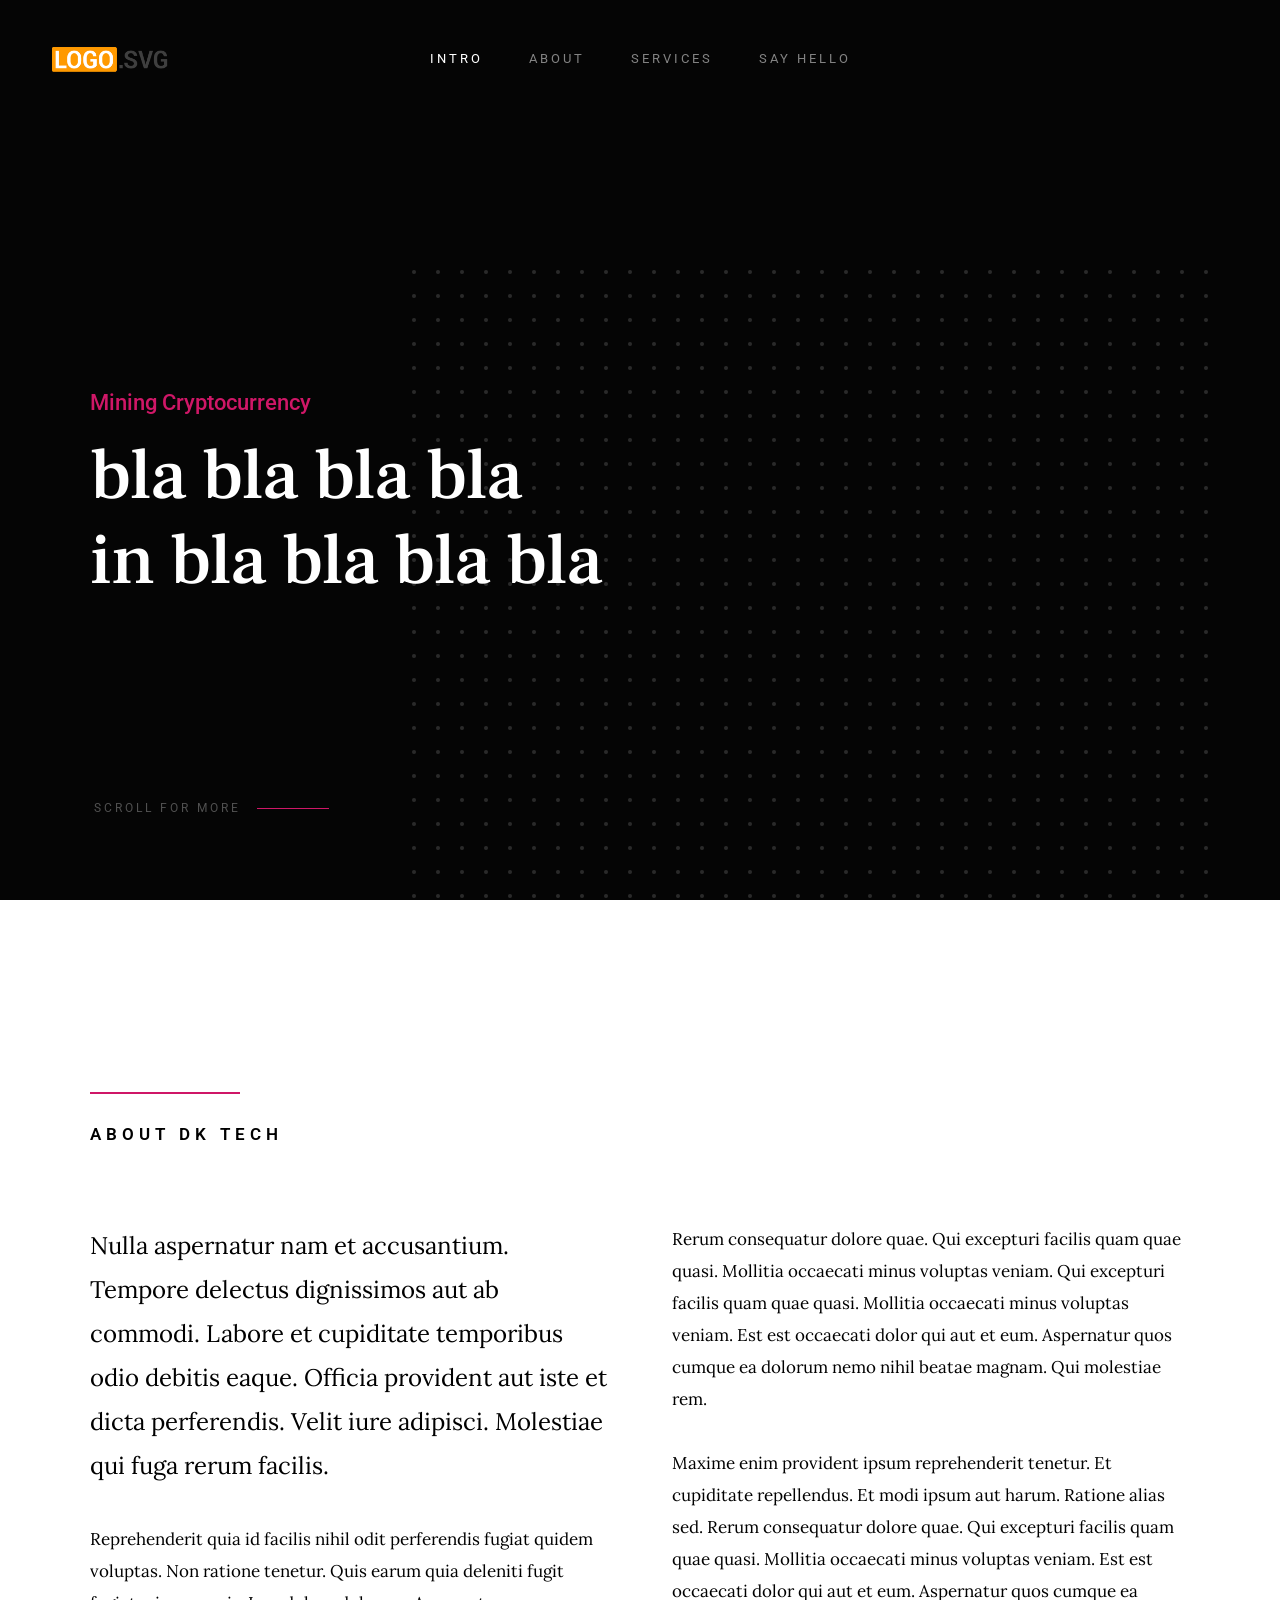
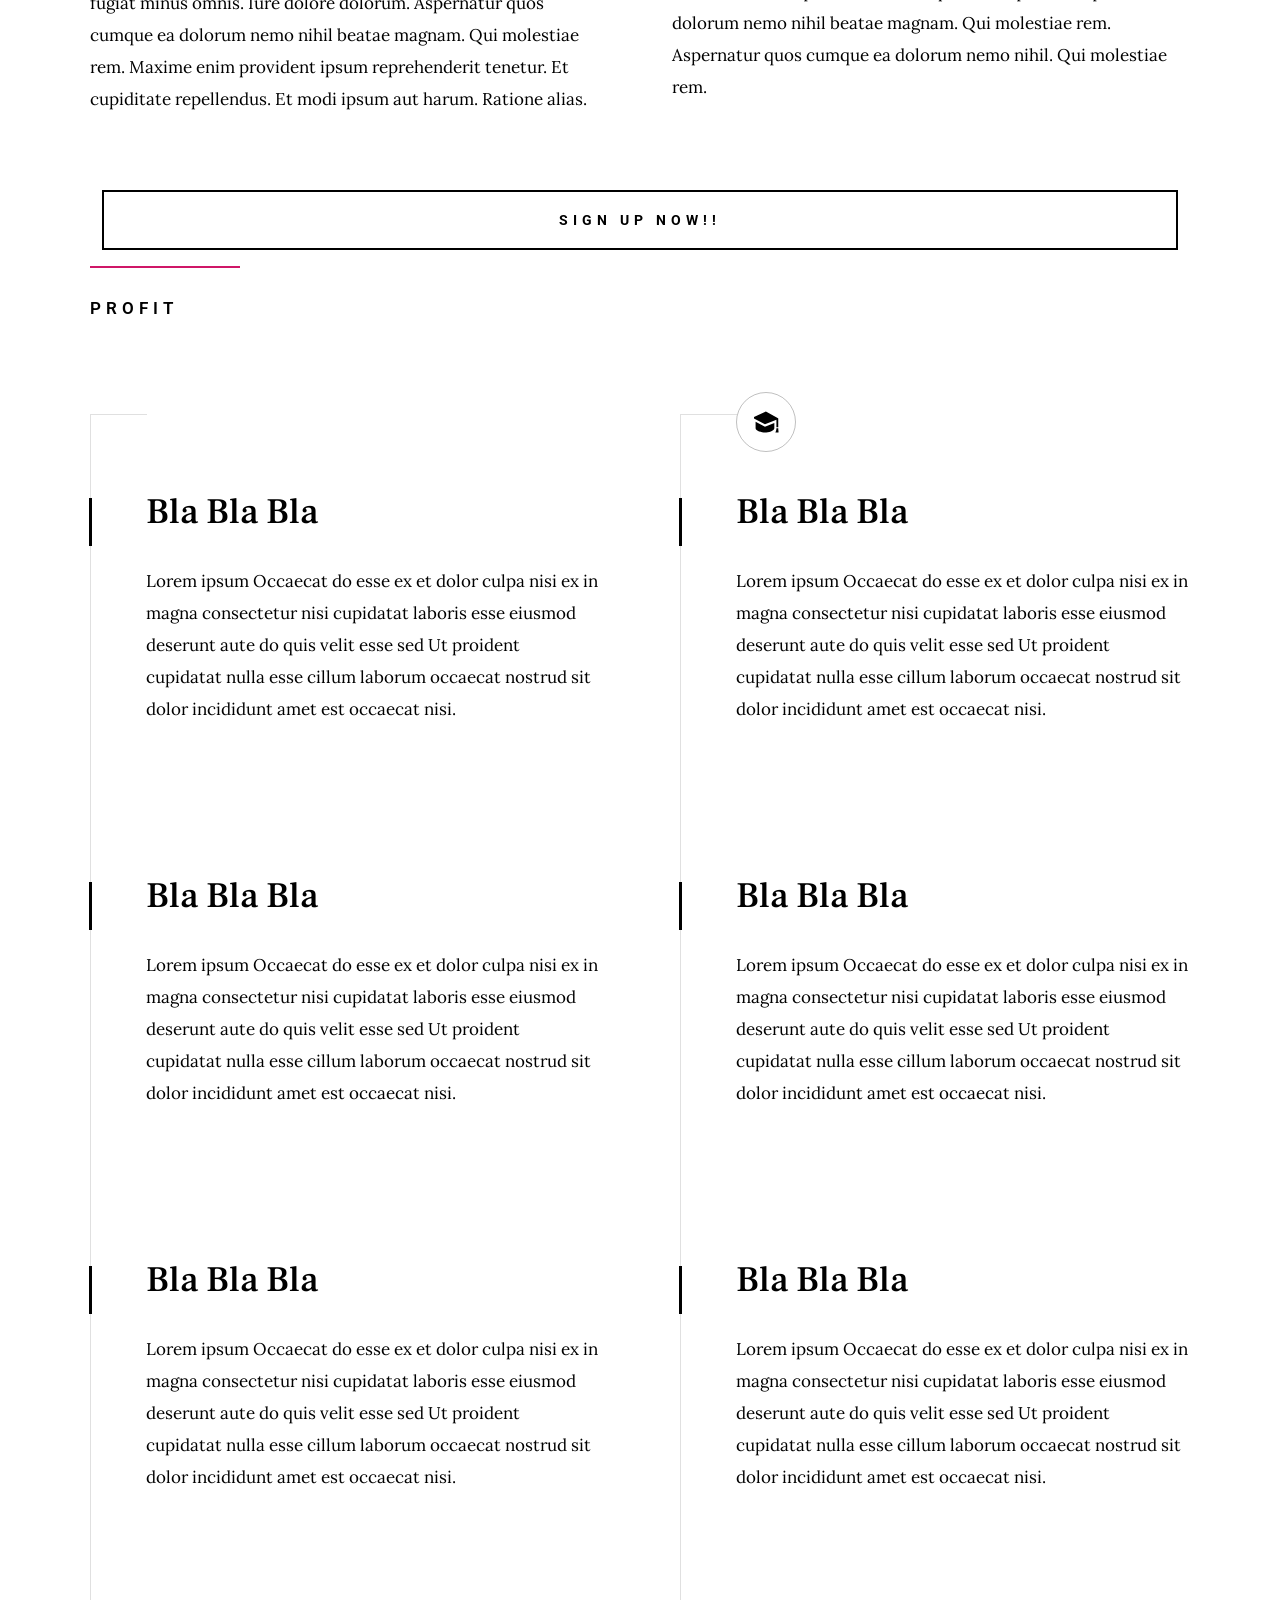
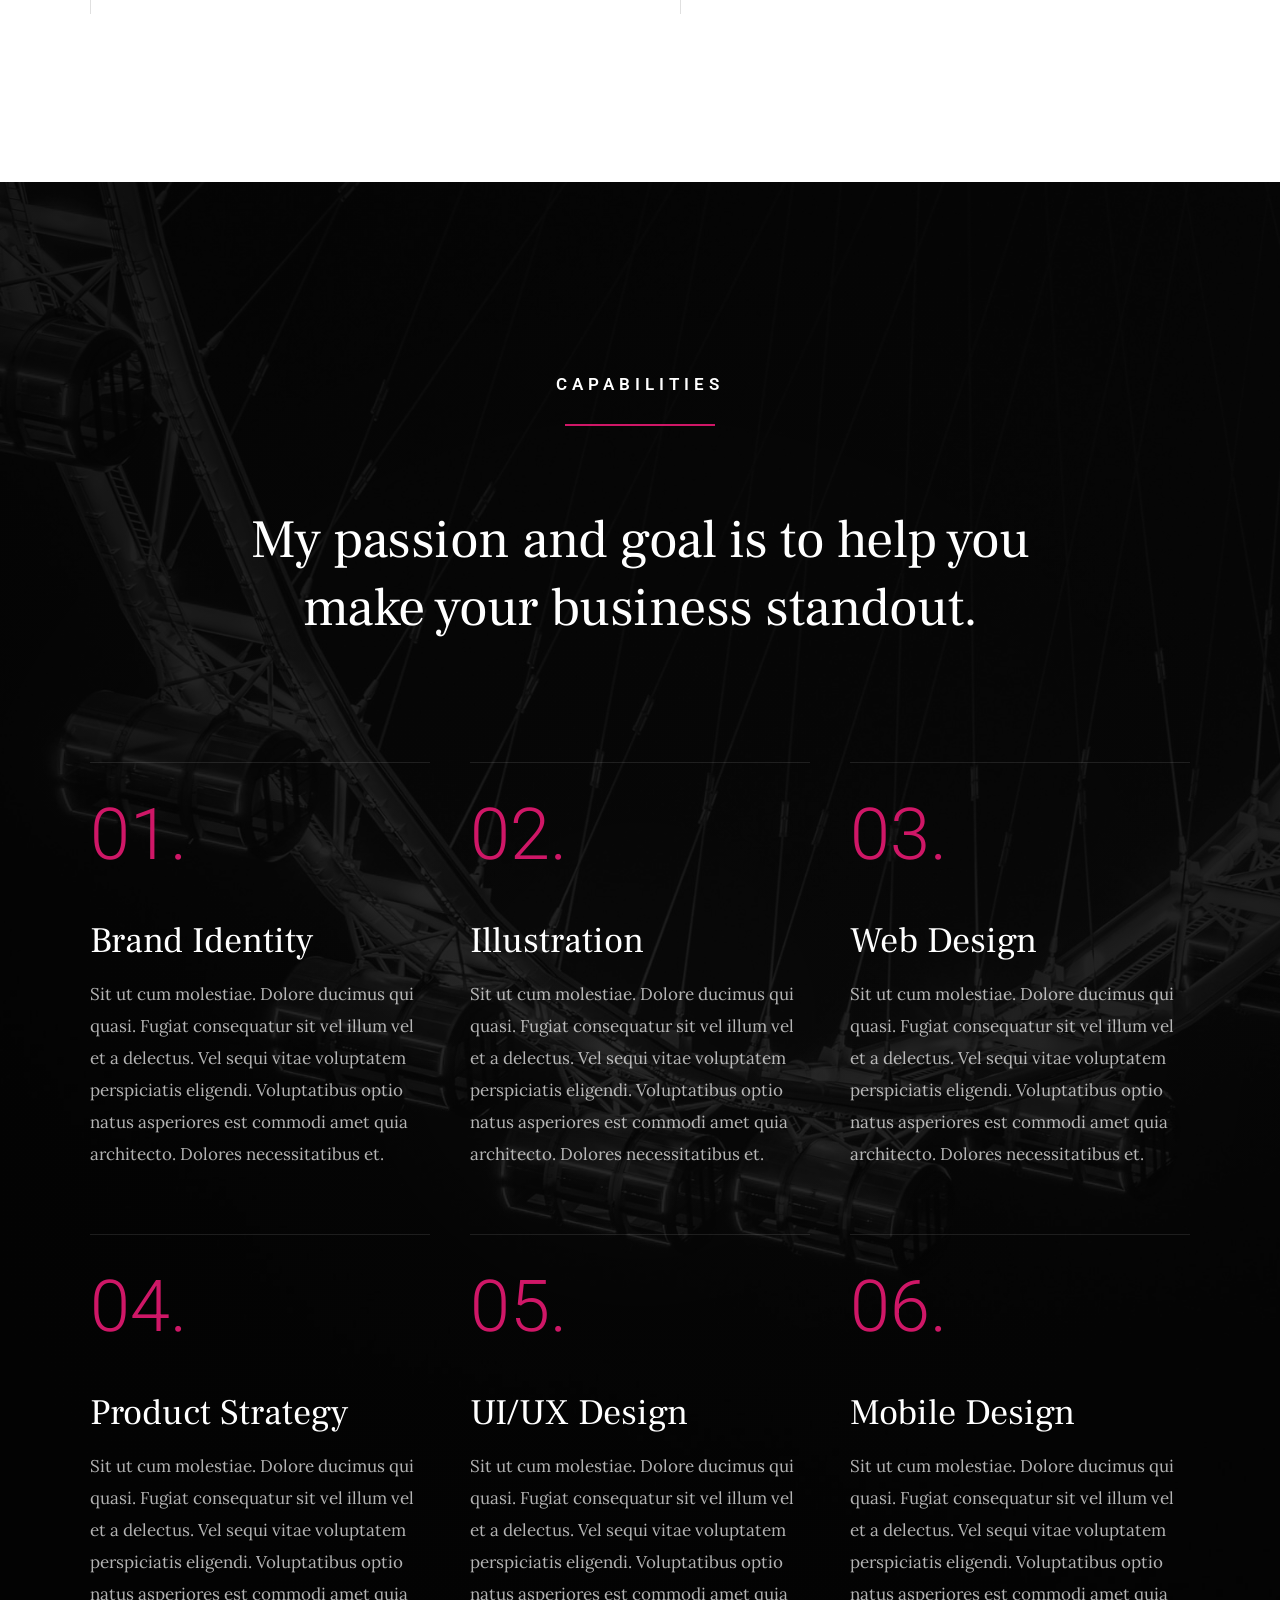
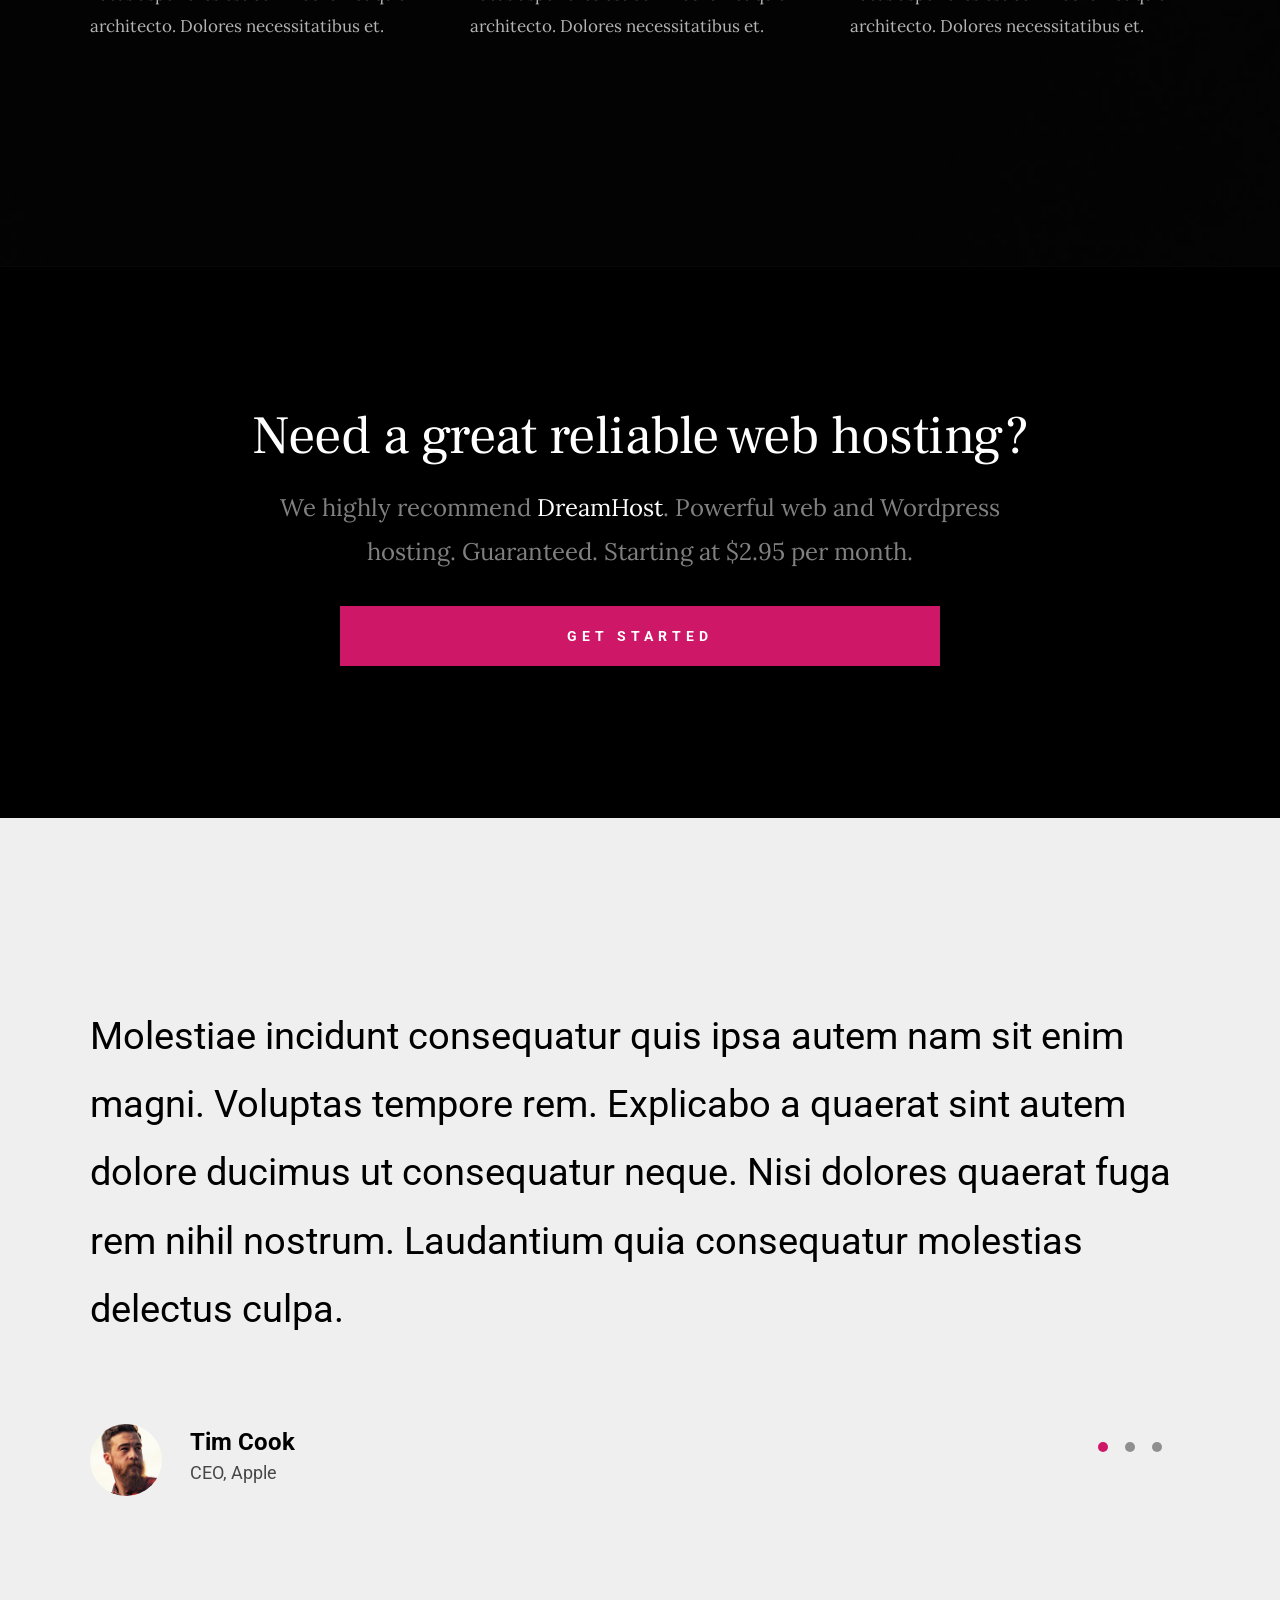
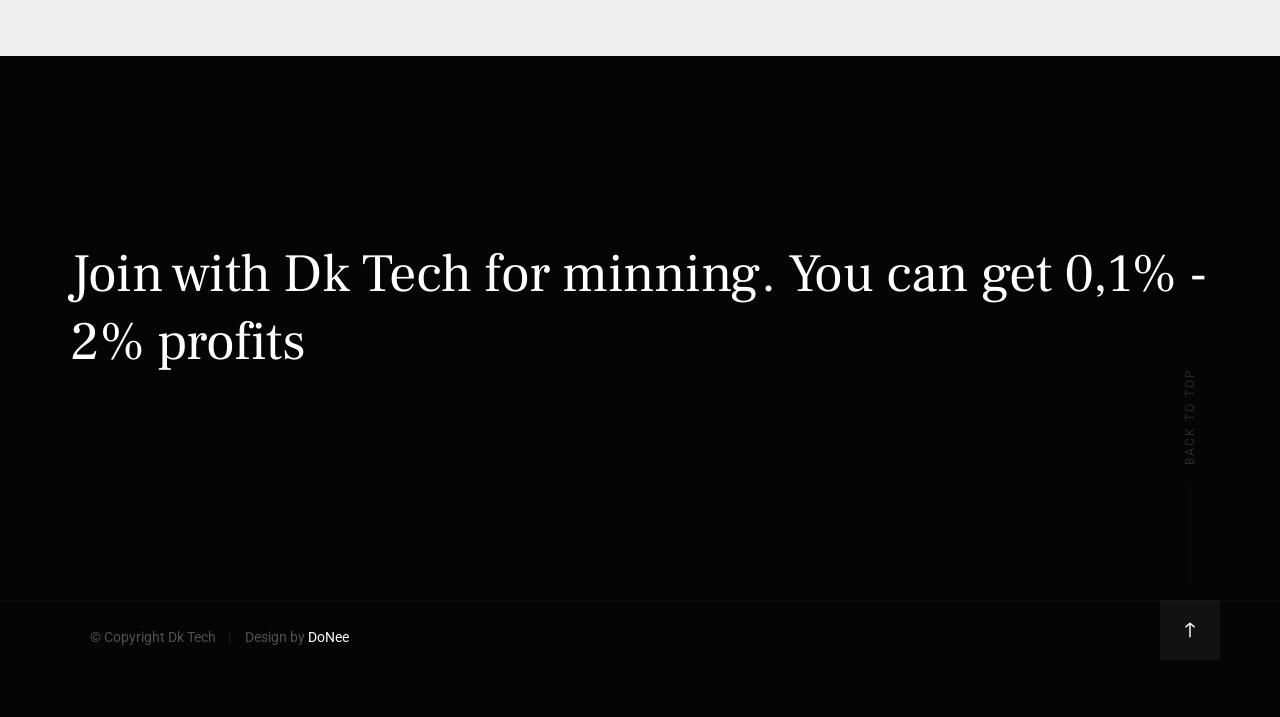
<file: index.html>
<!DOCTYPE html>
<html class="no-js" lang="en">
<head>

    <!--- basic page needs
    ================================================== -->
    <meta charset="utf-8">
    <title>Dk Tech</title>
    <meta name="description" content="">
    <meta name="author" content="">

    <!-- mobile specific metas
    ================================================== -->
    <meta name="viewport" content="width=device-width, initial-scale=1">

    <!-- CSS
    ================================================== -->
    <link rel="stylesheet" href="css/base.css">
    <link rel="stylesheet" href="css/vendor.css">
    <link rel="stylesheet" href="css/main.css">

    <!-- script
    ================================================== -->
    <script src="js/modernizr.js"></script>
    <script src="js/pace.min.js"></script>

    <!-- favicons
    ================================================== -->
    <link rel="apple-touch-icon" sizes="180x180" href="apple-touch-icon.png">
    <link rel="icon" type="image/png" sizes="32x32" href="favicon-32x32.png">
    <link rel="icon" type="image/png" sizes="16x16" href="favicon-16x16.png">
    <link rel="manifest" href="site.webmanifest">

</head>

<body id="top">

    <div id="preloader">
        <div id="loader"></div>
    </div>

    <!-- site header
    ================================================== -->
    <header class="s-header">

        <div class="header-logo">
            <a class="site-logo" href="index.html">
                <img src="images/logo1.png" alt="Homepage">
            </a>
        </div>

        <nav class="header-nav-wrap">
            <ul class="header-main-nav">
                <li class="current"><a class="smoothscroll" href="#intro" title="intro">Intro</a></li>
                <li><a class="smoothscroll" href="#about" title="about">About</a></li>
                <li><a class="smoothscroll" href="#services" title="services">Services</a></li>
                <li><a class="smoothscroll" href="#contact" title="contact us">Say Hello</a></li>	
            </ul>

           <!--  <ul class="header-social">
                <li><a href="#0"><i class="fab fa-facebook-f" aria-hidden="true"></i></a></li>
                <li><a href="#0"><i class="fab fa-twitter" aria-hidden="true"></i></a></li>
                <li><a href="#0"><i class="fab fa-dribbble" aria-hidden="true"></i></a></li>
                <li><a href="#0"><i class="fab fa-behance" aria-hidden="true"></i></a></li>
            </ul> -->
        </nav>

        <a class="header-menu-toggle" href="#"><span>Menu</span></a>

    </header> <!-- end s-header -->


    <!-- intro
    ================================================== -->
    <section id="intro" class="s-intro target-section">

        <div class="row intro-content">

            <div class="column large-9 mob-full intro-text">
                <h3>Mining Cryptocurrency</h3>
                <h1>
                    bla bla bla bla <br>
                    in bla bla bla bla <br>
                </h1>
            </div>

            <div class="intro-scroll">
                <a href="#about" class="intro-scroll-link smoothscroll">
                    Scroll For More
                </a>
            </div>

            <div class="intro-grid"></div>
            <div class="intro-pic"></div>

        </div> <!-- end row -->

    </section> <!-- end intro -->


    <!-- about
    ================================================== -->
    <section id="about" class="s-about target-section">

        <div class="about-me">

            <div class="row heading-block" data-aos="fade-up">
                <div class="column large-full">
                    <h2 class="section-heading">About Dk Tech</h2>
                </div>
            </div>

            <div class="row about-me__content" data-aos="fade-up">
                <div class="column large-full about-me__text">
                    <p class="lead">
                    Nulla aspernatur nam et accusantium. Tempore delectus dignissimos aut
                    ab commodi. Labore et cupiditate temporibus odio debitis eaque. 
                    Officia provident aut iste et dicta perferendis. Velit iure adipisci. 
                    Molestiae qui fuga rerum facilis.
                    </p>

                    <p>
                    Reprehenderit quia id facilis nihil odit perferendis fugiat quidem voluptas. 
                    Non ratione tenetur. Quis earum quia deleniti fugit fugiat minus omnis. 
                    Iure dolore dolorum. Aspernatur quos cumque ea dolorum nemo nihil 
                    beatae magnam. Qui molestiae rem. Maxime enim provident ipsum reprehenderit tenetur. Et cupiditate 
                    repellendus. Et modi ipsum aut harum. Ratione alias.
                    </p>

                    <p>
                    Rerum consequatur dolore quae.
                    Qui excepturi facilis quam quae quasi. Mollitia occaecati minus voluptas veniam.
                    Qui excepturi facilis quam quae quasi. Mollitia occaecati minus voluptas veniam. Est est occaecati dolor 
                    qui aut et eum. Aspernatur quos cumque ea dolorum nemo nihil 
                    beatae magnam. Qui molestiae rem.
                    </p>

                    <p>
                    Maxime enim provident ipsum reprehenderit tenetur. Et cupiditate 
                    repellendus. Et modi ipsum aut harum. Ratione alias sed. Rerum 
                    consequatur dolore quae. Qui excepturi facilis quam quae quasi. 
                    Mollitia occaecati minus voluptas veniam. Est est occaecati dolor 
                    qui aut et eum. Aspernatur quos cumque ea dolorum nemo nihil 
                    beatae magnam. Qui molestiae rem. Aspernatur quos cumque ea dolorum 
                    nemo nihil. Qui molestiae rem.
                    </p>
                </div>
            </div>
    
            <div class="row about-me__buttons">
                <div class="column tab-full" data-aos="fade-up">
                    <a href="signup.php" class="btn btn--stroke full-width">Sign Up NOW!!</a>
                </div>

        </div> <!-- end about-me -->

        <div class="about-experience">

            <div class="row heading-block" data-aos="fade-up">
                <div class="column large-full">
                    <h2 class="section-heading">Profit</h2>
                </div>
            </div>

            <div class="row about-experience__timeline">

                <div class="column large-half tab-full" data-aos="fade-up">
                    <div class="timeline">

                        <!-- <div class="timeline__icon-wrap">
                            <span class="timeline__icon timeline__icon--work"></span>
                        </div>
 -->
                        <div class="timeline__block">
                            <div class="timeline__bullet"></div>
                            <div class="timeline__header">
                                <h3 class="item-title">Bla Bla Bla</h3>
                            </div>
                            <div class="timeline__desc">
                                <p>Lorem ipsum Occaecat do esse ex et dolor culpa nisi ex in magna consectetur nisi cupidatat laboris esse eiusmod deserunt aute do quis velit esse sed Ut proident cupidatat nulla esse cillum laborum occaecat nostrud sit dolor incididunt amet est occaecat nisi.</p>
                            </div>
                        </div>

                       <div class="timeline__block">
                            <div class="timeline__bullet"></div>
                            <div class="timeline__header">
                                <h3 class="item-title">Bla Bla Bla</h3>
                            </div>
                            <div class="timeline__desc">
                                <p>Lorem ipsum Occaecat do esse ex et dolor culpa nisi ex in magna consectetur nisi cupidatat laboris esse eiusmod deserunt aute do quis velit esse sed Ut proident cupidatat nulla esse cillum laborum occaecat nostrud sit dolor incididunt amet est occaecat nisi.</p>
                            </div>
                        </div>

                        <div class="timeline__block">
                            <div class="timeline__bullet"></div>
                            <div class="timeline__header">
                                <h3 class="item-title">Bla Bla Bla</h3>
                            </div>
                            <div class="timeline__desc">
                                <p>Lorem ipsum Occaecat do esse ex et dolor culpa nisi ex in magna consectetur nisi cupidatat laboris esse eiusmod deserunt aute do quis velit esse sed Ut proident cupidatat nulla esse cillum laborum occaecat nostrud sit dolor incididunt amet est occaecat nisi.</p>
                            </div>
                        </div>
                    </div>
                </div>

                <div class="column large-half tab-full" data-aos="fade-up">
                    <div class="timeline">

                        <div class="timeline__icon-wrap">
                            <span class="timeline__icon timeline__icon--education"></span>
                        </div>

                        <div class="timeline__block">
                            <div class="timeline__bullet"></div>
                            <div class="timeline__header">
                                <h3 class="item-title">Bla Bla Bla</h3>
                            </div>
                            <div class="timeline__desc">
                                <p>Lorem ipsum Occaecat do esse ex et dolor culpa nisi ex in magna consectetur nisi cupidatat laboris esse eiusmod deserunt aute do quis velit esse sed Ut proident cupidatat nulla esse cillum laborum occaecat nostrud sit dolor incididunt amet est occaecat nisi.</p>
                            </div>
                        </div>

                        <div class="timeline__block">
                            <div class="timeline__bullet"></div>
                            <div class="timeline__header">
                                <h3 class="item-title">Bla Bla Bla</h3>
                            </div>
                            <div class="timeline__desc">
                                <p>Lorem ipsum Occaecat do esse ex et dolor culpa nisi ex in magna consectetur nisi cupidatat laboris esse eiusmod deserunt aute do quis velit esse sed Ut proident cupidatat nulla esse cillum laborum occaecat nostrud sit dolor incididunt amet est occaecat nisi.</p>
                            </div>
                        </div>

                    <div class="timeline__block">
                            <div class="timeline__bullet"></div>
                            <div class="timeline__header">
                                <h3 class="item-title">Bla Bla Bla</h3>
                            </div>
                            <div class="timeline__desc">
                                <p>Lorem ipsum Occaecat do esse ex et dolor culpa nisi ex in magna consectetur nisi cupidatat laboris esse eiusmod deserunt aute do quis velit esse sed Ut proident cupidatat nulla esse cillum laborum occaecat nostrud sit dolor incididunt amet est occaecat nisi.</p>
                            </div>
                        </div>

                    </div>
                </div>
            </div>

        </div> <!-- end about-experience -->

    </section> <!-- end s-about -->


    <!-- services
    ================================================== -->
    <section id="services" class="s-services ss-dark target-section">

        <div class="shadow-overlay"></div>

        <div class="row heading-block heading-block--center" data-aos="fade-up">
            <div class="column large-full">
                <h2 class="section-heading section-heading--centerbottom">Capabilities</h2>

                <p class="section-desc">
                    My passion and goal is to help you make your business standout.
                </p>
            </div>
        </div> <!-- end heading-block -->

        <div class="row services-list block-large-1-3 block-medium-1-2 block-tab-full">

            <div class="column item-service" data-aos="fade-up">
                <div class="item-service__content">
                    <h4 class="item-title">Brand Identity</h4>
                    <p>
                    Sit ut cum molestiae. Dolore ducimus qui quasi. Fugiat consequatur sit vel illum vel et 
                    a delectus. Vel sequi vitae voluptatem perspiciatis eligendi. Voluptatibus optio natus 
                    asperiores est commodi amet quia architecto. Dolores necessitatibus et.
                    </p>
                </div>
            </div>

            <div class="column item-service" data-aos="fade-up">
                <div class="item-service__content">
                    <h4 class="item-title">Illustration</h4>
                    <p>
                    Sit ut cum molestiae. Dolore ducimus qui quasi. Fugiat consequatur sit vel illum vel et 
                    a delectus. Vel sequi vitae voluptatem perspiciatis eligendi. Voluptatibus optio natus 
                    asperiores est commodi amet quia architecto. Dolores necessitatibus et.
                    </p>
                </div>
            </div>

            <div class="column item-service" data-aos="fade-up">
                <div class="item-service__content">
                    <h4 class="item-title">Web Design</h4>
                    <p>
                    Sit ut cum molestiae. Dolore ducimus qui quasi. Fugiat consequatur sit vel illum vel et 
                    a delectus. Vel sequi vitae voluptatem perspiciatis eligendi. Voluptatibus optio natus 
                    asperiores est commodi amet quia architecto. Dolores necessitatibus et.
                    </p>
                </div>
            </div>

            <div class="column item-service" data-aos="fade-up">
                <div class="item-service__content">
                    <h4 class="item-title">Product Strategy</h4>
                    <p>
                    Sit ut cum molestiae. Dolore ducimus qui quasi. Fugiat consequatur sit vel illum vel et 
                    a delectus. Vel sequi vitae voluptatem perspiciatis eligendi. Voluptatibus optio natus 
                    asperiores est commodi amet quia architecto. Dolores necessitatibus et.
                    </p>
                </div>
            </div>

            <div class="column item-service" data-aos="fade-up">
                <div class="item-service__content">
                    <h4 class="item-title">UI/UX Design</h4>
                    <p>
                    Sit ut cum molestiae. Dolore ducimus qui quasi. Fugiat consequatur sit vel illum vel et 
                    a delectus. Vel sequi vitae voluptatem perspiciatis eligendi. Voluptatibus optio natus 
                    asperiores est commodi amet quia architecto. Dolores necessitatibus et.
                    </p>
                </div>
            </div>

            <div class="column item-service" data-aos="fade-up">
                <div class="item-service__content">
                    <h4 class="item-title">Mobile Design</h4>
                    <p>
                    Sit ut cum molestiae. Dolore ducimus qui quasi. Fugiat consequatur sit vel illum vel et 
                    a delectus. Vel sequi vitae voluptatem perspiciatis eligendi. Voluptatibus optio natus 
                    asperiores est commodi amet quia architecto. Dolores necessitatibus et.
                    </p>
                </div>
            </div>

        </div> <!-- end services-list -->

    </section> <!-- end s-services -->


    <!-- CTA
    ================================================== -->
    <section class="s-cta ss-dark">

        <div class="row heading-block heading-block--center" data-aos="fade-up">
            <div class="column large-full">
                <h2 class="section-desc">
                    Need a great reliable web hosting?
                </h2>
            </div>
        </div> <!-- end heading-block -->

        <div class="row cta-content" data-aos="fade-up">
            <div class="column large-full">
                <p>
                We highly recommend <a href="https://www.dreamhost.com/r.cgi?287326">DreamHost</a>.
                Powerful web and Wordpress hosting. Guaranteed.
                Starting at $2.95 per month.
                </p>

                <a href="https://www.dreamhost.com/r.cgi?287326" class="btn full-width">Get Started</a>
            </div>
        </div> <!-- end ad-content -->

    </section> <!-- end s-cta -->


    <!-- testimonies
    ================================================== -->
    <section class="s-testimonials">
    
        <div class="row testimonials" data-aos="fade-up">

            <div class="column large-full testimonials__slider">

                <div class="testimonials__slide">
                    <p>Molestiae incidunt consequatur quis ipsa autem nam sit enim magni. Voluptas tempore rem. 
                    Explicabo a quaerat sint autem dolore ducimus ut consequatur neque.  Nisi dolores quaerat fuga rem nihil nostrum.
                    Laudantium quia consequatur molestias delectus culpa.</p>
                    <div class="testimonials__info">
                        <img src="images/avatars/user-02.jpg" alt="Author image" class="testimonials__avatar">
                        <cite class="testimonials__cite">
                            <strong>Tim Cook</strong>
                            <span>CEO, Apple</span>
                        </cite>
                    </div>
                </div> <!-- end testimonials__slide -->

                <div class="testimonials__slide">
                    <p>Excepturi nam cupiditate culpa doloremque deleniti repellat. Veniam quos repellat voluptas animi adipisci.
                    Nisi eaque consequatur. Voluptatem dignissimos ut ducimus accusantium perspiciatis.
                        Quasi voluptas eius distinctio. Atque eos maxime.</p>
                    <div class="testimonials__info">
                        <img src="images/avatars/user-01.jpg" alt="Author image" class="testimonials__avatar">
                        <cite class="testimonials__cite">
                            <strong>Sundar Pichai</strong>
                            <span>CEO, Google</span>
                        </cite>
                    </div>
                </div> <!-- end testimonials__slide -->

                <div class="testimonials__slide">
                    <p>Repellat dignissimos libero. Qui sed at corrupti expedita voluptas odit. Nihil ea quia nesciunt. Ducimus aut sed ipsam.  
                    Autem eaque officia cum exercitationem sunt voluptatum accusamus. Quasi voluptas eius distinctio.
                    Voluptatem dignissimos ut.</p>
                    <div class="testimonials__info">
                        <img src="images/avatars/user-04.jpg" alt="Author image" class="testimonials__avatar">
                        <cite class="testimonials__cite">
                            <strong>Satya Nadella</strong>
                            <span>CEO, Microsoft</span>
                        </cite>
                    </div>
                </div> <!-- end testimonials__slide -->
                
            </div> <!-- end testimonials__slider -->

       </div> <!-- end testimonials -->

    </section> <!-- end s-testimonials -->

    <!-- contact
    ================================================== -->
    <section id="contact" class="s-contact ss-dark target-section">

        <div class="row contact-main" data-aos="fade-up">
                <p class="section-desc">
                Join with Dk Tech for minning. You can get 0,1% - 2% profits
                </p>
            </div>
        </div>

        <div class="row contact-infos" data-aos="fade-up" data-aos-anchor=".contact-main">

        </div> <!-- end contact-infos -->

    </section> <!-- end s-contact -->


    <!-- footer
    ================================================== -->
    <footer>
        <div class="row">
            <div class="column large-full ss-copyright">
                <span>© Copyright Dk Tech</span> 
                <span>Design by <a href="https://www.instagram.com/1023.01">DoNee</a></span>
            </div>            

            <div class="ss-go-top">
                <a class="smoothscroll" title="Back to Top" href="#top"></a>
            </div>
        </div>
    </footer>


    <!-- photoswipe background
    ================================================== -->
    <div aria-hidden="true" class="pswp" role="dialog" tabindex="-1">

        <div class="pswp__bg"></div>
        <div class="pswp__scroll-wrap">

            <div class="pswp__container">
                <div class="pswp__item"></div>
                <div class="pswp__item"></div>
                <div class="pswp__item"></div>
            </div>

            <div class="pswp__ui pswp__ui--hidden">
                <div class="pswp__top-bar">
                    <div class="pswp__counter"></div><button class="pswp__button pswp__button--close" title="Close (Esc)"></button> <button class="pswp__button pswp__button--share" title=
                    "Share"></button> <button class="pswp__button pswp__button--fs" title="Toggle fullscreen"></button> <button class="pswp__button pswp__button--zoom" title=
                    "Zoom in/out"></button>
                    <div class="pswp__preloader">
                        <div class="pswp__preloader__icn">
                            <div class="pswp__preloader__cut">
                                <div class="pswp__preloader__donut"></div>
                            </div>
                        </div>
                    </div>
                </div>
                <div class="pswp__share-modal pswp__share-modal--hidden pswp__single-tap">
                    <div class="pswp__share-tooltip"></div>
                </div><button class="pswp__button pswp__button--arrow--left" title="Previous (arrow left)"></button> <button class="pswp__button pswp__button--arrow--right" title=
                "Next (arrow right)"></button>
                <div class="pswp__caption">
                    <div class="pswp__caption__center"></div>
                </div>
            </div>

        </div>

    </div><!-- end photoSwipe background -->


    <!-- Java Script
    ================================================== -->
    <script src="js/jquery-3.2.1.min.js"></script>
    <script src="js/plugins.js"></script>
    <script src="js/main.js"></script>

</body>
</file>
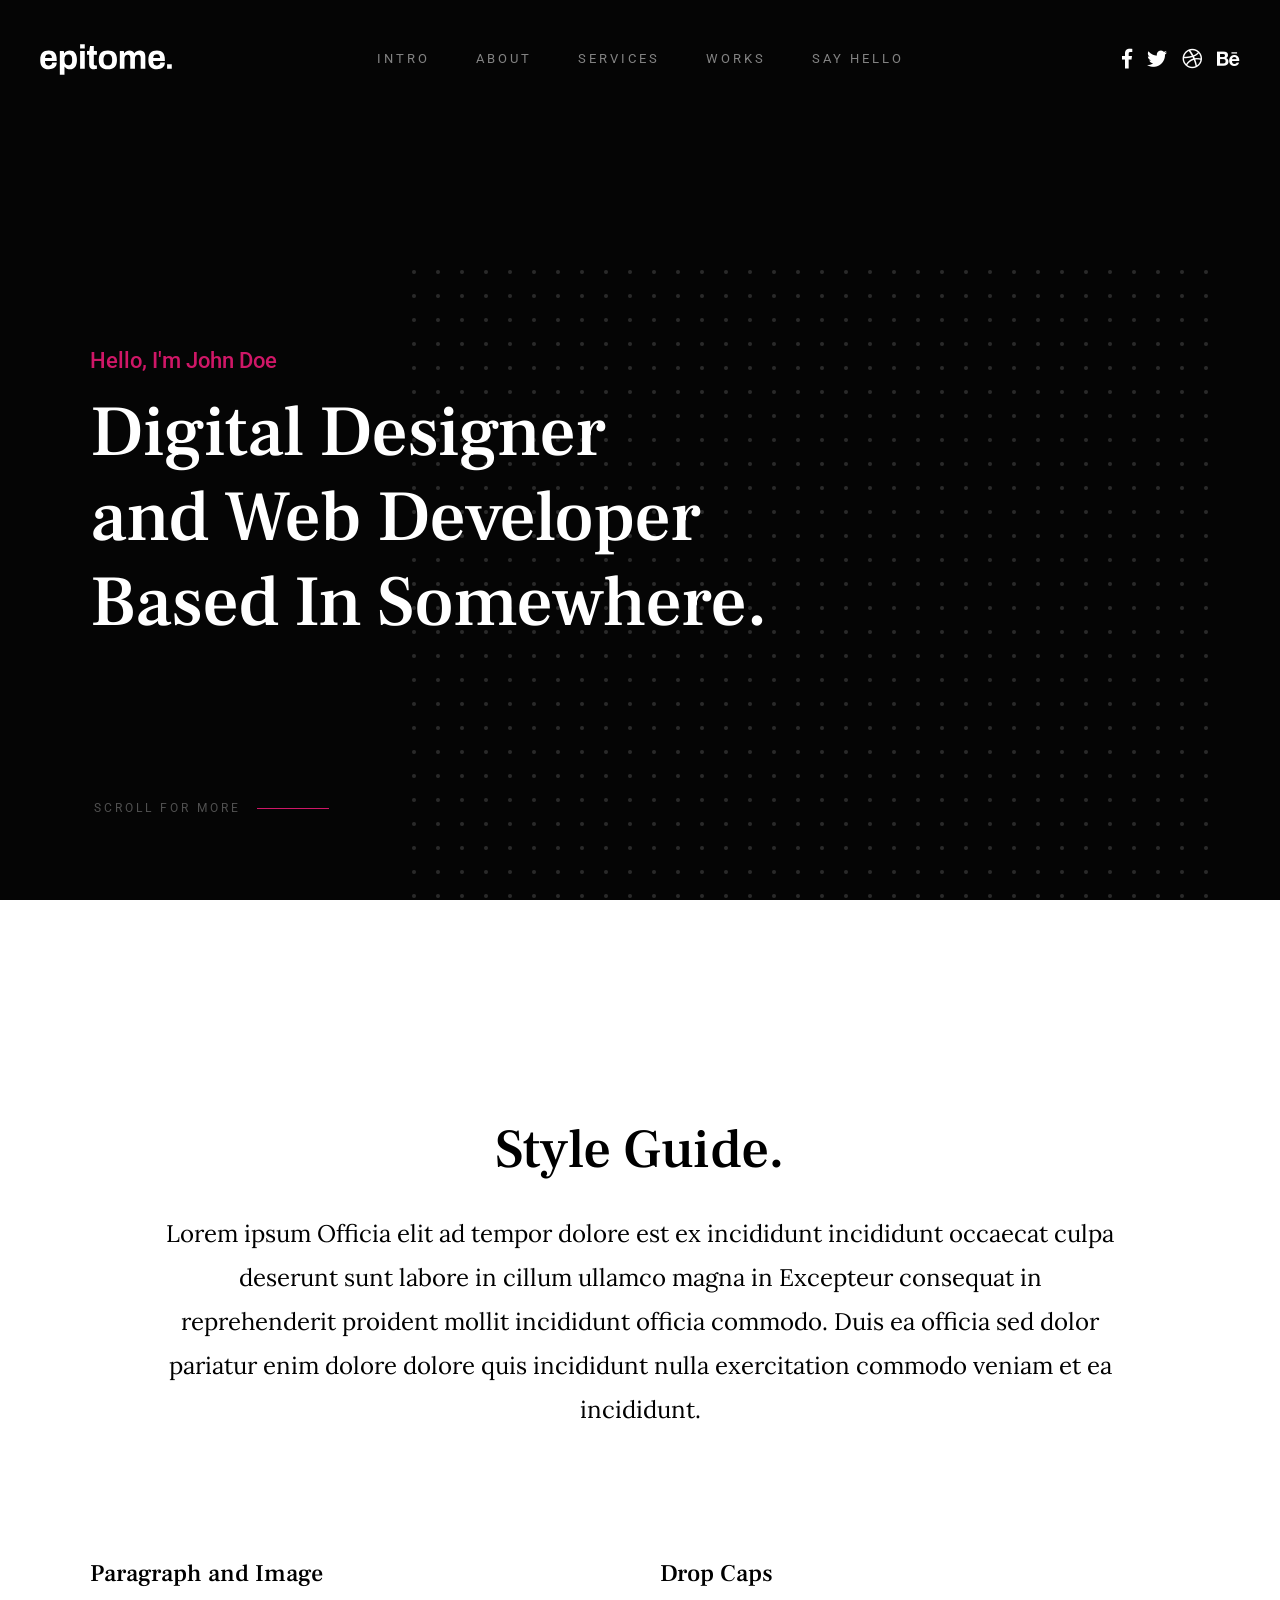
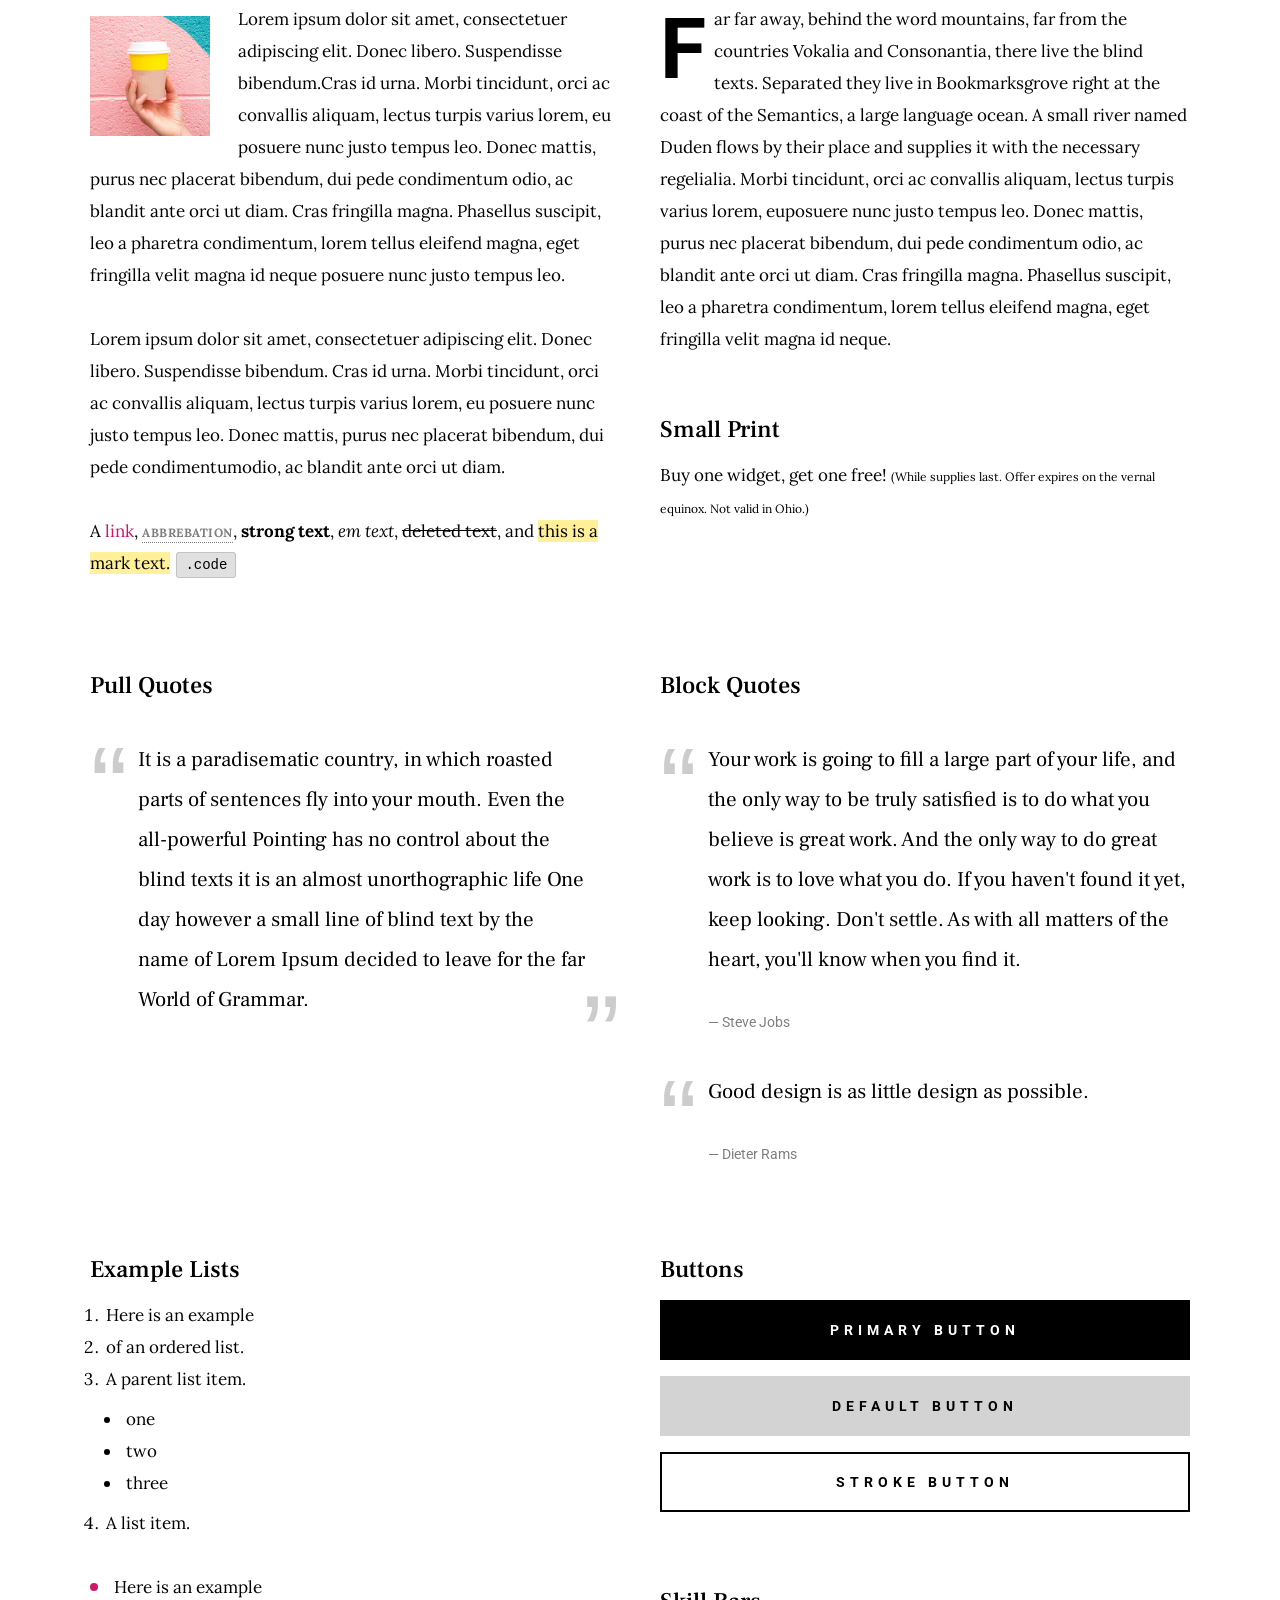
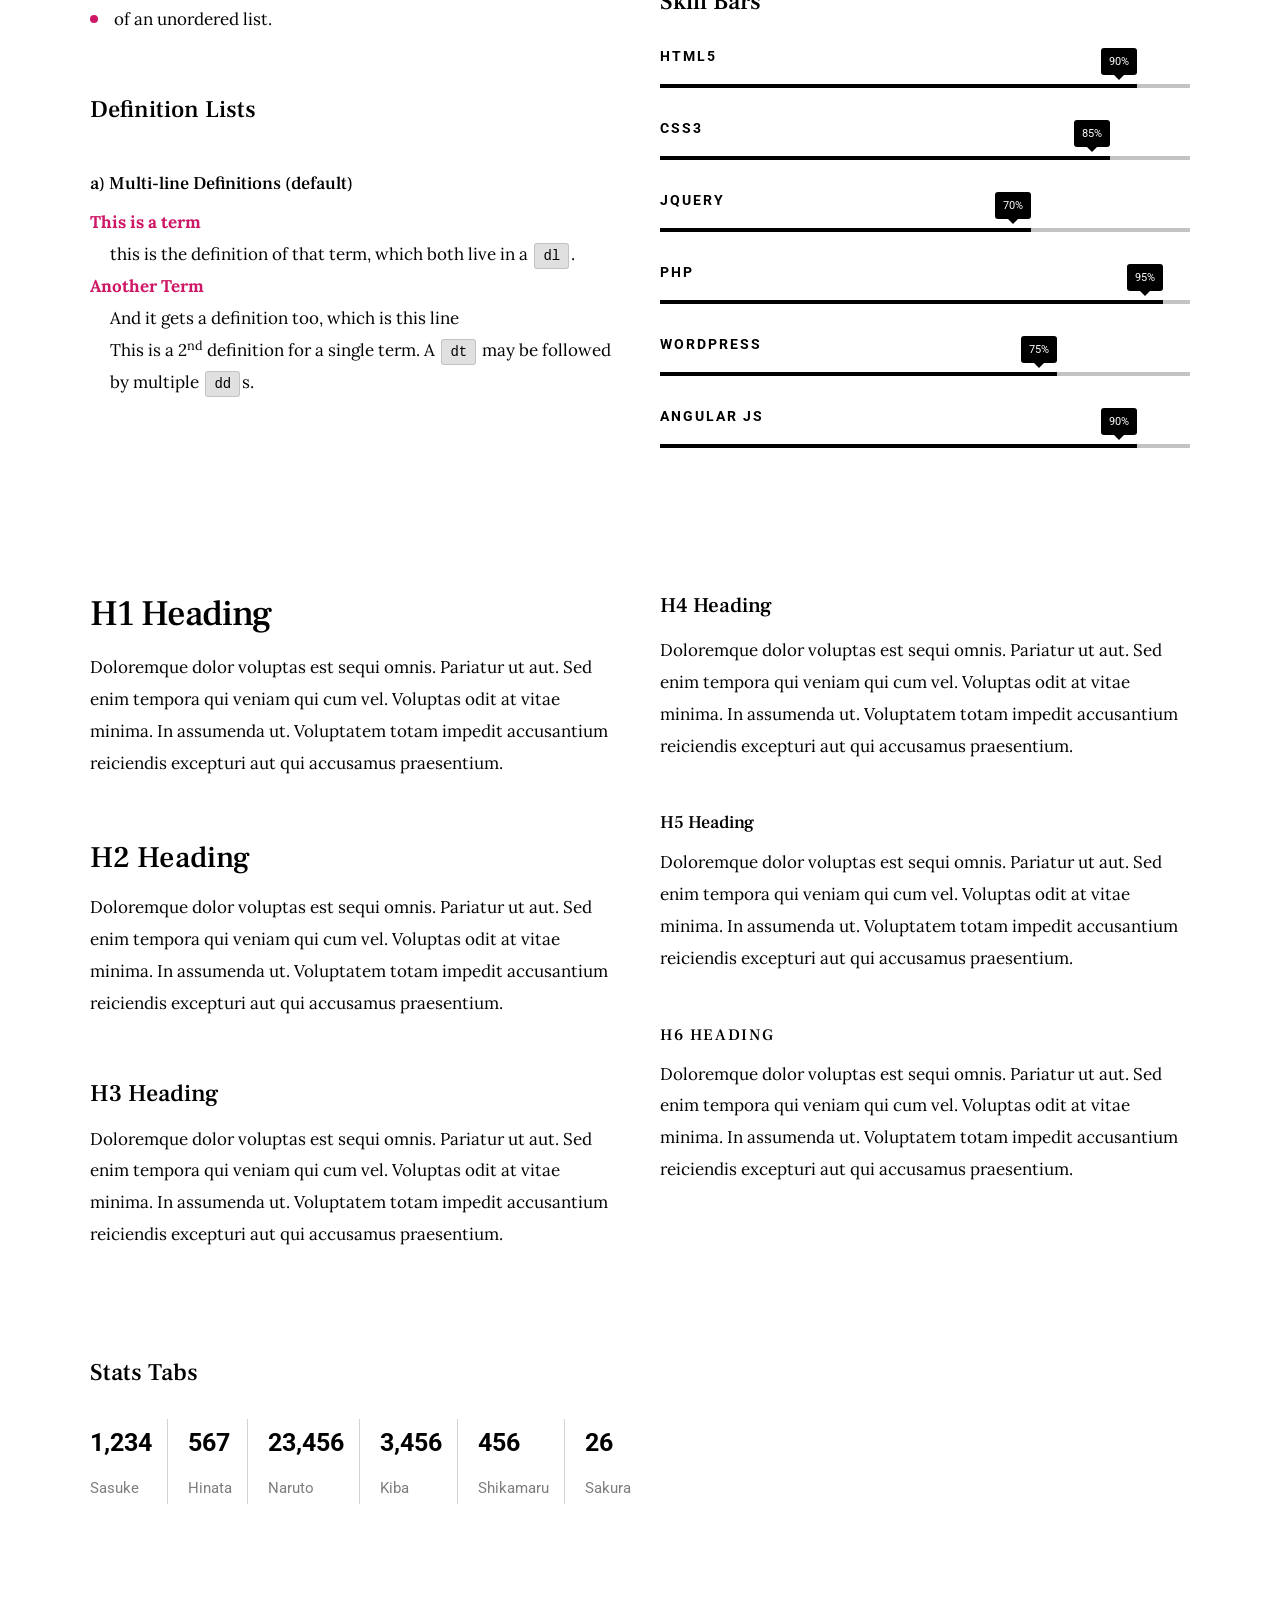
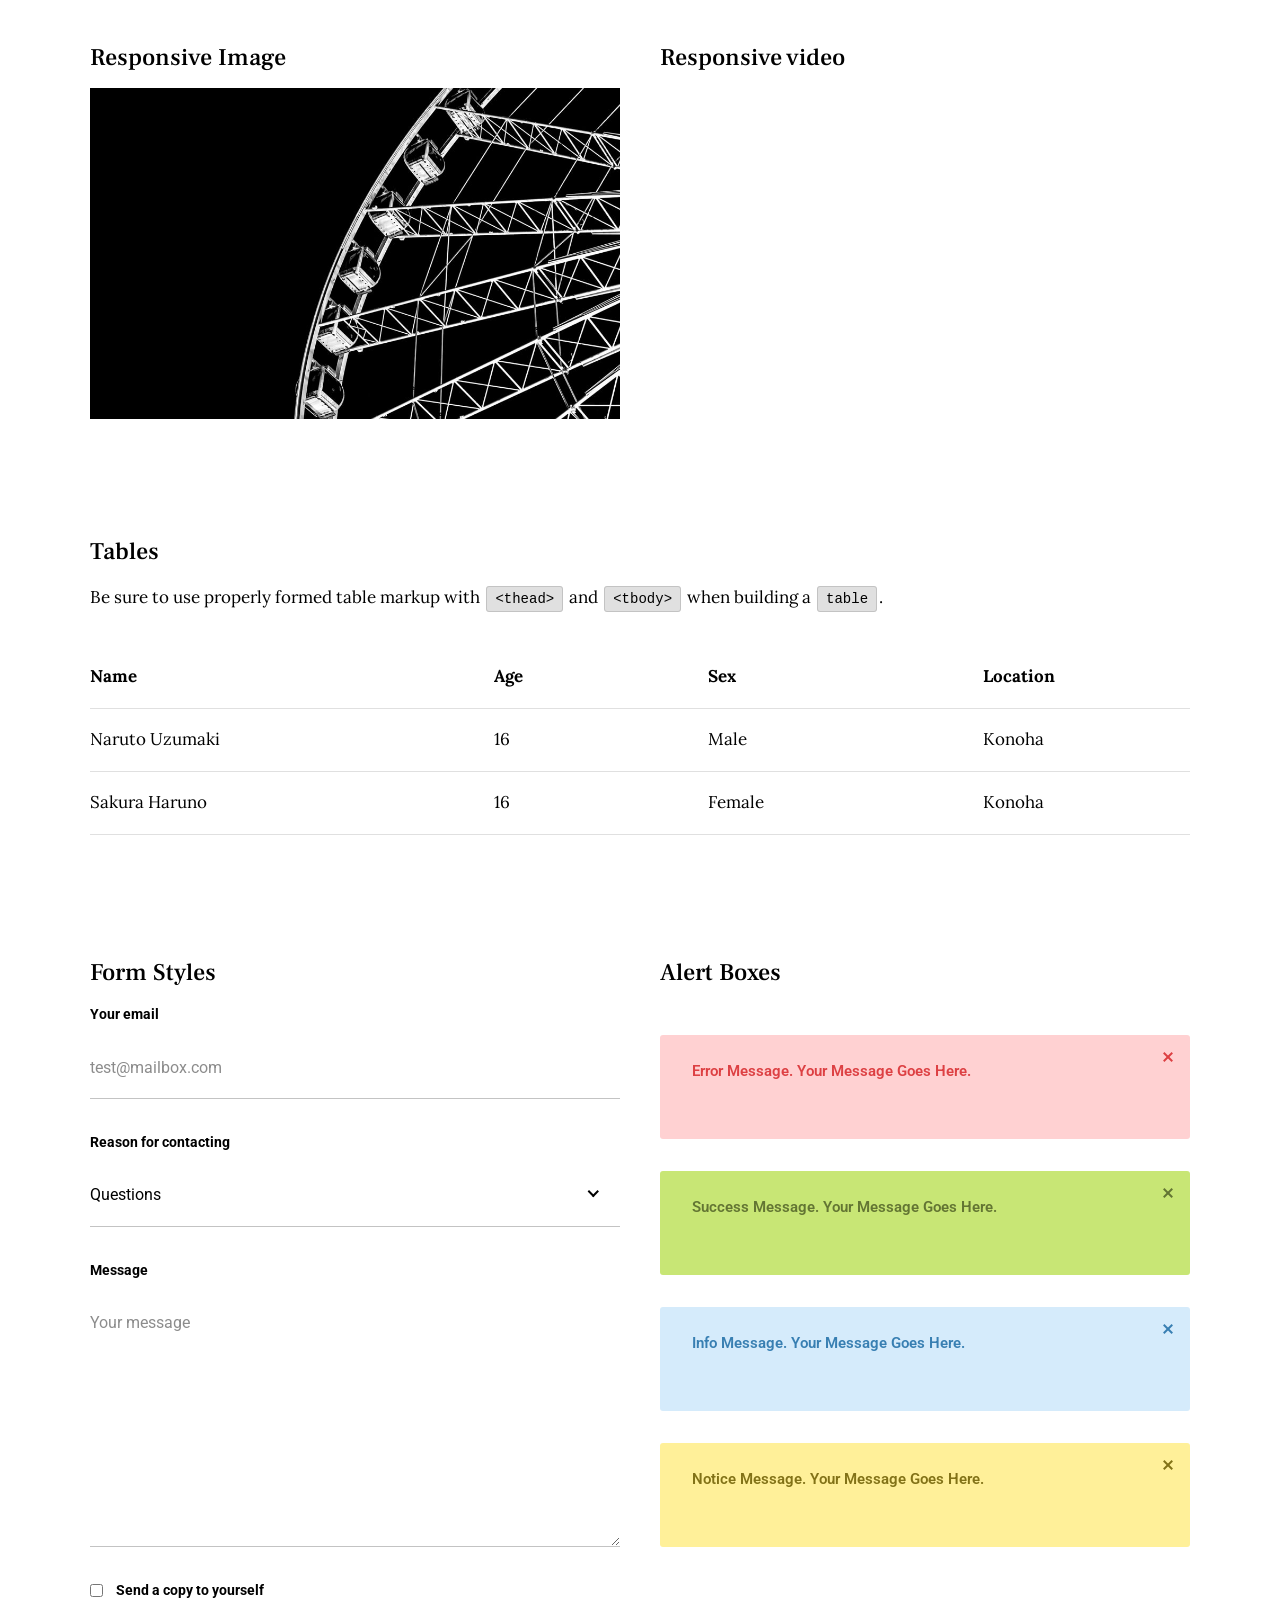
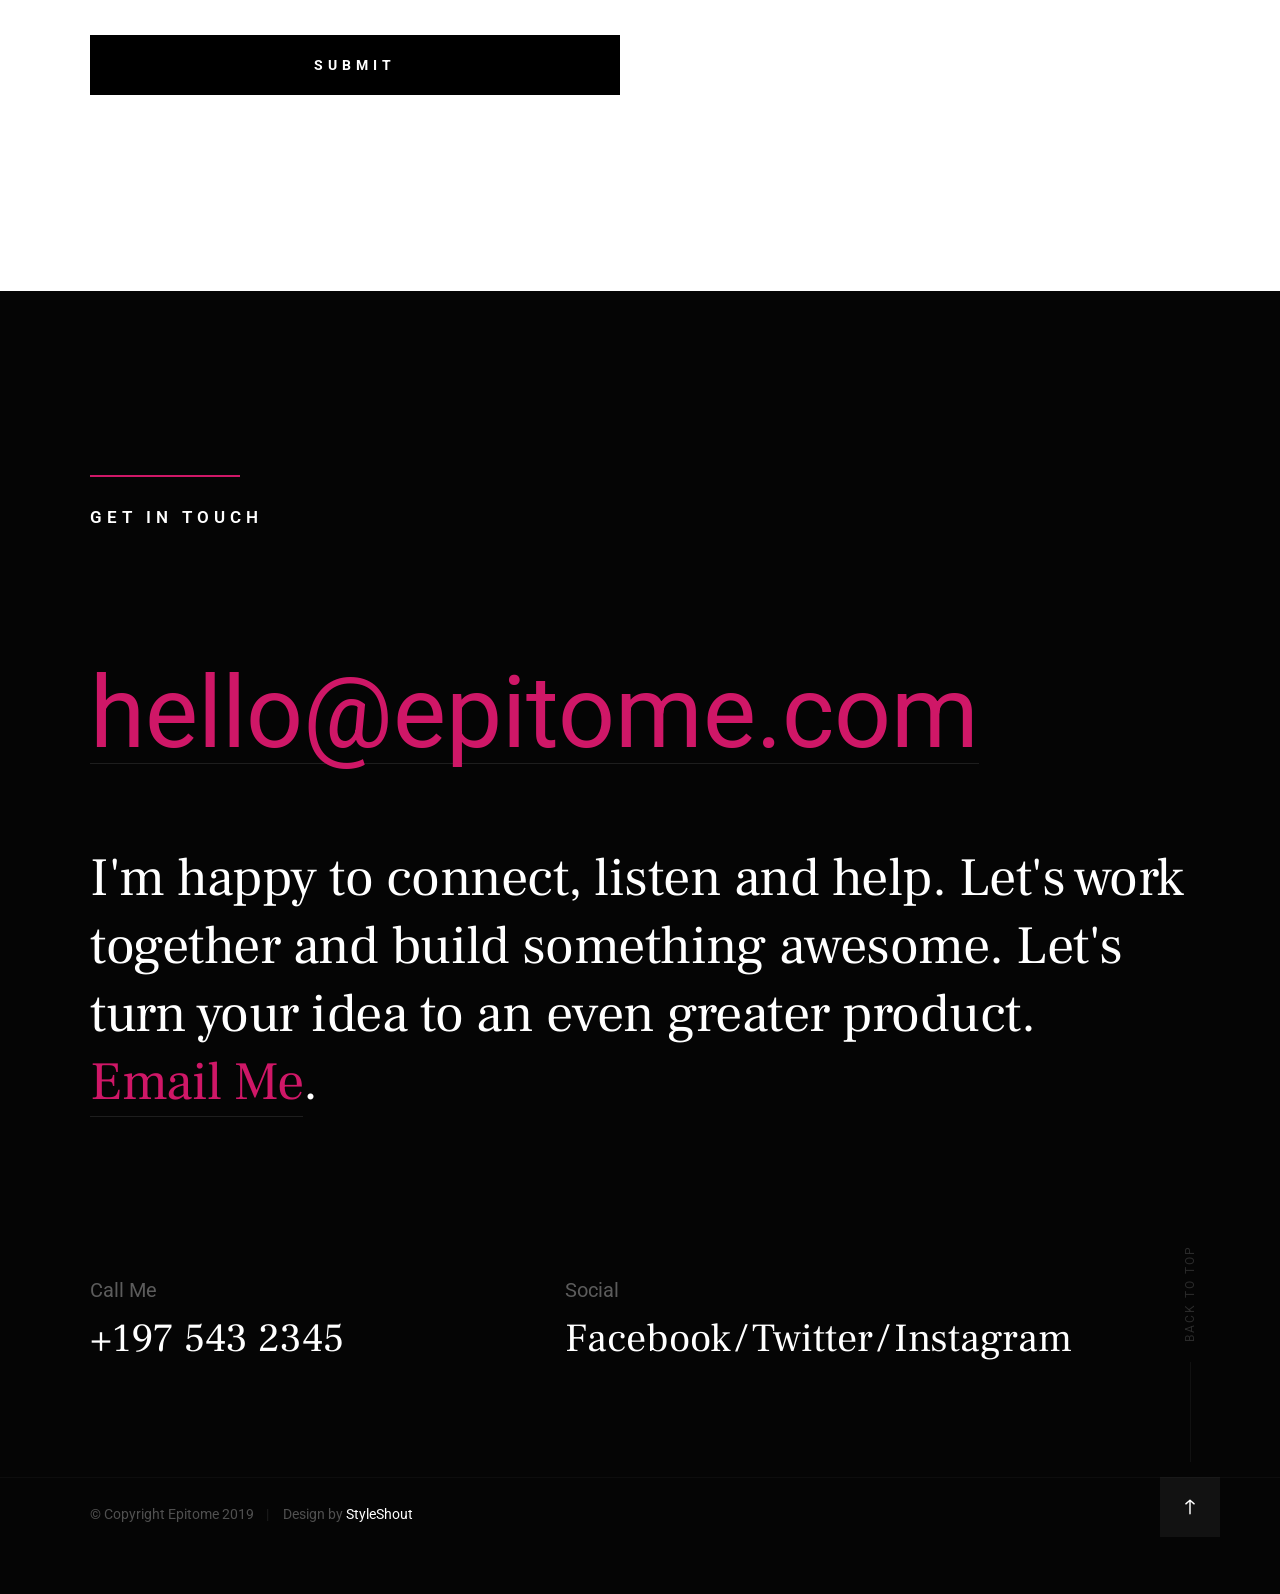
<file: styles.html>
<!DOCTYPE html>
<html class="no-js" lang="en">
<head>

    <!--- basic page needs
    ================================================== -->
    <meta charset="utf-8">
    <title>Epitome - Styles</title>
    <meta name="description" content="">
    <meta name="author" content="">

    <!-- mobile specific metas
    ================================================== -->
    <meta name="viewport" content="width=device-width, initial-scale=1">

    <!-- CSS
    ================================================== -->
    <link rel="stylesheet" href="css/base.css">
    <link rel="stylesheet" href="css/vendor.css">
    <link rel="stylesheet" href="css/main.css">

    <style type="text/css" media="screen">
        .s-styles { 
            background-color: #ffffff;
            padding-top: 21.6rem;
            padding-bottom: 14.8rem;
        }

        .display-1 {
            font-family: "Frank Ruhl Libre", serif;
            font-size: 5.5rem;
            line-height: 1.236;
            letter-spacing: -0.03rem;
            margin-top: 0;
            margin-bottom: 2.8rem;
        }
    </style>

    <!-- script
    ================================================== -->
    <script src="js/modernizr.js"></script>
    <script src="js/pace.min.js"></script>

    <!-- favicons
    ================================================== -->
    <link rel="apple-touch-icon" sizes="180x180" href="apple-touch-icon.png">
    <link rel="icon" type="image/png" sizes="32x32" href="favicon-32x32.png">
    <link rel="icon" type="image/png" sizes="16x16" href="favicon-16x16.png">
    <link rel="manifest" href="site.webmanifest">

</head>

<body id="top">

    <div id="preloader">
        <div id="loader"></div>
    </div>

    <!-- site header
    ================================================== -->
    <header class="s-header">

        <div class="header-logo">
            <a class="site-logo" href="index.html">
                <img src="images/logo.svg" alt="Homepage">
            </a>
        </div>

        <nav class="header-nav-wrap">
            <ul class="header-main-nav">
                <li class="current"><a href="index.html#intro" title="intro">Intro</a></li>
                <li><a href="index.html#about" title="about">About</a></li>
                <li><a href="index.html#services" title="services">Services</a></li>
                <li><a href="index.html#works" title="works">Works</a></li>
                <li><a class="smoothscroll" href="#contact" title="contact us">Say Hello</a></li>	
            </ul>

            <ul class="header-social">
                <li><a href="#0"><i class="fab fa-facebook-f" aria-hidden="true"></i></a></li>
                <li><a href="#0"><i class="fab fa-twitter" aria-hidden="true"></i></a></li>
                <li><a href="#0"><i class="fab fa-dribbble" aria-hidden="true"></i></a></li>
                <li><a href="#0"><i class="fab fa-behance" aria-hidden="true"></i></a></li>
            </ul>
        </nav>

        <a class="header-menu-toggle" href="#"><span>Menu</span></a>

    </header> <!-- end s-header -->


    <!-- intro
    ================================================== -->
    <section id="intro" class="s-intro target-section">

        <div class="row intro-content">

            <div class="column large-9 mob-full intro-text">
                <h3>Hello, I'm John Doe</h3>
                <h1>
                    Digital Designer <br>
                    and Web Developer <br>
                    Based In Somewhere.
                </h1>
            </div>

            <div class="intro-scroll">
                <a href="#styles" class="intro-scroll-link smoothscroll">
                    Scroll For More
                </a>
            </div>

            <div class="intro-grid"></div>
            <div class="intro-pic"></div>

        </div> <!-- end row -->

    </section> <!-- end intro -->


    <!-- styles
    ================================================== -->
    <section id="styles" class="s-styles">
        
        <div class="row narrow section-intro add-bottom text-center">

            <div class="column large-full">

                <h1 class="display-1">Style Guide.</h1>

                <p class="lead">Lorem ipsum Officia elit ad tempor dolore est ex incididunt incididunt occaecat culpa deserunt 
                sunt labore in cillum ullamco magna in Excepteur consequat in reprehenderit proident mollit incididunt officia commodo.
                Duis ea officia sed dolor pariatur enim dolore dolore quis incididunt nulla exercitation commodo veniam et ea incididunt.
                </p>

            </div>

        </div>

        <div class="row">

            <div class="column large-6 tab-full">

                <h3>Paragraph and Image</h3>

                <p><a href="#"><img width="120" height="120" class="pull-left" alt="sample-image" src="images/sample-image.jpg"></a>
                Lorem ipsum dolor sit amet, consectetuer adipiscing elit. Donec libero. Suspendisse bibendum.Cras id urna. Morbi 
                tincidunt, orci ac convallis aliquam, lectus turpis varius lorem, eu posuere nunc justo tempus leo. Donec mattis, 
                purus nec placerat bibendum, dui pede condimentum odio, ac blandit ante orci ut diam. Cras fringilla magna. 
                Phasellus suscipit, leo a pharetra condimentum, lorem tellus eleifend magna, eget fringilla velit magna id 
                neque posuere nunc justo tempus leo. </p>

                <p>
                Lorem ipsum dolor sit amet, consectetuer adipiscing elit. Donec libero. Suspendisse bibendum. Cras id urna. 
                Morbi tincidunt, orci ac convallis aliquam, lectus turpis varius lorem, eu posuere nunc justo tempus leo. 
                Donec mattis, purus nec placerat bibendum, dui pede condimentumodio, ac blandit ante orci ut diam.	
                </p>

                <p>A <a href="#">link</a>,
                <abbr title="this really isn't a very good description">abbrebation</abbr>,
                <strong>strong text</strong>,
                <em>em text</em>,
                <del>deleted text</del>, and
                <mark>this is a mark text.</mark>
                <code>.code</code>
                </p>

            </div>

            <div class="column large-6 tab-full">

                <h3>Drop Caps</h3>

                <p class="drop-cap">Far far away, behind the word mountains, far from the countries Vokalia and Consonantia,
                there live the blind texts. Separated they live in Bookmarksgrove right at the coast of the
                Semantics, a large language ocean. A small river named Duden flows by their place and supplies it with the 
                necessary regelialia. Morbi tincidunt, orci ac convallis aliquam, lectus turpis varius lorem, 
                euposuere nunc justo tempus leo. Donec mattis, purus nec placerat bibendum, dui pede condimentum odio, 
                ac blandit ante orci ut diam. Cras fringilla magna. Phasellus suscipit, leo a pharetra condimentum, 
                lorem tellus eleifend magna, eget fringilla velit magna id neque.
                </p>

                <h3>Small Print</h3>

                <p>Buy one widget, get one free!
                <small>(While supplies last. Offer expires on the vernal equinox. Not valid in Ohio.)</small>
                </p>

            </div>

        </div> <!-- end row -->

        <div class="row">

            <div class="column large-6 tab-full">

                <h3>Pull Quotes</h3>

                <aside class="pull-quote">
                    <blockquote>
                    <p>It is a paradisematic country, in which roasted parts of
                    sentences fly into your mouth. Even the all-powerful Pointing has no control about the blind
                    texts it is an almost unorthographic life One day however a small line of blind text by the name
                    of Lorem Ipsum decided to leave for the far World of Grammar.</p>
                    </blockquote>
                </aside>

            </div>

            <div class="column large-6 tab-full">

                <h3>Block Quotes</h3>

                <blockquote cite="http://where-i-got-my-info-from.com">
                <p>Your work is going to fill a large part of your life, and the only way to be truly satisfied is
                to do what you believe is great work. And the only way to do great work is to love what you do.
                If you haven't found it yet, keep looking. Don't settle. As with all matters of the heart, you'll know when you find it.
                </p>
                <cite>
                    <a href="#0">Steve Jobs</a>
                </cite>
                </blockquote>

                <blockquote>
                <p>Good design is as little design as possible.</p>
                <cite>Dieter Rams</cite>
                </blockquote>

            </div>

        </div> <!-- end row -->


        <div class="row half-bottom">

            <div class="column large-6 tab-full">

                <h3>Example Lists</h3>

                <ol>
                    <li>Here is an example</li>
                    <li>of an ordered list.</li>
                    <li>A parent list item.
                        <ul>
                            <li>one</li>
                            <li>two</li>
                            <li>three</li>
                        </ul>
                        </li>
                        <li>A list item.</li>
                    </ol>

                <ul class="disc">
                    <li>Here is an example</li>
                    <li>of an unordered list.</li>
                </ul>

                <h3>Definition Lists</h3>

                <h5>a) Multi-line Definitions (default) </h5>

                <dl>
                    <dt><strong>This is a term</strong></dt>
                        <dd>this is the definition of that term, which both live in a <code>dl</code>.</dd>
                    <dt><strong>Another Term</strong></dt>
                        <dd>And it gets a definition too, which is this line</dd>
                        <dd>This is a 2<sup>nd</sup> definition for a single term. A <code>dt</code> may be followed by multiple <code>dd</code>s.</dd>
                </dl>

            </div>

            <div class="column large-6 tab-full">

                <h3>Buttons</h3>

                <p>
                    <a class="btn btn--primary full-width" href="#0">Primary Button</a>
                    <a class="btn full-width" href="#0">Default Button</a>
                    <a class="btn btn--stroke full-width" href="#0">Stroke Button</a>
                </p>

                <h3>Skill Bars</h3>
                
                <ul class="skill-bars">
                    <li>
                    <div class="progress percent90"><span>90%</span></div>
                    <strong>HTML5</strong>
                    </li>
                    <li>
                    <div class="progress percent85"><span>85%</span></div>
                    <strong>CSS3</strong>
                    </li>
                    <li>
                    <div class="progress percent70"><span>70%</span></div>
                    <strong>JQuery</strong>
                    </li>
                    <li>
                    <div class="progress percent95"><span>95%</span></div>
                    <strong>PHP</strong>
                    </li>
                    <li>
                    <div class="progress percent75"><span>75%</span></div>
                    <strong>Wordpress</strong>
                    </li>
                    <li>
                    <div class="progress percent90"><span>90%</span></div>
                    <strong>Angular JS</strong>
                    </li>
                </ul>

            </div>

        </div> <!-- end row -->

        <div class="row half-bottom">

            <div class="column large-6 tab-full">
                    
                <h1>H1 Heading</h1>
                <p>Doloremque dolor voluptas est sequi omnis. Pariatur ut aut. Sed enim tempora qui veniam qui cum vel. 
                Voluptas odit at vitae minima. In assumenda ut. Voluptatem totam impedit accusantium reiciendis excepturi aut qui accusamus praesentium.</p>

                <h2>H2 Heading</h2>
                <p>Doloremque dolor voluptas est sequi omnis. Pariatur ut aut. Sed enim tempora qui veniam qui cum vel. 
                Voluptas odit at vitae minima. In assumenda ut. Voluptatem totam impedit accusantium reiciendis excepturi aut qui accusamus praesentium.</p>

                <h3>H3 Heading</h3>
                <p>Doloremque dolor voluptas est sequi omnis. Pariatur ut aut. Sed enim tempora qui veniam qui cum vel. 
                Voluptas odit at vitae minima. In assumenda ut. Voluptatem totam impedit accusantium reiciendis excepturi aut qui accusamus praesentium.</p>

            </div>

            <div class="column large-6 tab-full">
                    
                <h4>H4 Heading</h4>
                <p>Doloremque dolor voluptas est sequi omnis. Pariatur ut aut. Sed enim tempora qui veniam qui cum vel. 
                Voluptas odit at vitae minima. In assumenda ut. Voluptatem totam impedit accusantium reiciendis excepturi aut qui accusamus praesentium.</p>

                <h5>H5 Heading</h5>
                <p>Doloremque dolor voluptas est sequi omnis. Pariatur ut aut. Sed enim tempora qui veniam qui cum vel. 
                Voluptas odit at vitae minima. In assumenda ut. Voluptatem totam impedit accusantium reiciendis excepturi aut qui accusamus praesentium.</p>

                <h6>H6 Heading</h6>
                <p>Doloremque dolor voluptas est sequi omnis. Pariatur ut aut. Sed enim tempora qui veniam qui cum vel. 
                Voluptas odit at vitae minima. In assumenda ut. Voluptatem totam impedit accusantium reiciendis excepturi aut qui accusamus praesentium.</p>

            </div>

        </div>

        <div class="row half-bottom">

            <div class="column large-full">

                    <h3>Stats Tabs</h3>

                <ul class="stats-tabs">
                    <li><a href="#">1,234 <em>Sasuke</em></a></li>
                    <li><a href="#">567 <em>Hinata</em></a></li>
                    <li><a href="#">23,456 <em>Naruto</em></a></li>
                    <li><a href="#">3,456 <em>Kiba</em></a></li>
                    <li><a href="#">456 <em>Shikamaru</em></a></li>
                    <li><a href="#">26 <em>Sakura</em></a></li>
                </ul>

            </div>

        </div> <!-- end row -->

        <div class="row half-bottom">

            <div class="column large-6 tab-full">

                <h3>Responsive Image</h3>
                <p><img src="images/wheel-500.jpg" 
                    srcset="images/wheel-1000.jpg 1000w, 
                    images/wheel-500.jpg 500w" 
                    sizes="(max-width: 1000px) 100vw, 1000px" alt="">
                </p>

            </div>

            <div class="column large-6 tab-full">

                <h3>Responsive video</h3>

                <div class="video-container">
                <iframe src="https://player.vimeo.com/video/14592941?color=00a650&title=0&byline=0&portrait=0" width="500" height="281" frameborder="0" webkitallowfullscreen mozallowfullscreen allowfullscreen></iframe> 
                </div>

            </div>
            
        </div> <!-- end row -->

        <div class="row add-bottom">

            <div class="column large-full">

                <h3>Tables</h3>
                <p>Be sure to use properly formed table markup with <code>&lt;thead&gt;</code> and <code>&lt;tbody&gt;</code> when building a <code>table</code>.</p>

                <div class="table-responsive">

                    <table>
                            <thead>
                            <tr>
                                <th>Name</th>
                                <th>Age</th>
                                <th>Sex</th>
                                <th>Location</th>
                            </tr>
                            </thead>
                            <tbody>
                            <tr>
                                <td>Naruto Uzumaki</td>
                                <td>16</td>
                                <td>Male</td>
                                <td>Konoha</td>
                            </tr>
                            <tr>
                                <td>Sakura Haruno</td>
                                <td>16</td>
                                <td>Female</td>
                                <td>Konoha</td>
                            </tr>
                            </tbody>
                    </table>

                </div>

            </div>
            
        </div> <!-- end row -->    

        <div class="row">

            <div class="column large-6 tab-full">

                <h3>Form Styles</h3>

                <form>
                    <div>
                        <label for="sampleInput">Your email</label>
                        <input class="full-width" type="email" placeholder="test@mailbox.com" id="sampleInput">
                    </div>
                    <div>
                        <label for="sampleRecipientInput">Reason for contacting</label>
                        <div class="ss-custom-select">
                            <select class="full-width" id="sampleRecipientInput">
                                <option value="Option 1">Questions</option>
                                <option value="Option 2">Report</option>
                                <option value="Option 3">Others</option>
                            </select>
                        </div>
                    </div>
                    
                    <label for="exampleMessage">Message</label>
                    <textarea class="full-width" placeholder="Your message" id="exampleMessage"></textarea>

                    <label class="add-bottom">
                        <input type="checkbox">
                        <span class="label-text">Send a copy to yourself</span>
                    </label>
                
                    <input class="btn--primary full-width" type="submit" value="Submit">
                </form>

            </div>

            <div class="column large-6 tab-full">

                <h3>Alert Boxes</h3>

                <br>
                
                <div class="alert-box alert-box--error hideit">
                    <p>Error Message. Your Message Goes Here.</p>
                    <i class="fa fa-times alert-box__close" aria-hidden="true"></i>
                </div><!-- end error -->
                        
                <div class="alert-box alert-box--success hideit">
                    <p>Success Message. Your Message Goes Here.</p>
                    <i class="fa fa-times alert-box__close" aria-hidden="true"></i>
                </div><!-- end success -->
                        
                <div class="alert-box alert-box--info hideit">
                    <p>Info Message. Your Message Goes Here.</p>
                    <i class="fa fa-times alert-box__close" aria-hidden="true"></i>
                </div><!-- end info -->
                        
                <div class="alert-box alert-box--notice hideit">
                    <p>Notice Message. Your Message Goes Here.</p>
                    <i class="fa fa-times alert-box__close" aria-hidden="true"></i>
                </div><!-- end notice -->
            
            </div>

        </div> <!-- end row -->

    </section> <!-- end styles -->


    <!-- contact
    ================================================== -->
    <section id="contact" class="s-contact ss-dark target-section">

        <div class="row heading-block" data-aos="fade-up">
            <div class="column large-full">
                <h2 class="section-heading">Get In Touch</h2>
            </div>
        </div>

        <div class="row contact-main" data-aos="fade-up">
            <div class="column large-full">
                <p class="contact-email">
                    <a href="mailto:#0">hello@epitome.com</a>
                </p>

                <p class="section-desc">
                I'm happy to connect, listen and help. Let's work together and build
                something awesome. Let's turn your idea to an even greater product.
                <a href="mailto:#0">Email Me</a>.
                </p>
            </div>
        </div>

        <div class="row contact-infos" data-aos="fade-up">

            <div class="column large-5 medium-full contact-phone">
                <h4>Call Me</h4>
                <a href="tel:197-543-2345">+197 543 2345</a>
            </div>

            <div class="column large-7 medium-full contact-social">
                <h4>Social</h4>
                <ul>
                    <li><a href="#0" title="Facebook">Facebook</a></li>
                    <li><a href="#0" title="Twitter">Twitter</a></li>
                    <li><a href="#0" title="Instagram">Instagram</a></li>
                </ul>
            </div>

        </div> <!-- end contact-infos -->

    </section> <!-- end s-contact -->


    <!-- footer
    ================================================== -->
    <footer>
        <div class="row">
            <div class="column large-full ss-copyright">
                <span>© Copyright Epitome 2019</span> 
                <span>Design by <a href="https://www.styleshout.com/">StyleShout</a></span>
            </div>
        </div>

        <div class="ss-go-top">
            <a class="smoothscroll" title="Back to Top" href="#top"></a>
        </div>
    </footer>


    <!-- photoswipe background
    ================================================== -->
    <div aria-hidden="true" class="pswp" role="dialog" tabindex="-1">

        <div class="pswp__bg"></div>
        <div class="pswp__scroll-wrap">

            <div class="pswp__container">
                <div class="pswp__item"></div>
                <div class="pswp__item"></div>
                <div class="pswp__item"></div>
            </div>

            <div class="pswp__ui pswp__ui--hidden">
                <div class="pswp__top-bar">
                    <div class="pswp__counter"></div><button class="pswp__button pswp__button--close" title="Close (Esc)"></button> <button class="pswp__button pswp__button--share" title=
                    "Share"></button> <button class="pswp__button pswp__button--fs" title="Toggle fullscreen"></button> <button class="pswp__button pswp__button--zoom" title=
                    "Zoom in/out"></button>
                    <div class="pswp__preloader">
                        <div class="pswp__preloader__icn">
                            <div class="pswp__preloader__cut">
                                <div class="pswp__preloader__donut"></div>
                            </div>
                        </div>
                    </div>
                </div>
                <div class="pswp__share-modal pswp__share-modal--hidden pswp__single-tap">
                    <div class="pswp__share-tooltip"></div>
                </div><button class="pswp__button pswp__button--arrow--left" title="Previous (arrow left)"></button> <button class="pswp__button pswp__button--arrow--right" title=
                "Next (arrow right)"></button>
                <div class="pswp__caption">
                    <div class="pswp__caption__center"></div>
                </div>
            </div>

        </div>

    </div><!-- end photoSwipe background -->


    <!-- Java Script
    ================================================== -->
    <script src="js/jquery-3.2.1.min.js"></script>
    <script src="js/plugins.js"></script>
    <script src="js/main.js"></script>

</body>
</file>
<file: css/base.css>
/* =================================================================== 
 *
 *  Epitome Base Stylesheet
 *  Template Ver. 1.0.0
 *  04-22-2019
 *  ------------------------------------------------------------------
 *
 *  TOC:
 *  # imports
 *  # normalize
 *  # basic/base setup styles
 *	# grid v2 
 *		## medium screen devices
 *		## tablets
 *		## mobile devices
 *		## small mobile devices <= 400px	
 *	# block grids
 *		## block grids - medium screen devices
 *		## block grids - tablets
 *		## block grids - mobile devices
 *		## block grids - small mobile devices <= 400px
 *	# MISC
 *
 * =================================================================== */


/* ===================================================================
 * # imports 
 *
 * ------------------------------------------------------------------- */
@import url("https://fonts.googleapis.com/css?family=Frank+Ruhl+Libre:400,500|Lora:400,400i,700,700i|Roboto:300,400,500,600,700");
@import url("font-awesome/css/fontawesome-all.css");


/* ==========================================================================
 * # normalize
 * normalize.css v8.0.1 | MIT License |
 * github.com/necolas/normalize.css
 *
 * -------------------------------------------------------------------------- */

/* ------------------------------------------------------------------- 
 * ## document
 * ------------------------------------------------------------------- */

/* 1. Correct the line height in all browsers.
 * 2. Prevent adjustments of font size after orientation changes in iOS.*/
html {
	line-height: 1.15;  /* 1 */
	-webkit-text-size-adjust: 100%;  /* 2 */
}

/* ------------------------------------------------------------------- 
 * ## sections
 * ------------------------------------------------------------------- */

/* Remove the margin in all browsers. */
body {
	margin: 0;
}

/* Render the `main` element consistently in IE. */
main {
	display: block;
}

/* Correct the font size and margin on `h1` elements within `section` and
 * `article` contexts in Chrome, Firefox, and Safari. */
h1 {
	font-size: 2em;
	margin: 0.67em 0;
}

/* ------------------------------------------------------------------- 
 * ## grouping
 * ------------------------------------------------------------------- */

/* 1. Add the correct box sizing in Firefox.
 * 2. Show the overflow in Edge and IE. */
hr {
	box-sizing: content-box;  /* 1 */
	height: 0;  /* 1 */
	overflow: visible;  /* 2 */
}

/* 1. Correct the inheritance and scaling of font size in all browsers.
 * 2. Correct the odd `em` font sizing in all browsers. */
pre {
	font-family: monospace, monospace;  /* 1 */
	font-size: 1em;  /* 2 */
}

/* ------------------------------------------------------------------- 
 * ## text-level semantics
 * ------------------------------------------------------------------- */

/* Remove the gray background on active links in IE 10. */
a {
	background-color: transparent;
}

/* 1. Remove the bottom border in Chrome 57-
 * 2. Add the correct text decoration in Chrome, Edge, IE, Opera, and Safari. */
abbr[title] {
	border-bottom: none;  /* 1 */
	text-decoration: underline;  /* 2 */
	text-decoration: underline dotted;  /* 2 */
}

/* Add the correct font weight in Chrome, Edge, and Safari. */
b,
strong {
	font-weight: bolder;
}

/* 1. Correct the inheritance and scaling of font size in all browsers.
 * 2. Correct the odd `em` font sizing in all browsers. */
code,
kbd,
samp {
	font-family: monospace, monospace;  /* 1 */
	font-size: 1em;  /* 2 */
}

/* Add the correct font size in all browsers. */
small {
	font-size: 80%;
}

/* Prevent `sub` and `sup` elements from affecting the line height in
 * all browsers. */
sub,
sup {
	font-size: 75%;
	line-height: 0;
	position: relative;
	vertical-align: baseline;
}

sub {
	bottom: -0.25em;
}

sup {
	top: -0.5em;
}

/* ------------------------------------------------------------------- 
 * ## embedded content
 * ------------------------------------------------------------------- */

/* Remove the border on images inside links in IE 10. */
img {
	border-style: none;
}

/* ------------------------------------------------------------------- 
 * ## forms
 * ------------------------------------------------------------------- */

/* 1. Change the font styles in all browsers.
 * 2. Remove the margin in Firefox and Safari. */
button,
input,
optgroup,
select,
textarea {
	font-family: inherit;  /* 1 */
	font-size: 100%;  /* 1 */
	line-height: 1.15;  /* 1 */
	margin: 0;  /* 2 */
}

/* Show the overflow in IE.
 * 1. Show the overflow in Edge. */
button,
input {

	/* 1 */
	overflow: visible;
}

/* Remove the inheritance of text transform in Edge, Firefox, and IE.
 * 1. Remove the inheritance of text transform in Firefox. */
button,
select {

	/* 1 */
	text-transform: none;
}

/* Correct the inability to style clickable types in iOS and Safari. */
button,
[type="button"],
[type="reset"],
[type="submit"] {
	-webkit-appearance: button;
}

/* Remove the inner border and padding in Firefox. */
button::-moz-focus-inner,
[type="button"]::-moz-focus-inner,
[type="reset"]::-moz-focus-inner,
[type="submit"]::-moz-focus-inner {
	border-style: none;
	padding: 0;
}

/* Restore the focus styles unset by the previous rule. */
button:-moz-focusring,
[type="button"]:-moz-focusring,
[type="reset"]:-moz-focusring,
[type="submit"]:-moz-focusring {
	outline: 1px dotted ButtonText;
}

/* Correct the padding in Firefox. */
fieldset {
	padding: 0.35em 0.75em 0.625em;
}

/* 1. Correct the text wrapping in Edge and IE.
 * 2. Correct the color inheritance from `fieldset` elements in IE.
 * 3. Remove the padding so developers are not caught out when they zero out
 *    `fieldset` elements in all browsers. */
legend {
	box-sizing: border-box;  /* 1 */
	color: inherit;  /* 2 */
	display: table;  /* 1 */
	max-width: 100%;  /* 1 */
	padding: 0;  /* 3 */
	white-space: normal;  /* 1 */
}

/* Add the correct vertical alignment in Chrome, Firefox, and Opera. */
progress {
	vertical-align: baseline;
}

/* Remove the default vertical scrollbar in IE 10+. */
textarea {
	overflow: auto;
}

/* 1. Add the correct box sizing in IE 10.
 * 2. Remove the padding in IE 10. */
[type="checkbox"],
[type="radio"] {
	box-sizing: border-box;  /* 1 */
	padding: 0;  /* 2 */
}

/* Correct the cursor style of increment and decrement buttons in Chrome. */
[type="number"]::-webkit-inner-spin-button,
[type="number"]::-webkit-outer-spin-button {
	height: auto;
}

/* 1. Correct the odd appearance in Chrome and Safari.
 * 2. Correct the outline style in Safari. */
[type="search"] {
	-webkit-appearance: textfield;  /* 1 */
	outline-offset: -2px;  /* 2 */
}

/* Remove the inner padding in Chrome and Safari on macOS. */
[type="search"]::-webkit-search-decoration {
	-webkit-appearance: none;
}

/* 1. Correct the inability to style clickable types in iOS and Safari.
 * 2. Change font properties to `inherit` in Safari. */
::-webkit-file-upload-button {
	-webkit-appearance: button;  /* 1 */
	font: inherit;  /* 2 */
}

/* ------------------------------------------------------------------- 
 * ## interactive
 * ------------------------------------------------------------------- */

/* Add the correct display in Edge, IE 10+, and Firefox. */
details {
	display: block;
}

/* Add the correct display in all browsers. */
summary {
	display: list-item;
}

/* ------------------------------------------------------------------- 
 * ## misc
 * ------------------------------------------------------------------- */

/* Add the correct display in IE 10+. */
template {
	display: none;
}

/* Add the correct display in IE 10. */
[hidden] {
	display: none;
}



/* ===================================================================
 * # basic/base setup styles
 *
 * ------------------------------------------------------------------- */
html {
	font-size: 62.5%;
	box-sizing: border-box;
}

*,
*::before,
*::after {
	box-sizing: inherit;
}

body {
	font-weight: normal;
	line-height: 1;
	word-wrap: break-word;
	-moz-font-smoothing: grayscale;
	-moz-osx-font-smoothing: grayscale;
	-webkit-font-smoothing: antialiased;
	-webkit-overflow-scrolling: touch;
	-webkit-text-size-adjust: none;
}

/* ------------------------------------------------------------------- 
 * ## Media
 * ------------------------------------------------------------------- */
svg,
img,
video
embed,
iframe,
object {
	max-width: 100%;
	height: auto;
}

/* ------------------------------------------------------------------- 
 * ## Typography resets 
 * ------------------------------------------------------------------- */
div, dl, dt, dd, ul, ol, li, h1, h2, h3, h4, h5, h6, pre, form, p, blockquote, th, td {
	margin: 0;
	padding: 0;
}

p {
	font-size: inherit;
	text-rendering: optimizeLegibility;
}

em,
i {
	font-style: italic;
	line-height: inherit;
}

strong,
b {
	font-weight: bold;
	line-height: inherit;
}

small {
	font-size: 60%;
	line-height: inherit;
}

ol,
ul {
	list-style: none;
}

li {
	display: block;
}

/* ------------------------------------------------------------------- 
 * ## links
 * ------------------------------------------------------------------- */
a {
	text-decoration: none;
	line-height: inherit;
}

a img {
	border: none;
}

/* ------------------------------------------------------------------- 
 * ## inputs
 * ------------------------------------------------------------------- */
fieldset {
	margin: 0;
	padding: 0;
}

input[type="email"],
input[type="number"],
input[type="search"],
input[type="text"],
input[type="tel"],
input[type="url"],
input[type="password"],
textarea {
	-webkit-appearance: none;
	-moz-appearance: none;
	appearance: none;
}



/* ===================================================================
 * # grid v2.0.0 
 *
 *   -----------------------------------------------------------------
 * - Grid breakpoints are based on MAXIMUM WIDTH media queries, 
 *   meaning they apply to that one breakpoint and ALL THOSE BELOW IT.
 * - Grid columns without a specified width will automatically layout 
 *   as equal width columns.
 * ------------------------------------------------------------------- */

/* rows
 * ------------------------------------- */
.row {
	width: 89%;
	max-width: 1200px;
	margin: 0 auto;
	display: -ms-flexbox;
	display: -webkit-flex;
	display: flex;
	-webkit-flex-flow: row wrap;
	-ms-flex-flow: row wrap;
	flex-flow: row wrap;
}

.row .row {
	width: auto;
	max-width: none;
	margin-left: -20px;
	margin-right: -20px;
}

/* columns
 * -------------------------------------- */
.column {
	-webkit-flex: 1 1 0%;
	-ms-flex: 1 1 0%;
	flex: 1 1 0%;
	padding: 0 20px;
}

.collapse > .column,
.column.collapse {
	padding: 0;
}

/* flex row containers utility classes
 * ----------------------------------------- */
.row.row-wrap {
	-webkit-flex-wrap: wrap;
	-ms-flex-wrap: wrap;
	flex-wrap: wrap;
}

.row.row-nowrap {
	-webkit-flex-wrap: nowrap;
	-ms-flex-wrap: none;
	flex-wrap: nowrap;
}

.row.row-top {
	-webkit-align-items: flex-start;
	-ms-flex-align: start;
	align-items: flex-start;
}

.row.row-bottom {
	-webkit-align-items: flex-end;
	-ms-flex-align: end;
	align-items: flex-end;
}

.row.row-center {
	-webkit-align-items: center;
	-ms-flex-align: center;
	align-items: center;
}

.row.row-stretch {
	-webkit-align-items: stretch;
	-ms-flex-align: stretch;
	align-items: stretch;
}

.row.row-baseline {
	-webkit-align-items: baseline;
	-ms-flex-align: baseline;
	align-items: baseline;
}

/* flex item utility alignment classes
 * ----------------------------------------- */
.align-center {
	margin: auto;
	-webkit-align-self: center;
	-ms-flex-item-align: center;
	align-self: center;
}

.align-left {
	margin-right: auto;
	-webkit-align-self: center;
	-ms-flex-item-align: center;
	align-self: center;
}

.align-right {
	margin-left: auto;
	-webkit-align-self: center;
	-ms-flex-item-align: center;
	align-self: center;
}

.align-x-center {
	margin-right: auto;
	margin-left: auto;
}

.align-x-left {
	margin-right: auto;
}

.align-x-right {
	margin-left: auto;
}

.align-y-center {
	-webkit-align-self: center;
	-ms-flex-item-align: center;
	align-self: center;
}

.align-y-top {
	-webkit-align-self: flex-start;
	-ms-flex-item-align: start;
	align-self: flex-start;
}

.align-y-bottom {
	-webkit-align-self: flex-end;
	-ms-flex-item-align: end;
	align-self: flex-end;
}

/* large screen column widths 
 * -------------------------------------- */
.large-1 {
	-webkit-flex: 0 0 8.33333%;
	-ms-flex: 0 0 8.33333%;
	flex: 0 0 8.33333%;
	max-width: 8.33333%;
}

.large-2 {
	-webkit-flex: 0 0 16.66667%;
	-ms-flex: 0 0 16.66667%;
	flex: 0 0 16.66667%;
	max-width: 16.66667%;
}

.large-3 {
	-webkit-flex: 0 0 25%;
	-ms-flex: 0 0 25%;
	flex: 0 0 25%;
	max-width: 25%;
}

.large-4 {
	-webkit-flex: 0 0 33.33333%;
	-ms-flex: 0 0 33.33333%;
	flex: 0 0 33.33333%;
	max-width: 33.33333%;
}

.large-5 {
	-webkit-flex: 0 0 41.66667%;
	-ms-flex: 0 0 41.66667%;
	flex: 0 0 41.66667%;
	max-width: 41.66667%;
}

.large-6,
.large-half {
	-webkit-flex: 0 0 50%;
	-ms-flex: 0 0 50%;
	flex: 0 0 50%;
	max-width: 50%;
}

.large-7 {
	-webkit-flex: 0 0 58.33333%;
	-ms-flex: 0 0 58.33333%;
	flex: 0 0 58.33333%;
	max-width: 58.33333%;
}

.large-8 {
	-webkit-flex: 0 0 66.66667%;
	-ms-flex: 0 0 66.66667%;
	flex: 0 0 66.66667%;
	max-width: 66.66667%;
}

.large-9 {
	-webkit-flex: 0 0 75%;
	-ms-flex: 0 0 75%;
	flex: 0 0 75%;
	max-width: 75%;
}

.large-10 {
	-webkit-flex: 0 0 83.33333%;
	-ms-flex: 0 0 83.33333%;
	flex: 0 0 83.33333%;
	max-width: 83.33333%;
}

.large-11 {
	-webkit-flex: 0 0 91.66667%;
	-ms-flex: 0 0 91.66667%;
	flex: 0 0 91.66667%;
	max-width: 91.66667%;
}

.large-12,
.large-full {
	-webkit-flex: 0 0 100%;
	-ms-flex: 0 0 100%;
	flex: 0 0 100%;
	max-width: 100%;
}

/* ------------------------------------------------------------------- 
 * ## medium screen devices
 * ------------------------------------------------------------------- */
@media screen and (max-width:1200px) {
	.row .row {
		margin-left: -16px;
		margin-right: -16px;
	}

	.column {
		padding: 0 16px;
	}

	.medium-1 {
		-webkit-flex: 0 0 8.33333%;
		-ms-flex: 0 0 8.33333%;
		flex: 0 0 8.33333%;
		max-width: 8.33333%;
	}

	.medium-2 {
		-webkit-flex: 0 0 16.66667%;
		-ms-flex: 0 0 16.66667%;
		flex: 0 0 16.66667%;
		max-width: 16.66667%;
	}

	.medium-3 {
		-webkit-flex: 0 0 25%;
		-ms-flex: 0 0 25%;
		flex: 0 0 25%;
		max-width: 25%;
	}

	.medium-4 {
		-webkit-flex: 0 0 33.33333%;
		-ms-flex: 0 0 33.33333%;
		flex: 0 0 33.33333%;
		max-width: 33.33333%;
	}

	.medium-5 {
		-webkit-flex: 0 0 41.66667%;
		-ms-flex: 0 0 41.66667%;
		flex: 0 0 41.66667%;
		max-width: 41.66667%;
	}

	.medium-6,
	.medium-half {
		-webkit-flex: 0 0 50%;
		-ms-flex: 0 0 50%;
		flex: 0 0 50%;
		max-width: 50%;
	}

	.medium-7 {
		-webkit-flex: 0 0 58.33333%;
		-ms-flex: 0 0 58.33333%;
		flex: 0 0 58.33333%;
		max-width: 58.33333%;
	}

	.medium-8 {
		-webkit-flex: 0 0 66.66667%;
		-ms-flex: 0 0 66.66667%;
		flex: 0 0 66.66667%;
		max-width: 66.66667%;
	}

	.medium-9 {
		-webkit-flex: 0 0 75%;
		-ms-flex: 0 0 75%;
		flex: 0 0 75%;
		max-width: 75%;
	}

	.medium-10 {
		-webkit-flex: 0 0 83.33333%;
		-ms-flex: 0 0 83.33333%;
		flex: 0 0 83.33333%;
		max-width: 83.33333%;
	}

	.medium-11 {
		-webkit-flex: 0 0 91.66667%;
		-ms-flex: 0 0 91.66667%;
		flex: 0 0 91.66667%;
		max-width: 91.66667%;
	}

	.medium-12,
	.medium-full {
		-webkit-flex: 0 0 100%;
		-ms-flex: 0 0 100%;
		flex: 0 0 100%;
		max-width: 100%;
	}

}

/* ------------------------------------------------------------------- 
 * ## tablets
 * ------------------------------------------------------------------- */
@media screen and (max-width:800px) {
	.tab-1 {
		-webkit-flex: 0 0 8.33333%;
		-ms-flex: 0 0 8.33333%;
		flex: 0 0 8.33333%;
		max-width: 8.33333%;
	}

	.tab-2 {
		-webkit-flex: 0 0 16.66667%;
		-ms-flex: 0 0 16.66667%;
		flex: 0 0 16.66667%;
		max-width: 16.66667%;
	}

	.tab-3 {
		-webkit-flex: 0 0 25%;
		-ms-flex: 0 0 25%;
		flex: 0 0 25%;
		max-width: 25%;
	}

	.tab-4 {
		-webkit-flex: 0 0 33.33333%;
		-ms-flex: 0 0 33.33333%;
		flex: 0 0 33.33333%;
		max-width: 33.33333%;
	}

	.tab-5 {
		-webkit-flex: 0 0 41.66667%;
		-ms-flex: 0 0 41.66667%;
		flex: 0 0 41.66667%;
		max-width: 41.66667%;
	}

	.tab-6,
	.tab-half {
		-webkit-flex: 0 0 50%;
		-ms-flex: 0 0 50%;
		flex: 0 0 50%;
		max-width: 50%;
	}

	.tab-7 {
		-webkit-flex: 0 0 58.33333%;
		-ms-flex: 0 0 58.33333%;
		flex: 0 0 58.33333%;
		max-width: 58.33333%;
	}

	.tab-8 {
		-webkit-flex: 0 0 66.66667%;
		-ms-flex: 0 0 66.66667%;
		flex: 0 0 66.66667%;
		max-width: 66.66667%;
	}

	.tab-9 {
		-webkit-flex: 0 0 75%;
		-ms-flex: 0 0 75%;
		flex: 0 0 75%;
		max-width: 75%;
	}

	.tab-10 {
		-webkit-flex: 0 0 83.33333%;
		-ms-flex: 0 0 83.33333%;
		flex: 0 0 83.33333%;
		max-width: 83.33333%;
	}

	.tab-11 {
		-webkit-flex: 0 0 91.66667%;
		-ms-flex: 0 0 91.66667%;
		flex: 0 0 91.66667%;
		max-width: 91.66667%;
	}

	.tab-12,
	.tab-full {
		-webkit-flex: 0 0 100%;
		-ms-flex: 0 0 100%;
		flex: 0 0 100%;
		max-width: 100%;
	}

	.hide-on-tablet {
		display: none;
	}

}

/* ------------------------------------------------------------------- 
 * ## mobile devices 
 * ------------------------------------------------------------------- */
@media screen and (max-width:600px) {
	.row {
		width: auto;
		padding-left: 25px;
		padding-right: 25px;
	}

	.row .row {
		margin-left: -10px;
		margin-right: -10px;
		padding-left: 0;
		padding-right: 0;
	}

	.column {
		padding: 0 10px;
	}

	.mob-1 {
		-webkit-flex: 0 0 8.33333%;
		-ms-flex: 0 0 8.33333%;
		flex: 0 0 8.33333%;
		max-width: 8.33333%;
	}

	.mob-2 {
		-webkit-flex: 0 0 16.66667%;
		-ms-flex: 0 0 16.66667%;
		flex: 0 0 16.66667%;
		max-width: 16.66667%;
	}

	.mob-3 {
		-webkit-flex: 0 0 25%;
		-ms-flex: 0 0 25%;
		flex: 0 0 25%;
		max-width: 25%;
	}

	.mob-4 {
		-webkit-flex: 0 0 33.33333%;
		-ms-flex: 0 0 33.33333%;
		flex: 0 0 33.33333%;
		max-width: 33.33333%;
	}

	.mob-5 {
		-webkit-flex: 0 0 41.66667%;
		-ms-flex: 0 0 41.66667%;
		flex: 0 0 41.66667%;
		max-width: 41.66667%;
	}

	.mob-6,
	.mob-half {
		-webkit-flex: 0 0 50%;
		-ms-flex: 0 0 50%;
		flex: 0 0 50%;
		max-width: 50%;
	}

	.mob-7 {
		-webkit-flex: 0 0 58.33333%;
		-ms-flex: 0 0 58.33333%;
		flex: 0 0 58.33333%;
		max-width: 58.33333%;
	}

	.mob-8 {
		-webkit-flex: 0 0 66.66667%;
		-ms-flex: 0 0 66.66667%;
		flex: 0 0 66.66667%;
		max-width: 66.66667%;
	}

	.mob-9 {
		-webkit-flex: 0 0 75%;
		-ms-flex: 0 0 75%;
		flex: 0 0 75%;
		max-width: 75%;
	}

	.mob-10 {
		-webkit-flex: 0 0 83.33333%;
		-ms-flex: 0 0 83.33333%;
		flex: 0 0 83.33333%;
		max-width: 83.33333%;
	}

	.mob-11 {
		-webkit-flex: 0 0 91.66667%;
		-ms-flex: 0 0 91.66667%;
		flex: 0 0 91.66667%;
		max-width: 91.66667%;
	}

	.mob-12,
	.mob-full {
		-webkit-flex: 0 0 100%;
		-ms-flex: 0 0 100%;
		flex: 0 0 100%;
		max-width: 100%;
	}

	.hide-on-mobile {
		display: none;
	}

}

/* ------------------------------------------------------------------- 
 * ## small mobile devices <= 400px
 * ------------------------------------------------------------------- */
@media screen and (max-width:400px) {
	.row .row {
		margin-left: 0;
		margin-right: 0;
	}

	.column {
		-webkit-flex: 0 0 100%;
		-ms-flex: 0 0 100%;
		flex: 0 0 100%;
		max-width: 100%;
		width: 100%;
		margin-left: 0;
		margin-right: 0;
		padding: 0;
	}

}



/* ===================================================================
 * # block grids
 *
 * -------------------------------------------------------------------
 * Equally-sized columns define at parent/row level.
 * ------------------------------------------------------------------- */
.block-large-1-8 > .column {
	-webkit-flex: 0 0 12.5%;
	-ms-flex: 0 0 12.5%;
	flex: 0 0 12.5%;
	max-width: 12.5%;
}

.block-large-1-6 > .column {
	-webkit-flex: 0 0 16.66667%;
	-ms-flex: 0 0 16.66667%;
	flex: 0 0 16.66667%;
	max-width: 16.66667%;
}

.block-large-1-5 > .column {
	-webkit-flex: 0 0 20%;
	-ms-flex: 0 0 20%;
	flex: 0 0 20%;
	max-width: 20%;
}

.block-large-1-4 > .column {
	-webkit-flex: 0 0 25%;
	-ms-flex: 0 0 25%;
	flex: 0 0 25%;
	max-width: 25%;
}

.block-large-1-3 > .column {
	-webkit-flex: 0 0 33.33333%;
	-ms-flex: 0 0 33.33333%;
	flex: 0 0 33.33333%;
	max-width: 33.33333%;
}

.block-large-1-2 > .column {
	-webkit-flex: 0 0 50%;
	-ms-flex: 0 0 50%;
	flex: 0 0 50%;
	max-width: 50%;
}

.block-large-full > .column {
	-webkit-flex: 0 0 100%;
	-ms-flex: 0 0 100%;
	flex: 0 0 100%;
	max-width: 100%;
}

/* ------------------------------------------------------------------- 
 * ## block grids - medium screen devices
 * ------------------------------------------------------------------- */
@media screen and (max-width:1200px) {
	.block-medium-1-8 > .column {
		-webkit-flex: 0 0 12.5%;
		-ms-flex: 0 0 12.5%;
		flex: 0 0 12.5%;
		max-width: 12.5%;
	}

	.block-medium-1-6 > .column {
		-webkit-flex: 0 0 16.66667%;
		-ms-flex: 0 0 16.66667%;
		flex: 0 0 16.66667%;
		max-width: 16.66667%;
	}

	.block-medium-1-5 > .column {
		-webkit-flex: 0 0 20%;
		-ms-flex: 0 0 20%;
		flex: 0 0 20%;
		max-width: 20%;
	}

	.block-medium-1-4 > .column {
		-webkit-flex: 0 0 25%;
		-ms-flex: 0 0 25%;
		flex: 0 0 25%;
		max-width: 25%;
	}

	.block-medium-1-3 > .column {
		-webkit-flex: 0 0 33.33333%;
		-ms-flex: 0 0 33.33333%;
		flex: 0 0 33.33333%;
		max-width: 33.33333%;
	}

	.block-medium-1-2 > .column {
		-webkit-flex: 0 0 50%;
		-ms-flex: 0 0 50%;
		flex: 0 0 50%;
		max-width: 50%;
	}

	.block-medium-full > .column {
		-webkit-flex: 0 0 100%;
		-ms-flex: 0 0 100%;
		flex: 0 0 100%;
		max-width: 100%;
	}

}

/* ------------------------------------------------------------------- 
 * ## block grids - tablets
 * ------------------------------------------------------------------- */
@media screen and (max-width:800px) {
	.block-tab-1-8 > .column {
		-webkit-flex: 0 0 12.5%;
		-ms-flex: 0 0 12.5%;
		flex: 0 0 12.5%;
		max-width: 12.5%;
	}

	.block-tab-1-6 > .column {
		-webkit-flex: 0 0 16.66667%;
		-ms-flex: 0 0 16.66667%;
		flex: 0 0 16.66667%;
		max-width: 16.66667%;
	}

	.block-tab-1-5 > .column {
		-webkit-flex: 0 0 20%;
		-ms-flex: 0 0 20%;
		flex: 0 0 20%;
		max-width: 20%;
	}

	.block-tab-1-4 > .column {
		-webkit-flex: 0 0 25%;
		-ms-flex: 0 0 25%;
		flex: 0 0 25%;
		max-width: 25%;
	}

	.block-tab-1-3 > .column {
		-webkit-flex: 0 0 33.33333%;
		-ms-flex: 0 0 33.33333%;
		flex: 0 0 33.33333%;
		max-width: 33.33333%;
	}

	.block-tab-1-2 > .column {
		-webkit-flex: 0 0 50%;
		-ms-flex: 0 0 50%;
		flex: 0 0 50%;
		max-width: 50%;
	}

	.block-tab-full > .column {
		-webkit-flex: 0 0 100%;
		-ms-flex: 0 0 100%;
		flex: 0 0 100%;
		max-width: 100%;
	}

}

/* ------------------------------------------------------------------- 
 * ## block grids - mobile devices
 * ------------------------------------------------------------------- */
@media screen and (max-width:600px) {
	.block-mob-1-8 > .column {
		-webkit-flex: 0 0 12.5%;
		-ms-flex: 0 0 12.5%;
		flex: 0 0 12.5%;
		max-width: 12.5%;
	}

	.block-mob-1-6 > .column {
		-webkit-flex: 0 0 16.66667%;
		-ms-flex: 0 0 16.66667%;
		flex: 0 0 16.66667%;
		max-width: 16.66667%;
	}

	.block-mob-1-5 > .column {
		-webkit-flex: 0 0 20%;
		-ms-flex: 0 0 20%;
		flex: 0 0 20%;
		max-width: 20%;
	}

	.block-mob-1-4 > .column {
		-webkit-flex: 0 0 25%;
		-ms-flex: 0 0 25%;
		flex: 0 0 25%;
		max-width: 25%;
	}

	.block-mob-1-3 > .column {
		-webkit-flex: 0 0 33.33333%;
		-ms-flex: 0 0 33.33333%;
		flex: 0 0 33.33333%;
		max-width: 33.33333%;
	}

	.block-mob-1-2 > .column {
		-webkit-flex: 0 0 50%;
		-ms-flex: 0 0 50%;
		flex: 0 0 50%;
		max-width: 50%;
	}

	.block-mob-full > .column {
		-webkit-flex: 0 0 100%;
		-ms-flex: 0 0 100%;
		flex: 0 0 100%;
		max-width: 100%;
	}

}

/* ------------------------------------------------------------------- 
 * ## block grids - small mobile devices <= 400px
 * ------------------------------------------------------------------- */
@media screen and (max-width:400px) {
	.stack > .column {
		-webkit-flex: 0 0 100%;
		-ms-flex: 0 0 100%;
		flex: 0 0 100%;
		max-width: 100%;
		width: 100%;
		margin-left: 0;
		margin-right: 0;
		padding: 0;
	}

}



/* ===================================================================
 * # MISC
 *
 * ------------------------------------------------------------------- */
.group:after {
	content: "";
	display: table;
	clear: both;
}

/* misc helper classes
 * -------------------------------------- */
.is-hidden {
	display: none;
}

.is-invisible {
	visibility: hidden;
}

.antialiased {
	-webkit-font-smoothing: antialiased;
	-moz-osx-font-smoothing: grayscale;
}

.overflow-hidden {
	overflow: hidden;
}

.remove-bottom {
	margin-bottom: 0;
}

.half-bottom {
	margin-bottom: 1.6rem !important;
}

.add-bottom {
	margin-bottom: 3.2rem !important;
}

.no-border {
	border: none;
}

.full-width {
	width: 100%;
}

.text-center {
	text-align: center;
}

.text-left {
	text-align: left;
}

.text-right {
	text-align: right;
}

.pull-left {
	float: left;
}

.pull-right {
	float: right;
}

/*# sourceMappingURL=base.css.map */
</file>
<file: css/vendor.css>
/* =================================================================== 
 *
 *  Epitome Vendor/Third Party CSS
 *  Template Ver. 1.0.0 
 *  04-22-2019
 *  ------------------------------------------------------------------
 *
 *  TOC:
 *  # animate on scroll 
 *  # slick slider
 *  # PhotoSwipe main CSS by Dmitry Semenov
 *  # PhotoSwipe Skin
 *
 * =================================================================== */


/* ===================================================================
 * # animate on scroll 
 * https://michalsnik.github.io/aos/
 * ------------------------------------------------------------------- */
[data-aos][data-aos][data-aos-duration='50'],
body[data-aos-duration='50'] [data-aos] {
  transition-duration: 50ms;
}

[data-aos][data-aos][data-aos-delay='50'],
body[data-aos-delay='50'] [data-aos] {
  transition-delay: 0;
}

[data-aos][data-aos][data-aos-delay='50'].aos-animate,
body[data-aos-delay='50'] [data-aos].aos-animate {
  transition-delay: 50ms;
}

[data-aos][data-aos][data-aos-duration='100'],
body[data-aos-duration='100'] [data-aos] {
  transition-duration: .1s;
}

[data-aos][data-aos][data-aos-delay='100'],
body[data-aos-delay='100'] [data-aos] {
  transition-delay: 0;
}

[data-aos][data-aos][data-aos-delay='100'].aos-animate,
body[data-aos-delay='100'] [data-aos].aos-animate {
  transition-delay: .1s;
}

[data-aos][data-aos][data-aos-duration='150'],
body[data-aos-duration='150'] [data-aos] {
  transition-duration: .15s;
}

[data-aos][data-aos][data-aos-delay='150'],
body[data-aos-delay='150'] [data-aos] {
  transition-delay: 0;
}

[data-aos][data-aos][data-aos-delay='150'].aos-animate,
body[data-aos-delay='150'] [data-aos].aos-animate {
  transition-delay: .15s;
}

[data-aos][data-aos][data-aos-duration='200'],
body[data-aos-duration='200'] [data-aos] {
  transition-duration: .2s;
}

[data-aos][data-aos][data-aos-delay='200'],
body[data-aos-delay='200'] [data-aos] {
  transition-delay: 0;
}

[data-aos][data-aos][data-aos-delay='200'].aos-animate,
body[data-aos-delay='200'] [data-aos].aos-animate {
  transition-delay: .2s;
}

[data-aos][data-aos][data-aos-duration='250'],
body[data-aos-duration='250'] [data-aos] {
  transition-duration: .25s;
}

[data-aos][data-aos][data-aos-delay='250'],
body[data-aos-delay='250'] [data-aos] {
  transition-delay: 0;
}

[data-aos][data-aos][data-aos-delay='250'].aos-animate,
body[data-aos-delay='250'] [data-aos].aos-animate {
  transition-delay: .25s;
}

[data-aos][data-aos][data-aos-duration='300'],
body[data-aos-duration='300'] [data-aos] {
  transition-duration: .3s;
}

[data-aos][data-aos][data-aos-delay='300'],
body[data-aos-delay='300'] [data-aos] {
  transition-delay: 0;
}

[data-aos][data-aos][data-aos-delay='300'].aos-animate,
body[data-aos-delay='300'] [data-aos].aos-animate {
  transition-delay: .3s;
}

[data-aos][data-aos][data-aos-duration='350'],
body[data-aos-duration='350'] [data-aos] {
  transition-duration: .35s;
}

[data-aos][data-aos][data-aos-delay='350'],
body[data-aos-delay='350'] [data-aos] {
  transition-delay: 0;
}

[data-aos][data-aos][data-aos-delay='350'].aos-animate,
body[data-aos-delay='350'] [data-aos].aos-animate {
  transition-delay: .35s;
}

[data-aos][data-aos][data-aos-duration='400'],
body[data-aos-duration='400'] [data-aos] {
  transition-duration: .4s;
}

[data-aos][data-aos][data-aos-delay='400'],
body[data-aos-delay='400'] [data-aos] {
  transition-delay: 0;
}

[data-aos][data-aos][data-aos-delay='400'].aos-animate,
body[data-aos-delay='400'] [data-aos].aos-animate {
  transition-delay: .4s;
}

[data-aos][data-aos][data-aos-duration='450'],
body[data-aos-duration='450'] [data-aos] {
  transition-duration: .45s;
}

[data-aos][data-aos][data-aos-delay='450'],
body[data-aos-delay='450'] [data-aos] {
  transition-delay: 0;
}

[data-aos][data-aos][data-aos-delay='450'].aos-animate,
body[data-aos-delay='450'] [data-aos].aos-animate {
  transition-delay: .45s;
}

[data-aos][data-aos][data-aos-duration='500'],
body[data-aos-duration='500'] [data-aos] {
  transition-duration: .5s;
}

[data-aos][data-aos][data-aos-delay='500'],
body[data-aos-delay='500'] [data-aos] {
  transition-delay: 0;
}

[data-aos][data-aos][data-aos-delay='500'].aos-animate,
body[data-aos-delay='500'] [data-aos].aos-animate {
  transition-delay: .5s;
}

[data-aos][data-aos][data-aos-duration='550'],
body[data-aos-duration='550'] [data-aos] {
  transition-duration: .55s;
}

[data-aos][data-aos][data-aos-delay='550'],
body[data-aos-delay='550'] [data-aos] {
  transition-delay: 0;
}

[data-aos][data-aos][data-aos-delay='550'].aos-animate,
body[data-aos-delay='550'] [data-aos].aos-animate {
  transition-delay: .55s;
}

[data-aos][data-aos][data-aos-duration='600'],
body[data-aos-duration='600'] [data-aos] {
  transition-duration: .6s;
}

[data-aos][data-aos][data-aos-delay='600'],
body[data-aos-delay='600'] [data-aos] {
  transition-delay: 0;
}

[data-aos][data-aos][data-aos-delay='600'].aos-animate,
body[data-aos-delay='600'] [data-aos].aos-animate {
  transition-delay: .6s;
}

[data-aos][data-aos][data-aos-duration='650'],
body[data-aos-duration='650'] [data-aos] {
  transition-duration: .65s;
}

[data-aos][data-aos][data-aos-delay='650'],
body[data-aos-delay='650'] [data-aos] {
  transition-delay: 0;
}

[data-aos][data-aos][data-aos-delay='650'].aos-animate,
body[data-aos-delay='650'] [data-aos].aos-animate {
  transition-delay: .65s;
}

[data-aos][data-aos][data-aos-duration='700'],
body[data-aos-duration='700'] [data-aos] {
  transition-duration: .7s;
}

[data-aos][data-aos][data-aos-delay='700'],
body[data-aos-delay='700'] [data-aos] {
  transition-delay: 0;
}

[data-aos][data-aos][data-aos-delay='700'].aos-animate,
body[data-aos-delay='700'] [data-aos].aos-animate {
  transition-delay: .7s;
}

[data-aos][data-aos][data-aos-duration='750'],
body[data-aos-duration='750'] [data-aos] {
  transition-duration: .75s;
}

[data-aos][data-aos][data-aos-delay='750'],
body[data-aos-delay='750'] [data-aos] {
  transition-delay: 0;
}

[data-aos][data-aos][data-aos-delay='750'].aos-animate,
body[data-aos-delay='750'] [data-aos].aos-animate {
  transition-delay: .75s;
}

[data-aos][data-aos][data-aos-duration='800'],
body[data-aos-duration='800'] [data-aos] {
  transition-duration: .8s;
}

[data-aos][data-aos][data-aos-delay='800'],
body[data-aos-delay='800'] [data-aos] {
  transition-delay: 0;
}

[data-aos][data-aos][data-aos-delay='800'].aos-animate,
body[data-aos-delay='800'] [data-aos].aos-animate {
  transition-delay: .8s;
}

[data-aos][data-aos][data-aos-duration='850'],
body[data-aos-duration='850'] [data-aos] {
  transition-duration: .85s;
}

[data-aos][data-aos][data-aos-delay='850'],
body[data-aos-delay='850'] [data-aos] {
  transition-delay: 0;
}

[data-aos][data-aos][data-aos-delay='850'].aos-animate,
body[data-aos-delay='850'] [data-aos].aos-animate {
  transition-delay: .85s;
}

[data-aos][data-aos][data-aos-duration='900'],
body[data-aos-duration='900'] [data-aos] {
  transition-duration: .9s;
}

[data-aos][data-aos][data-aos-delay='900'],
body[data-aos-delay='900'] [data-aos] {
  transition-delay: 0;
}

[data-aos][data-aos][data-aos-delay='900'].aos-animate,
body[data-aos-delay='900'] [data-aos].aos-animate {
  transition-delay: .9s;
}

[data-aos][data-aos][data-aos-duration='950'],
body[data-aos-duration='950'] [data-aos] {
  transition-duration: .95s;
}

[data-aos][data-aos][data-aos-delay='950'],
body[data-aos-delay='950'] [data-aos] {
  transition-delay: 0;
}

[data-aos][data-aos][data-aos-delay='950'].aos-animate,
body[data-aos-delay='950'] [data-aos].aos-animate {
  transition-delay: .95s;
}

[data-aos][data-aos][data-aos-duration='1000'],
body[data-aos-duration='1000'] [data-aos] {
  transition-duration: 1s;
}

[data-aos][data-aos][data-aos-delay='1000'],
body[data-aos-delay='1000'] [data-aos] {
  transition-delay: 0;
}

[data-aos][data-aos][data-aos-delay='1000'].aos-animate,
body[data-aos-delay='1000'] [data-aos].aos-animate {
  transition-delay: 1s;
}

[data-aos][data-aos][data-aos-duration='1050'],
body[data-aos-duration='1050'] [data-aos] {
  transition-duration: 1.05s;
}

[data-aos][data-aos][data-aos-delay='1050'],
body[data-aos-delay='1050'] [data-aos] {
  transition-delay: 0;
}

[data-aos][data-aos][data-aos-delay='1050'].aos-animate,
body[data-aos-delay='1050'] [data-aos].aos-animate {
  transition-delay: 1.05s;
}

[data-aos][data-aos][data-aos-duration='1100'],
body[data-aos-duration='1100'] [data-aos] {
  transition-duration: 1.1s;
}

[data-aos][data-aos][data-aos-delay='1100'],
body[data-aos-delay='1100'] [data-aos] {
  transition-delay: 0;
}

[data-aos][data-aos][data-aos-delay='1100'].aos-animate,
body[data-aos-delay='1100'] [data-aos].aos-animate {
  transition-delay: 1.1s;
}

[data-aos][data-aos][data-aos-duration='1150'],
body[data-aos-duration='1150'] [data-aos] {
  transition-duration: 1.15s;
}

[data-aos][data-aos][data-aos-delay='1150'],
body[data-aos-delay='1150'] [data-aos] {
  transition-delay: 0;
}

[data-aos][data-aos][data-aos-delay='1150'].aos-animate,
body[data-aos-delay='1150'] [data-aos].aos-animate {
  transition-delay: 1.15s;
}

[data-aos][data-aos][data-aos-duration='1200'],
body[data-aos-duration='1200'] [data-aos] {
  transition-duration: 1.2s;
}

[data-aos][data-aos][data-aos-delay='1200'],
body[data-aos-delay='1200'] [data-aos] {
  transition-delay: 0;
}

[data-aos][data-aos][data-aos-delay='1200'].aos-animate,
body[data-aos-delay='1200'] [data-aos].aos-animate {
  transition-delay: 1.2s;
}

[data-aos][data-aos][data-aos-duration='1250'],
body[data-aos-duration='1250'] [data-aos] {
  transition-duration: 1.25s;
}

[data-aos][data-aos][data-aos-delay='1250'],
body[data-aos-delay='1250'] [data-aos] {
  transition-delay: 0;
}

[data-aos][data-aos][data-aos-delay='1250'].aos-animate,
body[data-aos-delay='1250'] [data-aos].aos-animate {
  transition-delay: 1.25s;
}

[data-aos][data-aos][data-aos-duration='1300'],
body[data-aos-duration='1300'] [data-aos] {
  transition-duration: 1.3s;
}

[data-aos][data-aos][data-aos-delay='1300'],
body[data-aos-delay='1300'] [data-aos] {
  transition-delay: 0;
}

[data-aos][data-aos][data-aos-delay='1300'].aos-animate,
body[data-aos-delay='1300'] [data-aos].aos-animate {
  transition-delay: 1.3s;
}

[data-aos][data-aos][data-aos-duration='1350'],
body[data-aos-duration='1350'] [data-aos] {
  transition-duration: 1.35s;
}

[data-aos][data-aos][data-aos-delay='1350'],
body[data-aos-delay='1350'] [data-aos] {
  transition-delay: 0;
}

[data-aos][data-aos][data-aos-delay='1350'].aos-animate,
body[data-aos-delay='1350'] [data-aos].aos-animate {
  transition-delay: 1.35s;
}

[data-aos][data-aos][data-aos-duration='1400'],
body[data-aos-duration='1400'] [data-aos] {
  transition-duration: 1.4s;
}

[data-aos][data-aos][data-aos-delay='1400'],
body[data-aos-delay='1400'] [data-aos] {
  transition-delay: 0;
}

[data-aos][data-aos][data-aos-delay='1400'].aos-animate,
body[data-aos-delay='1400'] [data-aos].aos-animate {
  transition-delay: 1.4s;
}

[data-aos][data-aos][data-aos-duration='1450'],
body[data-aos-duration='1450'] [data-aos] {
  transition-duration: 1.45s;
}

[data-aos][data-aos][data-aos-delay='1450'],
body[data-aos-delay='1450'] [data-aos] {
  transition-delay: 0;
}

[data-aos][data-aos][data-aos-delay='1450'].aos-animate,
body[data-aos-delay='1450'] [data-aos].aos-animate {
  transition-delay: 1.45s;
}

[data-aos][data-aos][data-aos-duration='1500'],
body[data-aos-duration='1500'] [data-aos] {
  transition-duration: 1.5s;
}

[data-aos][data-aos][data-aos-delay='1500'],
body[data-aos-delay='1500'] [data-aos] {
  transition-delay: 0;
}

[data-aos][data-aos][data-aos-delay='1500'].aos-animate,
body[data-aos-delay='1500'] [data-aos].aos-animate {
  transition-delay: 1.5s;
}

[data-aos][data-aos][data-aos-duration='1550'],
body[data-aos-duration='1550'] [data-aos] {
  transition-duration: 1.55s;
}

[data-aos][data-aos][data-aos-delay='1550'],
body[data-aos-delay='1550'] [data-aos] {
  transition-delay: 0;
}

[data-aos][data-aos][data-aos-delay='1550'].aos-animate,
body[data-aos-delay='1550'] [data-aos].aos-animate {
  transition-delay: 1.55s;
}

[data-aos][data-aos][data-aos-duration='1600'],
body[data-aos-duration='1600'] [data-aos] {
  transition-duration: 1.6s;
}

[data-aos][data-aos][data-aos-delay='1600'],
body[data-aos-delay='1600'] [data-aos] {
  transition-delay: 0;
}

[data-aos][data-aos][data-aos-delay='1600'].aos-animate,
body[data-aos-delay='1600'] [data-aos].aos-animate {
  transition-delay: 1.6s;
}

[data-aos][data-aos][data-aos-duration='1650'],
body[data-aos-duration='1650'] [data-aos] {
  transition-duration: 1.65s;
}

[data-aos][data-aos][data-aos-delay='1650'],
body[data-aos-delay='1650'] [data-aos] {
  transition-delay: 0;
}

[data-aos][data-aos][data-aos-delay='1650'].aos-animate,
body[data-aos-delay='1650'] [data-aos].aos-animate {
  transition-delay: 1.65s;
}

[data-aos][data-aos][data-aos-duration='1700'],
body[data-aos-duration='1700'] [data-aos] {
  transition-duration: 1.7s;
}

[data-aos][data-aos][data-aos-delay='1700'],
body[data-aos-delay='1700'] [data-aos] {
  transition-delay: 0;
}

[data-aos][data-aos][data-aos-delay='1700'].aos-animate,
body[data-aos-delay='1700'] [data-aos].aos-animate {
  transition-delay: 1.7s;
}

[data-aos][data-aos][data-aos-duration='1750'],
body[data-aos-duration='1750'] [data-aos] {
  transition-duration: 1.75s;
}

[data-aos][data-aos][data-aos-delay='1750'],
body[data-aos-delay='1750'] [data-aos] {
  transition-delay: 0;
}

[data-aos][data-aos][data-aos-delay='1750'].aos-animate,
body[data-aos-delay='1750'] [data-aos].aos-animate {
  transition-delay: 1.75s;
}

[data-aos][data-aos][data-aos-duration='1800'],
body[data-aos-duration='1800'] [data-aos] {
  transition-duration: 1.8s;
}

[data-aos][data-aos][data-aos-delay='1800'],
body[data-aos-delay='1800'] [data-aos] {
  transition-delay: 0;
}

[data-aos][data-aos][data-aos-delay='1800'].aos-animate,
body[data-aos-delay='1800'] [data-aos].aos-animate {
  transition-delay: 1.8s;
}

[data-aos][data-aos][data-aos-duration='1850'],
body[data-aos-duration='1850'] [data-aos] {
  transition-duration: 1.85s;
}

[data-aos][data-aos][data-aos-delay='1850'],
body[data-aos-delay='1850'] [data-aos] {
  transition-delay: 0;
}

[data-aos][data-aos][data-aos-delay='1850'].aos-animate,
body[data-aos-delay='1850'] [data-aos].aos-animate {
  transition-delay: 1.85s;
}

[data-aos][data-aos][data-aos-duration='1900'],
body[data-aos-duration='1900'] [data-aos] {
  transition-duration: 1.9s;
}

[data-aos][data-aos][data-aos-delay='1900'],
body[data-aos-delay='1900'] [data-aos] {
  transition-delay: 0;
}

[data-aos][data-aos][data-aos-delay='1900'].aos-animate,
body[data-aos-delay='1900'] [data-aos].aos-animate {
  transition-delay: 1.9s;
}

[data-aos][data-aos][data-aos-duration='1950'],
body[data-aos-duration='1950'] [data-aos] {
  transition-duration: 1.95s;
}

[data-aos][data-aos][data-aos-delay='1950'],
body[data-aos-delay='1950'] [data-aos] {
  transition-delay: 0;
}

[data-aos][data-aos][data-aos-delay='1950'].aos-animate,
body[data-aos-delay='1950'] [data-aos].aos-animate {
  transition-delay: 1.95s;
}

[data-aos][data-aos][data-aos-duration='2000'],
body[data-aos-duration='2000'] [data-aos] {
  transition-duration: 2s;
}

[data-aos][data-aos][data-aos-delay='2000'],
body[data-aos-delay='2000'] [data-aos] {
  transition-delay: 0;
}

[data-aos][data-aos][data-aos-delay='2000'].aos-animate,
body[data-aos-delay='2000'] [data-aos].aos-animate {
  transition-delay: 2s;
}

[data-aos][data-aos][data-aos-duration='2050'],
body[data-aos-duration='2050'] [data-aos] {
  transition-duration: 2.05s;
}

[data-aos][data-aos][data-aos-delay='2050'],
body[data-aos-delay='2050'] [data-aos] {
  transition-delay: 0;
}

[data-aos][data-aos][data-aos-delay='2050'].aos-animate,
body[data-aos-delay='2050'] [data-aos].aos-animate {
  transition-delay: 2.05s;
}

[data-aos][data-aos][data-aos-duration='2100'],
body[data-aos-duration='2100'] [data-aos] {
  transition-duration: 2.1s;
}

[data-aos][data-aos][data-aos-delay='2100'],
body[data-aos-delay='2100'] [data-aos] {
  transition-delay: 0;
}

[data-aos][data-aos][data-aos-delay='2100'].aos-animate,
body[data-aos-delay='2100'] [data-aos].aos-animate {
  transition-delay: 2.1s;
}

[data-aos][data-aos][data-aos-duration='2150'],
body[data-aos-duration='2150'] [data-aos] {
  transition-duration: 2.15s;
}

[data-aos][data-aos][data-aos-delay='2150'],
body[data-aos-delay='2150'] [data-aos] {
  transition-delay: 0;
}

[data-aos][data-aos][data-aos-delay='2150'].aos-animate,
body[data-aos-delay='2150'] [data-aos].aos-animate {
  transition-delay: 2.15s;
}

[data-aos][data-aos][data-aos-duration='2200'],
body[data-aos-duration='2200'] [data-aos] {
  transition-duration: 2.2s;
}

[data-aos][data-aos][data-aos-delay='2200'],
body[data-aos-delay='2200'] [data-aos] {
  transition-delay: 0;
}

[data-aos][data-aos][data-aos-delay='2200'].aos-animate,
body[data-aos-delay='2200'] [data-aos].aos-animate {
  transition-delay: 2.2s;
}

[data-aos][data-aos][data-aos-duration='2250'],
body[data-aos-duration='2250'] [data-aos] {
  transition-duration: 2.25s;
}

[data-aos][data-aos][data-aos-delay='2250'],
body[data-aos-delay='2250'] [data-aos] {
  transition-delay: 0;
}

[data-aos][data-aos][data-aos-delay='2250'].aos-animate,
body[data-aos-delay='2250'] [data-aos].aos-animate {
  transition-delay: 2.25s;
}

[data-aos][data-aos][data-aos-duration='2300'],
body[data-aos-duration='2300'] [data-aos] {
  transition-duration: 2.3s;
}

[data-aos][data-aos][data-aos-delay='2300'],
body[data-aos-delay='2300'] [data-aos] {
  transition-delay: 0;
}

[data-aos][data-aos][data-aos-delay='2300'].aos-animate,
body[data-aos-delay='2300'] [data-aos].aos-animate {
  transition-delay: 2.3s;
}

[data-aos][data-aos][data-aos-duration='2350'],
body[data-aos-duration='2350'] [data-aos] {
  transition-duration: 2.35s;
}

[data-aos][data-aos][data-aos-delay='2350'],
body[data-aos-delay='2350'] [data-aos] {
  transition-delay: 0;
}

[data-aos][data-aos][data-aos-delay='2350'].aos-animate,
body[data-aos-delay='2350'] [data-aos].aos-animate {
  transition-delay: 2.35s;
}

[data-aos][data-aos][data-aos-duration='2400'],
body[data-aos-duration='2400'] [data-aos] {
  transition-duration: 2.4s;
}

[data-aos][data-aos][data-aos-delay='2400'],
body[data-aos-delay='2400'] [data-aos] {
  transition-delay: 0;
}

[data-aos][data-aos][data-aos-delay='2400'].aos-animate,
body[data-aos-delay='2400'] [data-aos].aos-animate {
  transition-delay: 2.4s;
}

[data-aos][data-aos][data-aos-duration='2450'],
body[data-aos-duration='2450'] [data-aos] {
  transition-duration: 2.45s;
}

[data-aos][data-aos][data-aos-delay='2450'],
body[data-aos-delay='2450'] [data-aos] {
  transition-delay: 0;
}

[data-aos][data-aos][data-aos-delay='2450'].aos-animate,
body[data-aos-delay='2450'] [data-aos].aos-animate {
  transition-delay: 2.45s;
}

[data-aos][data-aos][data-aos-duration='2500'],
body[data-aos-duration='2500'] [data-aos] {
  transition-duration: 2.5s;
}

[data-aos][data-aos][data-aos-delay='2500'],
body[data-aos-delay='2500'] [data-aos] {
  transition-delay: 0;
}

[data-aos][data-aos][data-aos-delay='2500'].aos-animate,
body[data-aos-delay='2500'] [data-aos].aos-animate {
  transition-delay: 2.5s;
}

[data-aos][data-aos][data-aos-duration='2550'],
body[data-aos-duration='2550'] [data-aos] {
  transition-duration: 2.55s;
}

[data-aos][data-aos][data-aos-delay='2550'],
body[data-aos-delay='2550'] [data-aos] {
  transition-delay: 0;
}

[data-aos][data-aos][data-aos-delay='2550'].aos-animate,
body[data-aos-delay='2550'] [data-aos].aos-animate {
  transition-delay: 2.55s;
}

[data-aos][data-aos][data-aos-duration='2600'],
body[data-aos-duration='2600'] [data-aos] {
  transition-duration: 2.6s;
}

[data-aos][data-aos][data-aos-delay='2600'],
body[data-aos-delay='2600'] [data-aos] {
  transition-delay: 0;
}

[data-aos][data-aos][data-aos-delay='2600'].aos-animate,
body[data-aos-delay='2600'] [data-aos].aos-animate {
  transition-delay: 2.6s;
}

[data-aos][data-aos][data-aos-duration='2650'],
body[data-aos-duration='2650'] [data-aos] {
  transition-duration: 2.65s;
}

[data-aos][data-aos][data-aos-delay='2650'],
body[data-aos-delay='2650'] [data-aos] {
  transition-delay: 0;
}

[data-aos][data-aos][data-aos-delay='2650'].aos-animate,
body[data-aos-delay='2650'] [data-aos].aos-animate {
  transition-delay: 2.65s;
}

[data-aos][data-aos][data-aos-duration='2700'],
body[data-aos-duration='2700'] [data-aos] {
  transition-duration: 2.7s;
}

[data-aos][data-aos][data-aos-delay='2700'],
body[data-aos-delay='2700'] [data-aos] {
  transition-delay: 0;
}

[data-aos][data-aos][data-aos-delay='2700'].aos-animate,
body[data-aos-delay='2700'] [data-aos].aos-animate {
  transition-delay: 2.7s;
}

[data-aos][data-aos][data-aos-duration='2750'],
body[data-aos-duration='2750'] [data-aos] {
  transition-duration: 2.75s;
}

[data-aos][data-aos][data-aos-delay='2750'],
body[data-aos-delay='2750'] [data-aos] {
  transition-delay: 0;
}

[data-aos][data-aos][data-aos-delay='2750'].aos-animate,
body[data-aos-delay='2750'] [data-aos].aos-animate {
  transition-delay: 2.75s;
}

[data-aos][data-aos][data-aos-duration='2800'],
body[data-aos-duration='2800'] [data-aos] {
  transition-duration: 2.8s;
}

[data-aos][data-aos][data-aos-delay='2800'],
body[data-aos-delay='2800'] [data-aos] {
  transition-delay: 0;
}

[data-aos][data-aos][data-aos-delay='2800'].aos-animate,
body[data-aos-delay='2800'] [data-aos].aos-animate {
  transition-delay: 2.8s;
}

[data-aos][data-aos][data-aos-duration='2850'],
body[data-aos-duration='2850'] [data-aos] {
  transition-duration: 2.85s;
}

[data-aos][data-aos][data-aos-delay='2850'],
body[data-aos-delay='2850'] [data-aos] {
  transition-delay: 0;
}

[data-aos][data-aos][data-aos-delay='2850'].aos-animate,
body[data-aos-delay='2850'] [data-aos].aos-animate {
  transition-delay: 2.85s;
}

[data-aos][data-aos][data-aos-duration='2900'],
body[data-aos-duration='2900'] [data-aos] {
  transition-duration: 2.9s;
}

[data-aos][data-aos][data-aos-delay='2900'],
body[data-aos-delay='2900'] [data-aos] {
  transition-delay: 0;
}

[data-aos][data-aos][data-aos-delay='2900'].aos-animate,
body[data-aos-delay='2900'] [data-aos].aos-animate {
  transition-delay: 2.9s;
}

[data-aos][data-aos][data-aos-duration='2950'],
body[data-aos-duration='2950'] [data-aos] {
  transition-duration: 2.95s;
}

[data-aos][data-aos][data-aos-delay='2950'],
body[data-aos-delay='2950'] [data-aos] {
  transition-delay: 0;
}

[data-aos][data-aos][data-aos-delay='2950'].aos-animate,
body[data-aos-delay='2950'] [data-aos].aos-animate {
  transition-delay: 2.95s;
}

[data-aos][data-aos][data-aos-duration='3000'],
body[data-aos-duration='3000'] [data-aos] {
  transition-duration: 3s;
}

[data-aos][data-aos][data-aos-delay='3000'],
body[data-aos-delay='3000'] [data-aos] {
  transition-delay: 0;
}

[data-aos][data-aos][data-aos-delay='3000'].aos-animate,
body[data-aos-delay='3000'] [data-aos].aos-animate {
  transition-delay: 3s;
}

[data-aos][data-aos][data-aos-easing=linear],
body[data-aos-easing=linear] [data-aos] {
  transition-timing-function: cubic-bezier(0.25, 0.25, 0.75, 0.75);
}

[data-aos][data-aos][data-aos-easing=ease],
body[data-aos-easing=ease] [data-aos] {
  transition-timing-function: ease;
}

[data-aos][data-aos][data-aos-easing=ease-in],
body[data-aos-easing=ease-in] [data-aos] {
  transition-timing-function: ease-in;
}

[data-aos][data-aos][data-aos-easing=ease-out],
body[data-aos-easing=ease-out] [data-aos] {
  transition-timing-function: ease-out;
}

[data-aos][data-aos][data-aos-easing=ease-in-out],
body[data-aos-easing=ease-in-out] [data-aos] {
  transition-timing-function: ease-in-out;
}

[data-aos][data-aos][data-aos-easing=ease-in-back],
body[data-aos-easing=ease-in-back] [data-aos] {
  transition-timing-function: cubic-bezier(0.6, -0.28, 0.735, 0.045);
}

[data-aos][data-aos][data-aos-easing=ease-out-back],
body[data-aos-easing=ease-out-back] [data-aos] {
  transition-timing-function: cubic-bezier(0.175, 0.885, 0.32, 1.275);
}

[data-aos][data-aos][data-aos-easing=ease-in-out-back],
body[data-aos-easing=ease-in-out-back] [data-aos] {
  transition-timing-function: cubic-bezier(0.68, -0.55, 0.265, 1.55);
}

[data-aos][data-aos][data-aos-easing=ease-in-sine],
body[data-aos-easing=ease-in-sine] [data-aos] {
  transition-timing-function: cubic-bezier(0.47, 0, 0.745, 0.715);
}

[data-aos][data-aos][data-aos-easing=ease-out-sine],
body[data-aos-easing=ease-out-sine] [data-aos] {
  transition-timing-function: cubic-bezier(0.39, 0.575, 0.565, 1);
}

[data-aos][data-aos][data-aos-easing=ease-in-out-sine],
body[data-aos-easing=ease-in-out-sine] [data-aos] {
  transition-timing-function: cubic-bezier(0.445, 0.05, 0.55, 0.95);
}

[data-aos][data-aos][data-aos-easing=ease-in-quad],
body[data-aos-easing=ease-in-quad] [data-aos] {
  transition-timing-function: cubic-bezier(0.55, 0.085, 0.68, 0.53);
}

[data-aos][data-aos][data-aos-easing=ease-out-quad],
body[data-aos-easing=ease-out-quad] [data-aos] {
  transition-timing-function: cubic-bezier(0.25, 0.46, 0.45, 0.94);
}

[data-aos][data-aos][data-aos-easing=ease-in-out-quad],
body[data-aos-easing=ease-in-out-quad] [data-aos] {
  transition-timing-function: cubic-bezier(0.455, 0.03, 0.515, 0.955);
}

[data-aos][data-aos][data-aos-easing=ease-in-cubic],
body[data-aos-easing=ease-in-cubic] [data-aos] {
  transition-timing-function: cubic-bezier(0.55, 0.085, 0.68, 0.53);
}

[data-aos][data-aos][data-aos-easing=ease-out-cubic],
body[data-aos-easing=ease-out-cubic] [data-aos] {
  transition-timing-function: cubic-bezier(0.25, 0.46, 0.45, 0.94);
}

[data-aos][data-aos][data-aos-easing=ease-in-out-cubic],
body[data-aos-easing=ease-in-out-cubic] [data-aos] {
  transition-timing-function: cubic-bezier(0.455, 0.03, 0.515, 0.955);
}

[data-aos][data-aos][data-aos-easing=ease-in-quart],
body[data-aos-easing=ease-in-quart] [data-aos] {
  transition-timing-function: cubic-bezier(0.55, 0.085, 0.68, 0.53);
}

[data-aos][data-aos][data-aos-easing=ease-out-quart],
body[data-aos-easing=ease-out-quart] [data-aos] {
  transition-timing-function: cubic-bezier(0.25, 0.46, 0.45, 0.94);
}

[data-aos][data-aos][data-aos-easing=ease-in-out-quart],
body[data-aos-easing=ease-in-out-quart] [data-aos] {
  transition-timing-function: cubic-bezier(0.455, 0.03, 0.515, 0.955);
}

[data-aos^=fade][data-aos^=fade] {
  opacity: 0;
  transition-property: opacity, transform;
}

[data-aos^=fade][data-aos^=fade].aos-animate {
  opacity: 1;
  transform: translate(0);
}

[data-aos=fade-up] {
  transform: translateY(100px);
}

[data-aos=fade-down] {
  transform: translateY(-100px);
}

[data-aos=fade-right] {
  transform: translate(-100px);
}

[data-aos=fade-left] {
  transform: translate(100px);
}

[data-aos=fade-up-right] {
  transform: translate(-100px, 100px);
}

[data-aos=fade-up-left] {
  transform: translate(100px, 100px);
}

[data-aos=fade-down-right] {
  transform: translate(-100px, -100px);
}

[data-aos=fade-down-left] {
  transform: translate(100px, -100px);
}

[data-aos^=zoom][data-aos^=zoom] {
  opacity: 0;
  transition-property: opacity, transform;
}

[data-aos^=zoom][data-aos^=zoom].aos-animate {
  opacity: 1;
  transform: translate(0) scale(1);
}

[data-aos=zoom-in] {
  transform: scale(0.6);
}

[data-aos=zoom-in-up] {
  transform: translateY(100px) scale(0.6);
}

[data-aos=zoom-in-down] {
  transform: translateY(-100px) scale(0.6);
}

[data-aos=zoom-in-right] {
  transform: translate(-100px) scale(0.6);
}

[data-aos=zoom-in-left] {
  transform: translate(100px) scale(0.6);
}

[data-aos=zoom-out] {
  transform: scale(1.2);
}

[data-aos=zoom-out-up] {
  transform: translateY(100px) scale(1.2);
}

[data-aos=zoom-out-down] {
  transform: translateY(-100px) scale(1.2);
}

[data-aos=zoom-out-right] {
  transform: translate(-100px) scale(1.2);
}

[data-aos=zoom-out-left] {
  transform: translate(100px) scale(1.2);
}

[data-aos^=slide][data-aos^=slide] {
  transition-property: transform;
}

[data-aos^=slide][data-aos^=slide].aos-animate {
  transform: translate(0);
}

[data-aos=slide-up] {
  transform: translateY(100%);
}

[data-aos=slide-down] {
  transform: translateY(-100%);
}

[data-aos=slide-right] {
  transform: translateX(-100%);
}

[data-aos=slide-left] {
  transform: translateX(100%);
}

[data-aos^=flip][data-aos^=flip] {
  backface-visibility: hidden;
  transition-property: transform;
}

[data-aos=flip-left] {
  transform: perspective(2500px) rotateY(-100deg);
}

[data-aos=flip-left].aos-animate {
  transform: perspective(2500px) rotateY(0);
}

[data-aos=flip-right] {
  transform: perspective(2500px) rotateY(100deg);
}

[data-aos=flip-right].aos-animate {
  transform: perspective(2500px) rotateY(0);
}

[data-aos=flip-up] {
  transform: perspective(2500px) rotateX(-100deg);
}

[data-aos=flip-up].aos-animate {
  transform: perspective(2500px) rotateX(0);
}

[data-aos=flip-down] {
  transform: perspective(2500px) rotateX(100deg);
}

[data-aos=flip-down].aos-animate {
  transform: perspective(2500px) rotateX(0);
}

/*# sourceMappingURL=aos.css.map*/



/* ===================================================================
 * # slick slider
 * http://kenwheeler.github.io/slick/
 * ------------------------------------------------------------------- */

/* Slider */
.slick-slider {
  position: relative;
  display: block;
  box-sizing: border-box;
  -webkit-touch-callout: none;
  -webkit-user-select: none;
  -khtml-user-select: none;
  -moz-user-select: none;
  -ms-user-select: none;
  user-select: none;
  -ms-touch-action: pan-y;
  touch-action: pan-y;
  -webkit-tap-highlight-color: transparent;
}

.slick-list {
  position: relative;
  overflow: hidden;
  display: block;
  margin: 0;
  padding: 0;
}

.slick-list:focus {
  outline: none;
}

.slick-list.dragging {
  cursor: pointer;
  cursor: hand;
}

.slick-slider .slick-track,
.slick-slider .slick-list {
  -webkit-transform: translate3d(0, 0, 0);
  -moz-transform: translate3d(0, 0, 0);
  -ms-transform: translate3d(0, 0, 0);
  -o-transform: translate3d(0, 0, 0);
  transform: translate3d(0, 0, 0);
}

.slick-track {
  position: relative;
  left: 0;
  top: 0;
  display: block;
  margin-left: auto;
  margin-right: auto;
}

.slick-track:before,
.slick-track:after {
  content: "";
  display: table;
}

.slick-track:after {
  clear: both;
}

.slick-loading .slick-track {
  visibility: hidden;
}

.slick-slide {
  float: left;
  height: 100%;
  min-height: 1px;
  display: none;
}

[dir="rtl"] .slick-slide {
  float: right;
}

.slick-slide img {
  display: block;
}

.slick-slide.slick-loading img {
  display: none;
}

.slick-slide.dragging img {
  pointer-events: none;
}

.slick-initialized .slick-slide {
  display: block;
}

.slick-loading .slick-slide {
  visibility: hidden;
}

.slick-vertical .slick-slide {
  display: block;
  height: auto;
  border: 1px solid transparent;
}

.slick-arrow.slick-hidden {
  display: none;
}



/* ===================================================================
 * # PhotoSwipe main CSS by Dmitry Semenov
 *   photoswipe.com | MIT license 
 * ------------------------------------------------------------------- */

/*
    Styles for basic PhotoSwipe functionality (sliding area, open/close transitions)
*/

/* pswp = photoswipe */
.pswp {
  display: none;
  position: absolute;
  width: 100%;
  height: 100%;
  left: 0;
  top: 0;
  overflow: hidden;
  -ms-touch-action: none;
  touch-action: none;
  z-index: 1500;
  -webkit-text-size-adjust: 100%;  /* create separate layer, to avoid paint on window.onscroll in webkit/blink */
  -webkit-backface-visibility: hidden;
  outline: none;
}

.pswp * {
  -webkit-box-sizing: border-box;
  box-sizing: border-box;
}

.pswp img {
  max-width: none;
}

/* style is added when JS option showHideOpacity is set to true */
.pswp--animate_opacity {

  /* 0.001, because opacity:0 doesn't trigger Paint action, which causes lag at start of transition */
  opacity: 0.001;
  will-change: opacity;  /* for open/close transition */
  -webkit-transition: opacity 333ms cubic-bezier(0.4, 0, 0.22, 1);
  transition: opacity 333ms cubic-bezier(0.4, 0, 0.22, 1);
}

.pswp--open {
  display: block;
}

.pswp--zoom-allowed .pswp__img {

  /* autoprefixer: off */
  cursor: -webkit-zoom-in;
  cursor: -moz-zoom-in;
  cursor: zoom-in;
}

.pswp--zoomed-in .pswp__img {

  /* autoprefixer: off */
  cursor: -webkit-grab;
  cursor: -moz-grab;
  cursor: grab;
}

.pswp--dragging .pswp__img {

  /* autoprefixer: off */
  cursor: -webkit-grabbing;
  cursor: -moz-grabbing;
  cursor: grabbing;
}

/*
  Background is added as a separate element.
  As animating opacity is much faster than animating rgba() background-color.
*/
.pswp__bg {
  position: absolute;
  left: 0;
  top: 0;
  width: 100%;
  height: 100%;
  background: #000;
  opacity: 0;
  -webkit-transform: translateZ(0);
  transform: translateZ(0);
  -webkit-backface-visibility: hidden;
  will-change: opacity;
}

.pswp__scroll-wrap {
  position: absolute;
  left: 0;
  top: 0;
  width: 100%;
  height: 100%;
  overflow: hidden;
}

.pswp__container,
.pswp__zoom-wrap {
  -ms-touch-action: none;
  touch-action: none;
  position: absolute;
  left: 0;
  right: 0;
  top: 0;
  bottom: 0;
}

/* Prevent selection and tap highlights */
.pswp__container,
.pswp__img {
  -webkit-user-select: none;
  -moz-user-select: none;
  -ms-user-select: none;
  user-select: none;
  -webkit-tap-highlight-color: transparent;
  -webkit-touch-callout: none;
}

.pswp__zoom-wrap {
  position: absolute;
  width: 100%;
  -webkit-transform-origin: left top;
  -ms-transform-origin: left top;
  transform-origin: left top;  /* for open/close transition */
  -webkit-transition: -webkit-transform 333ms cubic-bezier(0.4, 0, 0.22, 1);
  transition: transform 333ms cubic-bezier(0.4, 0, 0.22, 1);
}

.pswp__bg {
  will-change: opacity;  /* for open/close transition */
  -webkit-transition: opacity 333ms cubic-bezier(0.4, 0, 0.22, 1);
  transition: opacity 333ms cubic-bezier(0.4, 0, 0.22, 1);
}

.pswp--animated-in .pswp__bg,
.pswp--animated-in .pswp__zoom-wrap {
  -webkit-transition: none;
  transition: none;
}

.pswp__container,
.pswp__zoom-wrap {
  -webkit-backface-visibility: hidden;
}

.pswp__item {
  position: absolute;
  left: 0;
  right: 0;
  top: 0;
  bottom: 0;
  overflow: hidden;
}

.pswp__img {
  position: absolute;
  width: auto;
  height: auto;
  top: 0;
  left: 0;
}

/*
  stretched thumbnail or div placeholder element (see below)
  style is added to avoid flickering in webkit/blink when layers overlap
*/
.pswp__img--placeholder {
  -webkit-backface-visibility: hidden;
}

/*
  div element that matches size of large image
  large image loads on top of it
*/
.pswp__img--placeholder--blank {
  background: #222;
}

.pswp--ie .pswp__img {
  width: 100% !important;
  height: auto !important;
  left: 0;
  top: 0;
}

/*
  Error message appears when image is not loaded
  (JS option errorMsg controls markup)
*/
.pswp__error-msg {
  position: absolute;
  left: 0;
  top: 50%;
  width: 100%;
  text-align: center;
  font-size: 14px;
  line-height: 16px;
  margin-top: -8px;
  color: #CCC;
}

.pswp__error-msg a {
  color: #CCC;
  text-decoration: underline;
}



/* ===================================================================
 * # PhotoSwipe Skin
 *
 * ------------------------------------------------------------------- */

/*
  Contents:

  1. Buttons
  2. Share modal and links
  3. Index indicator ("1 of X" counter)
  4. Caption
  5. Loading indicator
  6. Additional styles (root element, top bar, idle state, hidden state, etc.)
*/

/* -------------------------------------------------------------------
 * ## 1. buttons
 * ------------------------------------------------------------------- */

/* <button> css reset */
.pswp__button {
  width: 44px;
  height: 44px;
  line-height: 1;
  position: relative;
  background: none;
  cursor: pointer;
  overflow: visible;
  -webkit-appearance: none;
  display: block;
  border: 0;
  padding: 0;
  margin: 0;
  float: right;
  opacity: 0.6;
  -webkit-transition: opacity 0.2s;
  transition: opacity 0.2s;
  -webkit-box-shadow: none;
  box-shadow: none;
}

.pswp__button:focus,
.pswp__button:hover {
  opacity: 1;
  background-color: transparent;
}

.pswp__button:active {
  outline: none;
  opacity: 0.9;
}

.pswp__button::-moz-focus-inner {
  padding: 0;
  border: 0;
}

/* 
pswp__ui--over-close class it added when mouse is 
over element that should close gallery 
*/
.pswp__ui--over-close .pswp__button--close {
  opacity: 1;
}

.pswp__button,
.pswp__button--arrow--left:before,
.pswp__button--arrow--right:before {
  background: url(../images/photoswipe/default-skin.png) 0 0 no-repeat;
  background-size: 264px 88px;
  width: 44px;
  height: 44px;
}

@media (-webkit-min-device-pixel-ratio:1.1), (-webkit-min-device-pixel-ratio:1.09375), (min-resolution:105dpi), (min-resolution:1.1dppx) {

  /* Serve SVG sprite if browser supports SVG and resolution is more than 105dpi */
  .pswp--svg .pswp__button,
  .pswp--svg .pswp__button--arrow--left:before,
  .pswp--svg .pswp__button--arrow--right:before {
    background-image: url(images/photoswipe/default-skin.svg);
  }

  .pswp--svg .pswp__button--arrow--left,
  .pswp--svg .pswp__button--arrow--right {
    background: none;
  }

}

.pswp__button--close {
  background-position: 0 -44px;
}

.pswp__button--share {
  background-position: -44px -44px;
}

.pswp__button--fs {
  display: none;
}

.pswp--supports-fs .pswp__button--fs {
  display: block;
}

.pswp--fs .pswp__button--fs {
  background-position: -44px 0;
}

.pswp__button--zoom {
  display: none;
  background-position: -88px 0;
}

.pswp--zoom-allowed .pswp__button--zoom {
  display: block;
}

.pswp--zoomed-in .pswp__button--zoom {
  background-position: -132px 0;
}

/* no arrows on touch screens */
.pswp--touch .pswp__button--arrow--left,
.pswp--touch .pswp__button--arrow--right {
  visibility: hidden;
}

/*
Arrow buttons hit area
(icon is added to :before pseudo-element)
*/
.pswp__button--arrow--left,
.pswp__button--arrow--right {
  background: none;
  top: 50%;
  margin-top: -22px;
  width: 30px;
  height: 32px;
  position: absolute;
}

.pswp__button--arrow--left {
  left: 12px;
}

.pswp__button--arrow--right {
  right: 12px;
}

.pswp__button--arrow--left:before,
.pswp__button--arrow--right:before {
  content: '';
  top: 0;
  background-color: rgba(0, 0, 0, 0.3);
  height: 30px;
  width: 32px;
  position: absolute;
  border-radius: 3px;
}

.pswp__button--arrow--left:before {
  left: 6px;
  background-position: -138px -44px;
}

.pswp__button--arrow--right:before {
  right: 6px;
  background-position: -94px -44px;
}

/* -------------------------------------------------------------------
 * ## 2. Share modal/popup and links
 * ------------------------------------------------------------------- */
.pswp__counter,
.pswp__share-modal {
  -webkit-user-select: none;
  -moz-user-select: none;
  -ms-user-select: none;
  user-select: none;
}

.pswp__share-modal {
  display: block;
  background: rgba(0, 0, 0, 0.5);
  width: 100%;
  height: 100%;
  top: 0;
  left: 0;
  padding: 10px;
  position: absolute;
  z-index: 1600;
  opacity: 0;
  -webkit-transition: opacity 0.25s ease-out;
  transition: opacity 0.25s ease-out;
  -webkit-backface-visibility: hidden;
  will-change: opacity;
}

.pswp__share-modal--hidden {
  display: none;
}

.pswp__share-tooltip {
  z-index: 1620;
  position: absolute;
  background: #FFF;
  top: 56px;
  border-radius: 3px;
  display: block;
  width: auto;
  right: 44px;
  -webkit-box-shadow: 0 2px 5px rgba(0, 0, 0, 0.25);
  box-shadow: 0 2px 5px rgba(0, 0, 0, 0.25);
  -webkit-transform: translateY(6px);
  -ms-transform: translateY(6px);
  transform: translateY(6px);
  -webkit-transition: -webkit-transform 0.25s;
  transition: transform 0.25s;
  -webkit-backface-visibility: hidden;
  will-change: transform;
}

.pswp__share-tooltip a {
  display: block;
  padding: 9px 15px;
  color: #000;
  text-decoration: none;
  font-size: 13px;
  line-height: 18px;
}

.pswp__share-tooltip a:hover {
  text-decoration: none;
  color: #000;
}

.pswp__share-tooltip a:first-child {

  /* round corners on the first/last list item */
  border-radius: 3px 3px 0 0;
}

.pswp__share-tooltip a:last-child {
  border-radius: 0 0 3px 3px;
}

.pswp__share-modal--fade-in {
  opacity: 1;
}

.pswp__share-modal--fade-in .pswp__share-tooltip {
  -webkit-transform: translateY(0);
  -ms-transform: translateY(0);
  transform: translateY(0);
}

/* increase size of share links on touch devices */
.pswp--touch .pswp__share-tooltip a {
  padding: 16px 12px;
}

a.pswp__share--facebook:before {
  content: '';
  display: block;
  width: 0;
  height: 0;
  position: absolute;
  top: -12px;
  right: 15px;
  border: 6px solid transparent;
  border-bottom-color: #FFF;
  -webkit-pointer-events: none;
  -moz-pointer-events: none;
  pointer-events: none;
}

a.pswp__share--facebook:hover {
  background: #3E5C9A;
  color: #FFF;
}

a.pswp__share--facebook:hover:before {
  border-bottom-color: #3E5C9A;
}

a.pswp__share--twitter:hover {
  background: #55ACEE;
  color: #FFF;
}

a.pswp__share--pinterest:hover {
  background: #CCC;
  color: #CE272D;
}

a.pswp__share--download:hover {
  background: #DDD;
}

/* -------------------------------------------------------------------
 * ## 3. Index indicator ("1 of X" counter)
 * ------------------------------------------------------------------- */
.pswp__counter {
  position: absolute;
  left: 6px;
  top: 0;
  height: 44px;
  font-size: 13px;
  line-height: 44px;
  color: #FFF;
  opacity: 0.75;
  padding: 0 10px;
}

/* -------------------------------------------------------------------
 * ## 4. Caption
 * ------------------------------------------------------------------- */
.pswp__caption {
  position: absolute;
  left: 0;
  bottom: 0;
  width: 100%;
  min-height: 45px;
}

.pswp__caption h4 {
  font-family: "Roboto", sans-serif;
  font-size: 1.8rem;
  line-height: 1.333;
  margin: 0 0 .6rem;
  color: #ffffff;
}

.pswp__caption small {
  font-size: 12px;
  color: rgba(255, 255, 255, 0.5);
}

.pswp__caption__center {
  text-align: center;
  max-width: 900px;
  margin: 0 auto;
  font-size: 14px;
  padding: 10px;
  line-height: 20px;
  color: rgba(255, 255, 255, 0.5);
}

.pswp__caption--empty {
  display: none;
}

/* Fake caption element, used to calculate height of next/prev image */
.pswp__caption--fake {
  visibility: hidden;
}

/* -------------------------------------------------------------------
 * ## 5. Loading indicator (preloader)
 * You can play with it here - http://codepen.io/dimsemenov/pen/yyBWoR
 * ------------------------------------------------------------------- */
.pswp__preloader {
  width: 44px;
  height: 44px;
  position: absolute;
  top: 0;
  left: 50%;
  margin-left: -22px;
  opacity: 0;
  -webkit-transition: opacity 0.25s ease-out;
  transition: opacity 0.25s ease-out;
  will-change: opacity;
  direction: ltr;
}

.pswp__preloader__icn {
  width: 20px;
  height: 20px;
  margin: 12px;
}

.pswp__preloader--active {
  opacity: 1;
}

.pswp__preloader--active .pswp__preloader__icn {

  /* We use .gif in browsers that don't support CSS animation */
  background: url(..images/photoswipe/preloader.gif) 0 0 no-repeat;
}

.pswp--css_animation .pswp__preloader--active {
  opacity: 1;
}

.pswp--css_animation .pswp__preloader--active .pswp__preloader__icn {
  -webkit-animation: clockwise 500ms linear infinite;
  animation: clockwise 500ms linear infinite;
}

.pswp--css_animation .pswp__preloader--active .pswp__preloader__donut {
  -webkit-animation: donut-rotate 1000ms cubic-bezier(0.4, 0, 0.22, 1) infinite;
  animation: donut-rotate 1000ms cubic-bezier(0.4, 0, 0.22, 1) infinite;
}

.pswp--css_animation .pswp__preloader__icn {
  background: none;
  opacity: 0.75;
  width: 14px;
  height: 14px;
  position: absolute;
  left: 15px;
  top: 15px;
  margin: 0;
}

.pswp--css_animation .pswp__preloader__cut {

  /* 
        The idea of animating inner circle is based on Polymer ("material") loading indicator 
         by Keanu Lee https://blog.keanulee.com/2014/10/20/the-tale-of-three-spinners.html
      */
  position: relative;
  width: 7px;
  height: 14px;
  overflow: hidden;
}

.pswp--css_animation .pswp__preloader__donut {
  -webkit-box-sizing: border-box;
  box-sizing: border-box;
  width: 14px;
  height: 14px;
  border: 2px solid #FFF;
  border-radius: 50%;
  border-left-color: transparent;
  border-bottom-color: transparent;
  position: absolute;
  top: 0;
  left: 0;
  background: none;
  margin: 0;
}

@media screen and (max-width:1024px) {
  .pswp__preloader {
    position: relative;
    left: auto;
    top: auto;
    margin: 0;
    float: right;
  }

}

@-webkit-keyframes clockwise {
  0% {
    -webkit-transform: rotate(0deg);
    transform: rotate(0deg);
  }

  100% {
    -webkit-transform: rotate(360deg);
    transform: rotate(360deg);
  }

}

@keyframes clockwise {
  0% {
    -webkit-transform: rotate(0deg);
    transform: rotate(0deg);
  }

  100% {
    -webkit-transform: rotate(360deg);
    transform: rotate(360deg);
  }

}

@-webkit-keyframes donut-rotate {
  0% {
    -webkit-transform: rotate(0);
    transform: rotate(0);
  }

  50% {
    -webkit-transform: rotate(-140deg);
    transform: rotate(-140deg);
  }

  100% {
    -webkit-transform: rotate(0);
    transform: rotate(0);
  }

}

@keyframes donut-rotate {
  0% {
    -webkit-transform: rotate(0);
    transform: rotate(0);
  }

  50% {
    -webkit-transform: rotate(-140deg);
    transform: rotate(-140deg);
  }

  100% {
    -webkit-transform: rotate(0);
    transform: rotate(0);
  }

}

/* -------------------------------------------------------------------
 * ## 6. additional styles
 * ------------------------------------------------------------------- */

/* root element of UI */
.pswp {
  font-family: "Roboto", sans-serif;
}

.pswp__ui {
  -webkit-font-smoothing: auto;
  visibility: visible;
  opacity: 1;
  z-index: 1550;
}

/* top black bar with buttons and "1 of X" indicator */
.pswp__top-bar {
  position: absolute;
  left: 0;
  top: 0;
  height: 44px;
  width: 100%;
  padding: 0 6px;
}

.pswp__caption,
.pswp__top-bar,
.pswp--has_mouse .pswp__button--arrow--left,
.pswp--has_mouse .pswp__button--arrow--right {
  -webkit-backface-visibility: hidden;
  will-change: opacity;
  -webkit-transition: opacity 333ms cubic-bezier(0.4, 0, 0.22, 1);
  transition: opacity 333ms cubic-bezier(0.4, 0, 0.22, 1);
}

/* pswp--has_mouse class is added only when two subsequent mousemove events occur */
.pswp--has_mouse .pswp__button--arrow--left,
.pswp--has_mouse .pswp__button--arrow--right {
  visibility: visible;
}

.pswp__top-bar,
.pswp__caption {
  background-color: rgba(0, 0, 0, 0.5);
}

/* pswp__ui--fit class is added when main image "fits" between top bar and bottom bar (caption) */
.pswp__ui--fit .pswp__top-bar,
.pswp__ui--fit .pswp__caption {
  background-color: rgba(0, 0, 0, 0.3);
}

/* pswp__ui--idle class is added when mouse isn't moving for several seconds (JS option timeToIdle) */
.pswp__ui--idle .pswp__top-bar {
  opacity: 0;
}

.pswp__ui--idle .pswp__button--arrow--left,
.pswp__ui--idle .pswp__button--arrow--right {
  opacity: 0;
}

/*
  pswp__ui--hidden class is added when controls are hidden
  e.g. when user taps to toggle visibility of controls
*/
.pswp__ui--hidden .pswp__top-bar,
.pswp__ui--hidden .pswp__caption,
.pswp__ui--hidden .pswp__button--arrow--left,
.pswp__ui--hidden .pswp__button--arrow--right {

  /* Force paint & create composition layer for controls. */
  opacity: 0.001;
}

/* pswp__ui--one-slide class is added when there is just one item in gallery */
.pswp__ui--one-slide .pswp__button--arrow--left,
.pswp__ui--one-slide .pswp__button--arrow--right,
.pswp__ui--one-slide .pswp__counter {
  display: none;
}

.pswp__element--disabled {
  display: none !important;
}

.pswp--minimal--dark .pswp__top-bar {
  background: none;
}

/*# sourceMappingURL=vendor.css.map */
</file>
<file: css/main.css>
/* =================================================================== 
 *
 *  Epitome Main Stylesheet
 *  Template Ver. 1.0.0
 *  04-22-2019
 *  ------------------------------------------------------------------
 *
 *  TOC:
 *  # base style overrides
 *     ## links
 *  # typography & general theme styles
 *    ## Lists
 *    ## responsive video container
 *    ## floated image
 *    ## tables
 *    ## Spacing 
 *    ## pace.js styles - minimal
 *  # preloader
 *  # forms 
 *    ## Style Placeholder Text
 *    ## Change Autocomplete styles in Chrome
 *  # buttons
 *  # additional components
 *    ## additional typo styles 
 *    ## skillbars
 *    ## alert box 
 *    ## pagination 
 *  # Common and Reusable Styles
 *  # header 
 *    ## header logo
 *    ## main navigation
 *    ## menu trigger
 *  # intro 
 *  # about
 *    ## timeline
 *  # services
 *  # CTA
 *  # works
 *  # testimonials
 *  # contact
 *  # footer
 *    ## copyright
 *    ## go to top
 *  # IE10/IE11 Specific
 *
 * =================================================================== */



/* ===================================================================
 * # base style overrides
 *
 * ------------------------------------------------------------------- */
html {
  font-size: 10px;
}

@media screen and (max-width:400px) {
  html {
    font-size: 9.411764705882353px;
  }

}

html,
body {
  height: 100%;
}

body {
  background: #050505;
  font-family: "Lora", serif;
  font-size: 1.7rem;
  font-style: normal;
  font-weight: normal;
  line-height: 1.882;
  color: #000000;
  margin: 0;
  padding: 0;
}

/* ------------------------------------------------------------------- 
 * ## links
 * ------------------------------------------------------------------- */
a {
  color: #cf1767;
  transition: all 0.3s ease-in-out;
}

a:hover,
a:focus,
a:active {
  color: #000000;
}

a:hover,
a:active {
  outline: 0;
}



/* ===================================================================
 * # typography & general theme styles
 * 
 * ------------------------------------------------------------------- */
h1, h2, h3, h4, h5, h6, .h1, .h2, .h3, .h4, .h5, .h6 {
  font-family: "Frank Ruhl Libre", serif;
  font-weight: 500;
  font-style: normal;
  color: #000000;
  font-variant-ligatures: common-ligatures;
  text-rendering: optimizeLegibility;
}

h1, .h1, h2, .h2, h3, .h3, h4, .h4 {
  margin-top: 6rem;
  margin-bottom: 1.6rem;
}

@media screen and (max-width:600px) {
  h1, .h1, h2, .h2, h3, .h3, h4, .h4 {
    margin-top: 6rem;
  }
}

h5, .h5, h6, .h6 {
  margin-top: 4.8rem;
  margin-bottom: 1.2rem;
}

@media screen and (max-width:600px) {
  h5, .h5, h6, .h6 {
    margin-top: 4rem;
    margin-bottom: 0.8rem;
  }

}

h1, .h1 {
  font-size: 3.6rem;
  line-height: 1.222;
  letter-spacing: -.1rem;
}

@media screen and (max-width:600px) {
  h1, .h1 {
    font-size: 3.3rem;
    letter-spacing: -.07rem;
  }

}

h2, .h2 {
  font-size: 3rem;
  line-height: 1.2;
}

h3, .h3 {
  font-size: 2.4rem;
  line-height: 1.1667;
}

h4, .h4 {
  font-size: 2.1rem;
  line-height: 1.286;
}

h5, .h5 {
  font-size: 1.8rem;
  line-height: 1.333;
}

h6, .h6 {
  font-size: 1.6rem;
  line-height: 1.5;
  text-transform: uppercase;
  letter-spacing: .16rem;
}

p img {
  margin: 0;
}

p.lead {
  font-family: "Lora", serif;
  font-weight: 300;
  font-size: 2.4rem;
  line-height: 1.833;
  margin-bottom: 3.6rem;
  color: #000000;
}

@media screen and (max-width:1200px) {
  p.lead {
    font-size: 2.2rem;
  }

}

em,
i,
strong,
b {
  font-size: inherit;
  line-height: inherit;
}

em,
i {
  font-family: "Lora", serif;
  font-style: italic;
}

strong,
b {
  font-family: "Lora", serif;
  font-weight: 700;
}

small {
  font-size: 1.2rem;
  line-height: inherit;
}

blockquote {
  margin: 4rem 0;
  padding-left: 4.8rem;
  position: relative;
}

blockquote:before {
  content: "\201C";
  font-size: 11.2rem;
  line-height: 0px;
  margin: 0;
  color: rgba(0, 0, 0, 0.2);
  font-family: arial, sans-serif;
  position: absolute;
  top: 4.8rem;
  left: 0;
}

blockquote p {
  font-family: "Frank Ruhl Libre", serif;
  font-weight: 400;
  padding: 0;
  font-size: 2.1rem;
  line-height: 1.905;
  color: #000000;
}

blockquote cite {
  display: block;
  font-family: "Roboto", sans-serif;
  font-size: 1.4rem;
  font-style: normal;
  line-height: 1.429;
}

blockquote cite:before {
  content: "\2014 \0020";
}

blockquote cite,
blockquote cite a,
blockquote cite a:visited {
  color: #7e7e7e;
  border: none;
}

abbr {
  font-family: "Lora", serif;
  font-weight: 700;
  font-variant: small-caps;
  text-transform: lowercase;
  letter-spacing: .05rem;
  color: #7e7e7e;
}

var,
kbd,
samp,
code,
pre {
  font-family: Consolas, "Andale Mono", Courier, "Courier New", monospace;
}

pre {
  padding: 2.4rem 3.2rem 3.2rem;
  background: #e0e0e0;
  overflow-x: auto;
}

code {
  font-size: 1.4rem;
  margin: 0 .2rem;
  padding: .4rem .8rem;
  white-space: nowrap;
  background: #e0e0e0;
  border: 1px solid #c3c3c3;
  color: #000000;
  border-radius: 3px;
}

pre > code {
  display: block;
  white-space: pre;
  line-height: 2;
  padding: 0;
  margin: 0;
}

pre.prettyprint > code {
  border: none;
}

del {
  text-decoration: line-through;
}

abbr[title],
dfn[title] {
  border-bottom: 1px dotted;
  cursor: help;
  text-decoration: none;
}

mark {
  background: #fff099;
  color: #000000;
}

hr {
  border: solid #e0e0e0;
  border-width: 1px 0 0;
  clear: both;
  margin: 2.4rem 0 1.6rem;
  height: 0;
}

/* ------------------------------------------------------------------- 
 * ## Lists
 * ------------------------------------------------------------------- */
ol {
  list-style: decimal;
}

ul {
  list-style: disc;
}

li {
  display: list-item;
}

ol,
ul {
  margin-left: 1.6rem;
}

ul li {
  padding-left: .4rem;
}

ul ul,
ul ol,
ol ol,
ol ul {
  margin: .8rem 0 .8rem 1.6rem;
}

ul.disc li {
  display: list-item;
  list-style: none;
  padding: 0 0 0 .8rem;
  position: relative;
}

ul.disc li::before {
  content: "";
  display: inline-block;
  width: 8px;
  height: 8px;
  border-radius: 50%;
  background: #cf1767;
  position: absolute;
  left: -16px;
  top: 11px;
  vertical-align: middle;
}

dt {
  margin: 0;
  color: #cf1767;
}

dd {
  margin: 0 0 0 2rem;
}

/* ------------------------------------------------------------------- 
 * ## responsive video container
 * ------------------------------------------------------------------- */
.video-container {
  position: relative;
  padding-bottom: 56.25%;
  height: 0;
  overflow: hidden;
}

.video-container iframe,
.video-container object,
.video-container embed,
.video-container video {
  position: absolute;
  top: 0;
  left: 0;
  width: 100%;
  height: 100%;
}

/* ------------------------------------------------------------------- 
 * ## floated image
 * ------------------------------------------------------------------- */
img.pull-right {
  margin: 1.2rem 0 0 2.8rem;
}

img.pull-left {
  margin: 1.2rem 2.8rem 0 0;
}

/* ------------------------------------------------------------------- 
 * ## tables
 * ------------------------------------------------------------------- */
table {
  border-width: 0;
  width: 100%;
  max-width: 100%;
  font-family: "Lora", serif;
  border-collapse: collapse;
}

th,
td {
  padding: 1.5rem 3.2rem;
  text-align: left;
  border-bottom: 1px solid #e0e0e0;
}

th {
  color: #000000;
  font-family: "Lora", serif;
  font-weight: 700;
}

th:first-child,
td:first-child {
  padding-left: 0;
}

th:last-child,
td:last-child {
  padding-right: 0;
}

.table-responsive {
  overflow-x: auto;
  -webkit-overflow-scrolling: touch;
}

/* ------------------------------------------------------------------- 
 * ## Spacing 
 * ------------------------------------------------------------------- */
button,
.btn {
  margin-bottom: 1.6rem;
}

fieldset {
  margin-bottom: 1.6rem;
}

input,
textarea,
select,
pre,
blockquote,
figure,
table,
p,
ul,
ol,
dl,
form,
.video-container,
.ss-custom-select {
  margin-bottom: 3.2rem;
}

/* ------------------------------------------------------------------- 
 * ## pace.js styles - minimal
 * ------------------------------------------------------------------- */
.pace {
  -webkit-pointer-events: none;
  pointer-events: none;
  -webkit-user-select: none;
  -moz-user-select: none;
  user-select: none;
}

.pace-inactive {
  display: none;
}

.pace .pace-progress {
  background: #cf1767;
  position: fixed;
  z-index: 501;
  top: 0;
  right: 100%;
  width: 100%;
  height: 4px;
}

.oldie .pace {
  display: none;
}



/* =================================================================== 
 * # preloader
 *
 * ------------------------------------------------------------------- */
#preloader {
  position: fixed;
  top: 0;
  left: 0;
  right: 0;
  bottom: 0;
  background: #050505;
  z-index: 500;
  height: 100vh;
  width: 100%;
}

.no-js #preloader,
.oldie #preloader {
  display: none;
}

#loader {
  position: absolute;
  left: 50%;
  top: 50%;
  width: 60px;
  height: 60px;
  padding: 0;
  margin-left: -30px;
  margin-top: -30px;
}

#loader:before {
  content: "";
  border-top: 6px solid rgba(255, 255, 255, 0.1);
  border-right: 6px solid rgba(255, 255, 255, 0.1);
  border-bottom: 6px solid rgba(255, 255, 255, 0.1);
  border-left: 6px solid #cf1767;
  -webkit-animation: load 1.1s infinite linear;
  animation: load 1.1s infinite linear;
  display: block;
  border-radius: 50%;
  width: 60px;
  height: 60px;
}

@-webkit-keyframes load {
  0% {
    -webkit-transform: rotate(0deg);
    transform: rotate(0deg);
  }

  100% {
    -webkit-transform: rotate(360deg);
    transform: rotate(360deg);
  }

}

@keyframes load {
  0% {
    -webkit-transform: rotate(0deg);
    transform: rotate(0deg);
  }

  100% {
    -webkit-transform: rotate(360deg);
    transform: rotate(360deg);
  }

}



/* ===================================================================
 * # forms 
 *
 * ------------------------------------------------------------------- */
fieldset {
  border: none;
}

input[type="email"],
input[type="number"],
input[type="search"],
input[type="text"],
input[type="tel"],
input[type="url"],
input[type="password"],
textarea,
select {
  display: block;
  height: 6.4rem;
  padding: 1.6rem 0 1.5rem;
  border: 0;
  outline: none;
  color: #000000;
  font-family: "Roboto", sans-serif;
  font-size: 1.6rem;
  line-height: 3.2rem;
  max-width: 100%;
  background: transparent;
  border-bottom: 1px solid #c3c3c3;
  transition: all .3s ease-in-out;
}

.ss-custom-select {
  position: relative;
  padding: 0;
}

.ss-custom-select select {
  -webkit-appearance: none;
  -moz-appearance: none;
  appearance: none;
  text-indent: 0.01px;
  text-overflow: '';
  margin: 0;
  line-height: 3rem;
  vertical-align: middle;
}

.ss-custom-select select option {
  padding-left: 2rem;
  padding-right: 2rem;
}

.ss-custom-select select::-ms-expand {
  display: none;
}

.ss-custom-select::after {
  border-bottom: 2px solid #000000;
  border-right: 2px solid #000000;
  content: '';
  display: block;
  height: 8px;
  width: 8px;
  margin-top: -7px;
  pointer-events: none;
  position: absolute;
  right: 2.4rem;
  top: 50%;
  transition: all 0.15s ease-in-out;
  -webkit-transform-origin: 66% 66%;
  transform-origin: 66% 66%;
  -webkit-transform: rotate(45deg);
  transform: rotate(45deg);
}

textarea {
  min-height: 25.6rem;
}

input[type="email"]:focus,
input[type="number"]:focus,
input[type="search"]:focus,
input[type="text"]:focus,
input[type="tel"]:focus,
input[type="url"]:focus,
input[type="password"]:focus,
textarea:focus,
select:focus {
  color: #000000;
  border-bottom: 1px solid #000000;
}

label,
legend {
  font-family: "Roboto", sans-serif;
  font-weight: 700;
  font-size: 1.4rem;
  margin-bottom: .8rem;
  line-height: 1.714;
  color: #000000;
  display: block;
}

input[type="checkbox"],
input[type="radio"] {
  display: inline;
}

label > .label-text {
  display: inline-block;
  margin-left: 1rem;
  font-family: "Roboto", sans-serif;
  line-height: inherit;
}

label > input[type="checkbox"],
label > input[type="radio"] {
  margin: 0;
  position: relative;
  top: .2rem;
}

/* ------------------------------------------------------------------- 
 * ## Style Placeholder Text
 * ------------------------------------------------------------------- */
::-webkit-input-placeholder {

  /* WebKit, Blink, Edge */
  color: #8c8c8c;
}

:-moz-placeholder {

  /* Mozilla Firefox 4 to 18 */
  color: #8c8c8c;
  opacity: 1;
}

::-moz-placeholder {

  /* Mozilla Firefox 19+ */
  color: #8c8c8c;
  opacity: 1;
}

:-ms-input-placeholder {

  /* Internet Explorer 10-11 */
  color: #8c8c8c;
}

::-ms-input-placeholder {

  /* Microsoft Edge */
  color: #8c8c8c;
}

::placeholder {

  /* Most modern browsers support this now. */
  color: #8c8c8c;
}

.placeholder {
  color: #8c8c8c !important;
}

/* ------------------------------------------------------------------- 
 * ## Change Autocomplete styles in Chrome
 * ------------------------------------------------------------------- */
input:-webkit-autofill,
input:-webkit-autofill:hover,
input:-webkit-autofill:focus
input:-webkit-autofill,
textarea:-webkit-autofill,
textarea:-webkit-autofill:hover
textarea:-webkit-autofill:focus,
select:-webkit-autofill,
select:-webkit-autofill:hover,
select:-webkit-autofill:focus {
  -webkit-text-fill-color: #cf1767;
  transition: background-color 5000s ease-in-out 0s;
}



/* ===================================================================
 * # buttons
 *
 * ------------------------------------------------------------------- */
.btn,
button,
input[type="submit"],
input[type="reset"],
input[type="button"] {
  display: inline-block;
  font-family: "Roboto", sans-serif;
  font-weight: 700;
  font-size: 1.4rem;
  text-transform: uppercase;
  letter-spacing: .5rem;
  height: 6rem;
  line-height: 5.6rem;
  padding: 0 3.2rem;
  margin: 0 .4rem 1.6rem 0;
  color: #000000;
  text-decoration: none;
  text-align: center;
  white-space: nowrap;
  cursor: pointer;
  transition: all .3s ease-in-out;
  -webkit-font-smoothing: antialiased;
  -moz-osx-font-smoothing: grayscale;
  background-color: #d3d3d3;
  border: 0.2rem solid #d3d3d3;
}

.btn:hover,
button:hover,
input[type="submit"]:hover,
input[type="reset"]:hover,
input[type="button"]:hover,
.btn:focus,
button:focus,
input[type="submit"]:focus,
input[type="reset"]:focus,
input[type="button"]:focus {
  background-color: #c3c3c3;
  border-color: #c3c3c3;
  color: #000000;
  outline: 0;
}

/* button primary
 * ------------------------------------------------- */
.btn.btn--primary,
button.btn--primary,
input[type="submit"].btn--primary,
input[type="reset"].btn--primary,
input[type="button"].btn--primary {
  background: #000000;
  border-color: #000000;
  color: #ffffff;
}

.btn.btn--primary:hover,
button.btn--primary:hover,
input[type="submit"].btn--primary:hover,
input[type="reset"].btn--primary:hover,
input[type="button"].btn--primary:hover,
.btn.btn--primary:focus,
button.btn--primary:focus,
input[type="submit"].btn--primary:focus,
input[type="reset"].btn--primary:focus,
input[type="button"].btn--primary:focus {
  background: #cf1767;
  border-color: #cf1767;
}

/* button modifiers
 * ------------------------------------------------- */
.btn.full-width,
button.full-width {
  width: 100%;
  margin-right: 0;
}

.btn--medium,
button.btn--medium {
  height: 6.4rem !important;
  line-height: 6rem !important;
}

.btn--large,
button.btn--large {
  height: 6.8rem !important;
  line-height: 6.4rem !important;
}

.btn--stroke,
button.btn--stroke {
  background: transparent !important;
  border: 0.2rem solid #000000;
  color: #000000;
}

.btn--stroke:hover,
button.btn--stroke:hover {
  background: #000000 !important;
  border: 0.2rem solid #000000;
  color: #ffffff;
}

.btn--pill,
button.btn--pill {
  padding-left: 3.2rem !important;
  padding-right: 3.2rem !important;
  border-radius: 1000px !important;
}

button::-moz-focus-inner,
input::-moz-focus-inner {
  border: 0;
  padding: 0;
}



/* =================================================================== 
 * # additional components
 *
 * ------------------------------------------------------------------- */

/* ------------------------------------------------------------------- 
 * ## additional typo styles 
 * ------------------------------------------------------------------- */

/* drop cap 
 * ----------------------------------------------- */
.drop-cap:first-letter {
  float: left;
  margin: 0;
  padding: 1.6rem .8rem 0 0;
  font-family: "Roboto", sans-serif;
  font-weight: 700;
  font-size: 8.4rem;
  line-height: 6rem;
  text-indent: 0;
  background: transparent;
  color: #000000;
}

/* line definition style 
 * ----------------------------------------------- */
.lining dt,
.lining dd {
  display: inline;
  margin: 0;
}

.lining dt + dt:before,
.lining dd + dt:before {
  content: "\A";
  white-space: pre;
}

.lining dd + dd:before {
  content: ", ";
}

.lining dd + dd:before {
  content: ", ";
}

.lining dd:before {
  content: ": ";
  margin-left: -0.2em;
}

/* dictionary definition style 
 * ----------------------------------------------- */
.dictionary-style dt {
  display: inline;
  counter-reset: definitions;
}

.dictionary-style dt + dt:before {
  content: ", ";
  margin-left: -0.2em;
}

.dictionary-style dd {
  display: block;
  counter-increment: definitions;
}

.dictionary-style dd:before {
  content: counter(definitions, decimal) ". ";
}

/** 
 * Pull Quotes
 * -----------
 * markup:
 *
 * <aside class="pull-quote">
 *    <blockquote>
 *      <p></p>
 *    </blockquote>
 *  </aside>
 *
 * --------------------------------------------------------------------- */
.pull-quote {
  position: relative;
  padding: 2.4rem 3.2rem 2.4rem 0px;
}

.pull-quote:before,
.pull-quote:after {
  height: 1em;
  position: absolute;
  font-size: 11.2rem;
  font-family: Arial, Sans-Serif;
  color: rgba(0, 0, 0, 0.2);
}

.pull-quote:before {
  content: "\201C";
  top: -3.4rem;
  left: 0;
}

.pull-quote:after {
  content: '\201D';
  bottom: 3.4rem;
  right: 0;
}

.pull-quote blockquote {
  margin: 0;
  padding-left: 4.8rem;
  padding-right: 0;
  position: relative;
}

.pull-quote blockquote p {
  font-family: "Frank Ruhl Libre", serif;
  font-weight: 400;
  padding: 0;
  font-size: 2.1rem;
  line-height: 1.905;
  color: #000000;
}

.pull-quote blockquote:before {
  content: none;
}

/** 
 * Stats Tab
 * ---------
 * markup:
 *
 * <ul class="stats-tabs">
 *    <li><a href="#">[value]<em>[name]</em></a></li>
 *  </ul>
 *
 * Extend this object into your markup.
 *
 * --------------------------------------------------------------------- */
.stats-tabs {
  padding: 0;
  margin: 3.2rem 0;
}

.stats-tabs li {
  display: inline-block;
  margin: 0 1.6rem 3.2rem 0;
  padding: 0 1.5rem 0 0;
  border-right: 1px solid #d3d3d3;
}

.stats-tabs li:last-child {
  margin: 0;
  padding: 0;
  border: none;
}

.stats-tabs li a {
  display: inline-block;
  font-size: 2.5rem;
  font-family: "Roboto", sans-serif;
  font-weight: 700;
  border: none;
  color: #000000;
}

.stats-tabs li a:hover {
  color: #cf1767;
}

.stats-tabs li a em {
  display: block;
  margin: .8rem 0 0 0;
  font-family: "Roboto", sans-serif;
  font-size: 1.5rem;
  font-weight: normal;
  font-style: normal;
  color: #7e7e7e;
}

/* ------------------------------------------------------------------- 
 * ## skillbars
 * ------------------------------------------------------------------- */
.skill-bars {
  list-style: none;
  margin: 6.8rem 0 3.2rem;
}

.skill-bars li {
  height: .4rem;
  background: #c3c3c3;
  width: 100%;
  margin-bottom: 6.8rem;
  padding: 0;
  position: relative;
}

.skill-bars li strong {
  position: absolute;
  left: 0;
  top: -4rem;
  font-family: "Roboto", sans-serif;
  font-weight: 700;
  color: #000000;
  text-transform: uppercase;
  letter-spacing: .2rem;
  font-size: 1.4rem;
  line-height: 2.4rem;
}

.skill-bars li .progress {
  background: #000000;
  position: relative;
  height: 100%;
}

.skill-bars li .progress span {
  position: absolute;
  right: 0;
  top: -3.6rem;
  display: block;
  font-family: "Roboto", sans-serif;
  color: #ffffff;
  font-size: 1.1rem;
  line-height: 1;
  background: #000000;
  padding: .8rem .8rem;
  border-radius: 3px;
}

.skill-bars li .progress span::after {
  position: absolute;
  left: 50%;
  bottom: -10px;
  margin-left: -5px;
  width: 0;
  height: 0;
  border: 5px solid transparent;
  border-top-color: #000000;
  content: "";
}

.skill-bars li .percent5 {
  width: 5%;
}

.skill-bars li .percent10 {
  width: 10%;
}

.skill-bars li .percent15 {
  width: 15%;
}

.skill-bars li .percent20 {
  width: 20%;
}

.skill-bars li .percent25 {
  width: 25%;
}

.skill-bars li .percent30 {
  width: 30%;
}

.skill-bars li .percent35 {
  width: 35%;
}

.skill-bars li .percent40 {
  width: 40%;
}

.skill-bars li .percent45 {
  width: 45%;
}

.skill-bars li .percent50 {
  width: 50%;
}

.skill-bars li .percent55 {
  width: 55%;
}

.skill-bars li .percent60 {
  width: 60%;
}

.skill-bars li .percent65 {
  width: 65%;
}

.skill-bars li .percent70 {
  width: 70%;
}

.skill-bars li .percent75 {
  width: 75%;
}

.skill-bars li .percent80 {
  width: 80%;
}

.skill-bars li .percent85 {
  width: 85%;
}

.skill-bars li .percent90 {
  width: 90%;
}

.skill-bars li .percent95 {
  width: 95%;
}

.skill-bars li .percent100 {
  width: 100%;
}

/* ------------------------------------------------------------------- 
 * ## alert box 
 * ------------------------------------------------------------------- */
.alert-box {
  padding: 2.4rem 4rem 2.4rem 3.2rem;
  position: relative;
  margin-bottom: 3.2rem;
  border-radius: 3px;
  font-family: "Roboto", sans-serif;
  font-weight: 600;
  font-size: 1.5rem;
  line-height: 1.6;
}

.alert-box__close {
  position: absolute;
  display: block;
  right: 1.6rem;
  top: 1.6rem;
  cursor: pointer;
  width: 12px;
  height: 12px;
}

.alert-box__close::before,
.alert-box__close::after {
  content: '';
  position: absolute;
  display: inline-block;
  width: 2px;
  height: 12px;
  top: 0;
  left: 5px;
}

.alert-box__close::before {
  -webkit-transform: rotate(45deg);
  transform: rotate(45deg);
}

.alert-box__close::after {
  -webkit-transform: rotate(-45deg);
  transform: rotate(-45deg);
}

.alert-box--error {
  background-color: #ffd1d2;
  color: #dd4043;
}

.alert-box--error .alert-box__close::before,
.alert-box--error .alert-box__close::after {
  background-color: #dd4043;
}

.alert-box--success {
  background-color: #c8e675;
  color: #637533;
}

.alert-box--success .alert-box__close::before,
.alert-box--success .alert-box__close::after {
  background-color: #637533;
}

.alert-box--info {
  background-color: #d5ebfb;
  color: #387fb2;
}

.alert-box--info .alert-box__close::before,
.alert-box--info .alert-box__close::after {
  background-color: #387fb2;
}

.alert-box--notice {
  background-color: #fff099;
  color: #827217;
}

.alert-box--notice .alert-box__close::before,
.alert-box--notice .alert-box__close::after {
  background-color: #827217;
}

/* -------------------------------------------------------------------
 * ## pagination 
 * ------------------------------------------------------------------- */
.pgn {
  margin: 3.2rem auto;
  text-align: center;
}

.pgn ul {
  display: inline-block;
  list-style: none;
  margin-left: 0;
  position: relative;
  padding: 0 6rem;
}

.pgn ul li {
  display: inline-block;
  margin: 0;
  padding: 0;
}

.pgn__num {
  font-family: "Lora", serif;
  font-weight: 700;
  font-size: 1.7rem;
  line-height: 3.2rem;
  display: inline-block;
  padding: .2rem 1.2rem;
  height: 3.6rem;
  margin: .2rem .2rem;
  color: #000000;
  border-radius: 4px;
  transition: all, .3s, ease-in-out;
}

.pgn__num:hover {
  background: #d3d3d3;
  color: #000000;
}

.pgn .current,
.pgn .current:hover {
  background-color: #cf1767;
  color: white;
}

.pgn .inactive,
.pgn .inactive:hover {
  opacity: 0.4;
  cursor: default;
}

.pgn__prev,
.pgn__next {
  display: block;
  background-repeat: no-repeat;
  background-size: 24px 11px;
  background-position: center;
  height: 3.6rem;
  width: 4.8rem;
  line-height: 2rem;
  border-radius: 3px;
  padding: 0;
  margin: 0;
  opacity: 1;
  font: 0/0 a;
  text-shadow: none;
  color: transparent;
  transition: all, .2s, ease-in-out;
  position: absolute;
  top: 50%;
  -webkit-transform: translate3d(0, -50%, 0);
  transform: translate3d(0, -50%, 0);
}

.pgn__prev:hover,
.pgn__next:hover {
  background-color: #d3d3d3;
}

.pgn__prev {
  background-image: url("../images/icons/icon-arrow-left.svg");
  left: 0;
}

.pgn__next {
  background-image: url("../images/icons/icon-arrow-right.svg");
  right: 0;
}

.pgn__prev.inactive,
.pgn__next.inactive {
  opacity: 0.4;
  cursor: default;
}

.pgn__prev.inactive:hover,
.pgn__next.inactive:hover {
  background-color: transparent;
}

/* ------------------------------------------------------------------- 
 * responsive:
 * pagination
 * ------------------------------------------------------------------- */
@media screen and (max-width:600px) {
  .pgn ul {
    padding: 0 5.2rem;
  }

}



/* ===================================================================
 * # Common and Reusable Styles
 *
 * ------------------------------------------------------------------- */
.wide {
  max-width: 1400px;
}

.narrow {
  max-width: 1000px;
}

.heading-block {
  position: relative;
}

.heading-block--center {
  max-width: 940px;
  text-align: center;
}

.section-heading {
  font-family: "Roboto", sans-serif;
  font-weight: 600;
  font-size: 1.7rem;
  line-height: 1.176;
  text-transform: uppercase;
  letter-spacing: .5rem;
  margin-top: 0;
  padding-top: 3.2rem;
  margin-bottom: 8rem;
  position: relative;
}

.section-heading::before {
  content: "";
  display: block;
  width: 150px;
  height: 2px;
  background-color: #cf1767;
  position: absolute;
  top: 0;
  left: 0;
}

.section-heading--centerbottom {
  text-align: center;
  padding-top: 0;
  padding-bottom: 3.2rem;
}

.section-heading--centerbottom::before {
  margin-left: -75px;
  top: auto;
  bottom: 0;
  left: 50%;
}

.section-desc {
  font-family: "Frank Ruhl Libre", serif;
  font-size: 5.4rem;
  font-weight: 400;
  line-height: 1.259;
  letter-spacing: -0.05rem;
  color: #000000;
}

.item-title {
  font-family: "Frank Ruhl Libre", serif;
  font-size: 3.6rem;
  font-weight: 500;
  line-height: 1.222;
  margin-top: 0;
  color: #000000;
}

.ss-dark .section-heading,
.ss-dark .section-desc {
  color: #ffffff;
}

/* ------------------------------------------------------------------- 
 * responsive:
 * common and reusable styles
 * ------------------------------------------------------------------- */
@media screen and (max-width:1200px) {
  .item-title {
    font-size: 3rem;
  }

}

@media screen and (max-width:1024px) {
  .heading-block {
    max-width: 800px;
  }

  .section-desc {
    font-size: 4.8rem;
  }

}

@media screen and (max-width:800px) {
  .heading-block {
    max-width: 600px;
  }

  .section-heading {
    font-size: 1.6rem;
    padding-top: 0;
    padding-bottom: 3.2rem;
    text-align: center;
  }

  .section-heading::before {
    top: auto;
    bottom: 0;
    left: 50%;
    margin-left: -75px;
  }

}

@media screen and (max-width:600px) {
  .section-heading {
    margin-bottom: 6.8rem;
  }

  .section-desc {
    font-size: 4rem;
  }

}

@media screen and (max-width:400px) {
  .section-desc {
    font-size: 3.4rem;
  }

  .item-title {
    font-size: 2.8rem;
  }

}



/* ===================================================================
 * # header 
 *
 * ------------------------------------------------------------------- */
.s-header {
  position: absolute;
  top: 2rem;
  left: 0;
  width: 100%;
  height: 78px;
  text-align: center;
  z-index: 100;
}

.s-header.sticky {
  background-color: #050505;
  position: fixed;
  top: 0;
  left: 0;
}

/* -------------------------------------------------------------------
 * ## header logo
 * ------------------------------------------------------------------- */
.header-logo {
  display: inline-block;
  margin: 6px 0 0 0;
  padding: 0;
  -webkit-transform: translate3d(0, -50%, 0);
  transform: translate3d(0, -50%, 0);
  position: absolute;
  top: 50%;
  left: 40px;
}

.header-logo a {
  display: block;
  margin: 0;
  padding: 0;
  outline: 0;
  border: none;
  transition: all .3s;
}

.header-logo img {
  width: 132px;
  height: 36px;
  margin: 0;
}

/* -------------------------------------------------------------------
 * ## main navigation
 * ------------------------------------------------------------------- */
.header-nav-wrap {
  display: inline-block;
}

.header-nav-wrap ul {
  display: inline-block;
  list-style: none;
  margin-left: 0;
  margin-top: 18px;
}

.header-nav-wrap li {
  display: inline-block;
  padding-left: 0;
}

.header-nav-wrap li a {
  display: block;
  line-height: calc(78px - (18px * 2));
}

.header-main-nav {
  font-family: "Roboto", sans-serif;
  font-size: 13px;
  text-transform: uppercase;
  letter-spacing: .3rem;
  color: rgba(255, 255, 255, 0.5);
  margin: 0 0 0 4px;
  z-index: 2;
  position: static;
}

.header-main-nav li {
  margin: 0 2rem;
}

.header-main-nav a {
  color: rgba(255, 255, 255, 0.5);
  position: relative;
}

.header-main-nav a:hover,
.header-main-nav a:focus,
.header-main-nav a:active {
  color: #ffffff;
}

.header-main-nav .current a {
  color: #ffffff;
}

.header-social {
  font-size: 2rem;
  margin: 0;
  position: absolute;
  top: 0;
  right: 40px;
}

.header-social li {
  margin-right: 1rem;
}

.header-social li:last-child {
  margin-right: 0;
}

.header-social li a {
  color: #ffffff;
}

/* ------------------------------------------------------------------- 
 * ## menu trigger
 * ------------------------------------------------------------------- */
.header-menu-toggle {
  display: none;
  height: 42px;
  width: 42px;
  line-height: 42px;
  font-family: "Lora", serif;
  font-size: 1.4rem;
  text-transform: uppercase;
  letter-spacing: .2rem;
  color: rgba(255, 255, 255, 0.5);
  transition: all .3s;
  position: absolute;
  right: 32px;
  top: 18px;
}

.header-menu-toggle:hover,
.header-menu-toggle:focus {
  color: #ffffff;
}

.header-menu-toggle span {
  display: block;
  width: 24px;
  height: 2px;
  margin-top: -1px;
  background-color: #ffffff;
  transition: all .5s;
  font: 0/0 a;
  text-shadow: none;
  color: transparent;
  position: absolute;
  top: 50%;
  left: 9px;
  right: auto;
  bottom: auto;
}

.header-menu-toggle span::before,
.header-menu-toggle span::after {
  content: '';
  width: 100%;
  height: 100%;
  background-color: inherit;
  position: absolute;
  left: 0;
  transition: all .5s;
}

.header-menu-toggle span::before {
  top: -9px;
}

.header-menu-toggle span::after {
  bottom: -9px;
}

.header-menu-toggle.is-clicked span {
  background-color: rgba(255, 255, 255, 0);
  transition: all .1s;
}

.header-menu-toggle.is-clicked span::before,
.header-menu-toggle.is-clicked span::after {
  background-color: white;
}

.header-menu-toggle.is-clicked span::before {
  top: 0;
  -webkit-transform: rotate(135deg);
  transform: rotate(135deg);
}

.header-menu-toggle.is-clicked span::after {
  bottom: 0;
  -webkit-transform: rotate(225deg);
  transform: rotate(225deg);
}

/* ------------------------------------------------------------------- 
 * responsive:
 * header
 * ------------------------------------------------------------------- */
@media screen and (max-width:1200px) {
  .header-main-nav {
    font-size: 12px;
  }

  .header-main-nav li {
    margin: 0 1.4rem;
  }

}

@media screen and (max-width:1000px) {
  .s-header {
    text-align: right;
  }

  .header-nav-wrap {
    margin-right: 36px;
  }

  .header-nav-wrap .header-social {
    display: none;
  }

}

@media screen and (max-width:800px) {
  .s-header {
    background-color: #050505;
    position: fixed;
    top: 0;
  }

  .header-logo img {
    width: 128px;
    height: 30px;
  }

  .header-nav-wrap {
    display: none;
    text-align: left;
    height: auto;
    width: 100%;
    background-color: #050505;
    padding: 120px 44px 64px;
  }

  .header-nav-wrap .header-main-nav {
    display: block;
    padding-left: 0;
    height: auto;
    margin: 0 0 4rem 0;
    border-top: 1px solid rgba(255, 255, 255, 0.05);
  }

  .header-nav-wrap .header-main-nav li {
    display: block;
    margin: 0;
    padding: 0;
    border-bottom: 1px solid rgba(255, 255, 255, 0.05);
  }

  .header-nav-wrap .header-main-nav li a {
    padding: 18px 0;
    line-height: 20px;
  }

  .header-nav-wrap .header-social {
    display: block;
    position: static;
  }

  .header-nav-wrap .header-social li {
    font-size: 1.8rem;
    margin-right: 1.6rem;
  }

  .header-nav-wrap .header-social li a {
    line-height: 36px;
  }

  .header-menu-toggle {
    display: block;
  }

}

@media screen and (max-width:600px) {
  .header-logo {
    left: 35px;
  }

}

/* -------------------------------------------------------------------
 * make sure the menu is visible on larger screens
 * ------------------------------------------------------------------- */
@media only screen and (min-width:801px) {
  .header-nav-wrap {
    display: block !important;
  }

}



/* ===================================================================
 * # intro 
 *
 * ------------------------------------------------------------------- */
.s-intro {
  width: 100%;
  height: 100vh;
  min-height: 792px;
  background-color: #050505;
}

.intro-content {
  height: 100%;
  max-width: 1140px;
  padding-top: 20vh;
  -webkit-align-items: center;
  -ms-flex-align: center;
  align-items: center;
  position: relative;
}

/*.intro-pic {
  background-color: #02182c;
  background-repeat: no-repeat;
  background-position: top center;
  background-image: url(../images/hero-pic1.jpg);
  background-size: cover;
  position: absolute;
  top: 20%;
  right: 0;
  bottom: 0;
  left: 50%;
}

.intro-pic::before {
  content: "";
  position: absolute;
  top: 0;
  left: 0;
  width: 100%;
  height: 100%;
  background-color: #000000;
  opacity: .2;
}*/

.intro-grid {
  background-image: url(../images/pattern-dot-grid.svg);
  background-size: 24px 24px;
  opacity: .15;
  position: absolute;
  top: 30%;
  right: 0;
  bottom: 0;
  left: 30%;
}

.intro-text {
  -webkit-transform: translate3d(0, -3.6rem, 0);
  transform: translate3d(0, -3.6rem, 0);
  position: static;
  z-index: 1;
}

.intro-text h3 {
  font-family: "Roboto", sans-serif;
  font-size: 2.4rem;
  font-weight: 500;
  line-height: 1.333;
  color: #cf1767;
  margin-top: 0;
}

.intro-text h1 {
  font-size: 7.8rem;
  font-weight: 500;
  line-height: 1.179;
  color: #ffffff;
  margin-top: 0;
}

.intro-scroll {
  font-family: "Roboto", sans-serif;
  font-weight: 400;
  font-size: 1.2rem;
  line-height: 2;
  text-transform: uppercase;
  letter-spacing: .3rem;
  position: absolute;
  bottom: 8rem;
  left: 24px;
  z-index: 1;
}

.intro-scroll a {
  display: inline-block;
  color: rgba(255, 255, 255, 0.3);
  position: relative;
  padding-right: 8.8rem;
}

.intro-scroll a::after {
  content: "";
  position: absolute;
  top: 50%;
  right: 0;
  height: 1px;
  width: 72px;
  background-color: #cf1767;
}

/* ------------------------------------------------------------------- 
 * responsive:
 * intro
 * ------------------------------------------------------------------- */
@media screen and (max-width:1400px) {
  .intro-text h3 {
    font-size: 2.2rem;
  }

  .intro-text h1 {
    font-size: 7.2rem;
  }

}

@media screen and (max-width:1200px) {
  .intro-content {
    max-width: 1000px;
  }

  .intro-text h3 {
    font-size: 2rem;
  }

  .intro-text h1 {
    font-size: 7rem;
  }

}

@media screen and (max-width:1024px) {
  .s-intro {
    max-height: 800px;
  }

  .intro-text h1 {
    font-size: 6.2rem;
  }

}

@media screen and (max-width:900px) {
  .intro-text h1 {
    font-size: 6rem;
  }

  .intro-text br {
    display: none;
  }

}

@media screen and (max-width:800px) {
  .intro-content {
    width: 88%;
    padding-top: 8rem;
  }

  .intro-pic {
    top: 12%;
    left: 40%;
  }

  .intro-pic::before {
    opacity: .4;
  }

  .intro-grid {
    top: 20%;
    opacity: .1;
  }

  .intro-text h3 {
    font-size: 1.8rem;
  }

  .intro-text h1 {
    font-size: 5.6rem;
  }

}

@media screen and (max-width:700px) {
  .intro-text h1 {
    font-size: 5rem;
  }

  .intro-pic {
    left: 30%;
  }

  .intro-grid {
    left: 15%;
  }

}

@media screen and (max-width:600px) {
  .s-intro {
    max-height: none;
  }

  .intro-content {
    width: auto;
  }

  .intro-pic {
    left: 20%;
  }

  .intro-grid {
    left: 10%;
  }

  .intro-text {
    -webkit-transform: translate3d(0, -4.8rem, 0);
    transform: translate3d(0, -4.8rem, 0);
  }

  .intro-text h1 {
    font-size: 4.8rem;
  }

  .intro-scroll {
    font-size: 1.1rem;
    left: 30px;
  }

}

@media screen and (max-width:400px) {
  .s-intro {
    min-height: 656px;
  }

  .intro-text h1 {
    font-size: 4.5rem;
  }

}

@media screen and (max-width:350px) {
  .intro-text h1 {
    font-size: 4.2rem;
  }

}



/* ===================================================================
 * # about
 *
 * ------------------------------------------------------------------- */
.s-about {
  padding-top: 19.2rem;
  padding-bottom: 16.8rem;
  background-color: #ffffff;
}

.s-about .row {
  max-width: 1140px;
}

.s-about > [class*="about-"] {
  margin-bottom: 15.2rem;
}

.s-about > [class*="about-"]:last-child {
  margin-bottom: 0;
}

.about-me__text {
  -webkit-columns: 2 360px;
  -moz-columns: 2 360px;
  columns: 2 360px;
  column-gap: 64px;
}

.about-me__buttons {
  margin-top: 4.8rem;
}

.about-me__buttons .column:first-child {
  padding-right: 32px;
}

.about-me__buttons .column:last-child {
  padding-left: 32px;
}

/* -------------------------------------------------------------------
 * ## timeline
 * ------------------------------------------------------------------- */
.about-experience__timeline {
  margin-top: 1.6rem;
}

.about-experience__timeline .column:first-child {
  padding-right: 40px;
}

.about-experience__timeline .column:last-child {
  padding-left: 40px;
}

.timeline {
  padding-top: 4.8rem;
  position: relative;
}

.timeline::before {
  content: "";
  display: block;
  width: 1px;
  height: 100%;
  background-color: rgba(0, 0, 0, 0.12);
  position: absolute;
  left: 0;
  top: 0;
}

.timeline::after {
  content: "";
  display: block;
  width: 5.6rem;
  height: 1px;
  background-color: rgba(0, 0, 0, 0.12);
  position: absolute;
  left: 1px;
  top: 0;
}

.timeline__icon-wrap {
  display: block;
  width: 6rem;
  height: 6rem;
  border-radius: 50%;
  border: 1px solid rgba(0, 0, 0, 0.25);
  position: absolute;
  top: -2.2rem;
  left: 5.6rem;
}

.timeline__icon {
  display: block;
  width: 2.5rem;
  height: 2.5rem;
  background-repeat: no-repeat;
  background-position: center center;
  background-size: contain;
  -webkit-transform: translate3d(-50%, -50%, 0);
  transform: translate3d(-50%, -50%, 0);
  position: absolute;
  left: 50%;
  top: 50%;
}

.timeline__icon--work {
  background-image: url(../images/icons/icon-briefcase.svg);
}

.timeline__icon--education {
  background-image: url(../images/icons/icon-education.svg);
}

.timeline__block {
  position: relative;
  padding-left: 5.6rem;
  padding-bottom: .8rem;
  margin-top: 2.8rem;
  min-height: 35.6rem;
}

.timeline .timeline__block:last-child {
  padding-bottom: 0;
}

.timeline__bullet {
  content: "";
  display: block;
  width: 3px;
  height: 4.8rem;
  background-color: #000000;
  position: absolute;
  left: -1px;
  top: 8px;
}

.timeline__header {
  margin-bottom: 3.2rem;
}

.timeline__header .timeline__timeframe,
.timeline__header h5 {
  font-family: "Roboto", sans-serif;
}

.timeline__header .timeline__timeframe {
  font-size: 1.4rem;
  font-weight: 400;
  line-height: 1.714;
  text-transform: uppercase;
  letter-spacing: .3rem;
  margin-bottom: .8rem;
  color: #000000;
}

.timeline__header h3 {
  margin-bottom: 0;
}

.timeline__header h5 {
  font-size: 2.1rem;
  font-weight: 400;
  line-height: 1.333;
  margin-top: 0;
}

/* ------------------------------------------------------------------- 
 * responsive:
 * about
 * ------------------------------------------------------------------- */
@media screen and (max-width:1200px) {
  .s-about {
    padding-top: 17.2rem;
    padding-bottom: 15.6rem;
  }

  .about-experience__timeline .column:first-child {
    padding-right: 30px;
  }

  .about-experience__timeline .column::last-child {
    padding-left: 30px;
  }

  .timeline::after {
    width: 4.4rem;
  }

  .timeline__icon-wrap {
    left: 4.4rem;
  }

  .timeline__block {
    padding-left: 4.4rem;
  }

  .timeline__header h5 {
    font-size: 1.8rem;
  }

}

@media screen and (max-width:1024px) {
  .about-me__text {
    column-gap: 40px;
  }

  .about-me__buttons .column:first-child {
    padding-right: 20px;
  }

  .about-me__buttons .column:last-child {
    padding-left: 20px;
  }

  .about-experience__timeline .column:first-child {
    padding-right: 16px;
  }

  .about-experience__timeline .column:last-child {
    padding-left: 16px;
  }

}

@media screen and (max-width:900px) {
  .s-about .row {
    max-width: 700px;
  }

  .about-me__buttons .column:first-child {
    padding-right: 16px;
  }

  .about-me__buttons .column:last-child {
    padding-left: 16px;
  }

  .about-experience__timeline .column {
    -webkit-flex: 0 0 100%;
    -ms-flex: 0 0 100%;
    flex: 0 0 100%;
    max-width: 100%;
  }

  .about-experience__timeline .column:first-child {
    margin-bottom: 9.6rem;
  }

  .timeline::after {
    width: 5.6rem;
  }

  .timeline__icon-wrap {
    left: 5.6rem;
  }

  .timeline__block {
    min-height: 0;
    padding-left: 5.6rem;
  }

}

@media screen and (max-width:800px) {
  .s-about {
    padding-top: 16rem;
  }

  .s-about .row {
    max-width: 600px;
  }

}

@media screen and (max-width:600px) {
  .about-me__buttons .column:first-child,
  .about-experience__timeline .column:first-child {
    padding-right: 10px;
  }

  .about-me__buttons .column:last-child,
  .about-experience__timeline .column:last-child {
    padding-left: 10px;
  }

  .timeline::after {
    width: 4.4rem;
  }

  .timeline__icon-wrap {
    left: 4.4rem;
  }

  .timeline__block {
    padding-left: 4.4rem;
  }

  .timeline__header h5 {
    font-size: 1.8rem;
  }

}

@media screen and (max-width:400px) {
  .s-about > [class*="about-"] {
    margin-bottom: 14rem;
  }

  .about-me__buttons .column:first-child,
  .about-experience__timeline .column:first-child {
    padding-right: 0;
  }

  .about-me__buttons .column:last-child,
  .about-experience__timeline .column:last-child {
    padding-left: 0;
  }

  .timeline::after {
    width: 2.8rem;
  }

  .timeline__icon-wrap {
    left: 2.8rem;
  }

  .timeline__block {
    padding-left: 2.8rem;
  }

}



/* ===================================================================
 * # services
 *
 * ------------------------------------------------------------------- */
.s-services {
  padding-top: 19.2rem;
  padding-bottom: 16rem;
  background-repeat: no-repeat;
  background-position: center center;
  background-size: cover;
  background-image: url(../images/services-bg.jpg);
  color: rgba(255, 255, 255, 0.7);
  position: relative;
}

.s-services .shadow-overlay {
  position: absolute;
  top: 0;
  left: 0;
  width: 100%;
  height: 100%;
  opacity: .3;
  background: radial-gradient(circle, rgba(0, 0, 0, 0) 0%, black 80%);
}

.s-services::before {
  content: "";
  position: absolute;
  top: 0;
  left: 0;
  width: 100%;
  height: 100%;
  background-color: #050505;
  opacity: .85;
}

.s-services h4 {
  font-weight: 400;
  color: #ffffff;
}

.s-services a {
  color: #cf1767;
}

.s-services a:hover,
.s-services a:focus,
.s-services a:active {
  color: #ffffff;
}

.services-list {
  max-width: 1240px;
  margin-top: 8.8rem;
  counter-reset: ctr;
  position: relative;
}

.services-list .item-service {
  margin-bottom: 2.4rem;
  padding: 0 30px;
  min-height: 44.8rem;
}

.services-list .item-service__content {
  border-top: 1px solid rgba(255, 255, 255, 0.1);
  padding-top: 3.6rem;
}

.services-list .item-service__content::before {
  display: block;
  content: counter(ctr, decimal-leading-zero) ".";
  counter-increment: ctr;
  margin-bottom: 4.8rem;
  font-family: "Roboto", sans-serif;
  font-weight: 300;
  font-size: 8rem;
  line-height: 1;
  color: #cf1767;
}

/* ------------------------------------------------------------------- 
 * responsive:
 * services
 * ------------------------------------------------------------------- */
@media screen and (max-width:1400px) {
  .services-list .item-service {
    padding: 0 20px;
  }

  .services-list .item-service__content::before {
    font-size: 7.2rem;
  }

}

@media screen and (max-width:1200px) {
  .services-list {
    max-width: 900px;
  }

  .services-list .item-service__content::before {
    font-size: 6.8rem;
  }

}

@media screen and (max-width:800px) {
  .s-services {
    padding-top: 16rem;
    padding-bottom: 16rem;
  }

  .services-list {
    max-width: 600px;
    margin-top: 8rem;
  }

  .services-list .item-service {
    padding: 0 16px;
    min-height: 0;
  }

  .services-list .item-service__content::before {
    font-size: 5.4rem;
  }

}

@media screen and (max-width:600px) {
  .services-list .item-service {
    padding: 0 10px;
  }

}

@media screen and (max-width:400px) {
  .services-list .item-service {
    padding: 0;
  }

  .services-list .item-service__content::before {
    font-size: 4.8rem;
  }

}



/* ===================================================================
 * # CTA
 *
 * ------------------------------------------------------------------- */
.s-cta {
  padding-top: 13.5rem;
  padding-bottom: 13.6rem;
  background-color: #000000;
  border-top: 1px solid rgba(255, 255, 255, 0.03);
  font-size: 2.4rem;
  line-height: 1.833;
  color: rgba(255, 255, 255, 0.5);
  text-align: center;
}

.s-cta a {
  color: #ffffff;
}

.s-cta a:hover,
.s-cta a:focus,
.s-cta a:active {
  color: #cf1767;
}

.s-cta .section-desc {
  margin-top: 0;
}

.cta-content {
  max-width: 800px;
}

.cta-content .btn {
  max-width: 600px;
  background-color: #cf1767;
  border: 0.2rem solid #cf1767;
}

.cta-content .btn:hover,
.cta-content .btn:focus {
  background-color: #ffffff;
  border: 0.2rem solid #ffffff;
  color: #000000;
}

/* ------------------------------------------------------------------- 
 * responsive:
 * cta
 * ------------------------------------------------------------------- */
@media screen and (max-width:800px) {
  .s-cta {
    font-size: 2.2rem;
  }

  .cta-content {
    max-width: 600px;
  }

}

@media screen and (max-width:600px) {
  .s-cta {
    font-size: 2rem;
  }

}

@media screen and (max-width:600px) {
  .s-cta {
    font-size: 1.8rem;
  }

}



/* ===================================================================
 * # works
 *
 * ------------------------------------------------------------------- */
.s-works {
  padding-top: 19.2rem;
  padding-bottom: 16rem;
  background-color: #ffffff;
}

.masonry-wrap {
  width: 89%;
  max-width: 1400px;
  margin-top: 11.2rem;
  margin-right: auto;
  margin-left: auto;
}

.masonry .grid-sizer,
.masonry__brick {
  width: 50%;
}

.masonry__brick {
  float: left;
  padding: 0 30px;
  margin-bottom: 60px;
}

.item-folio {
  text-align: center;
  padding: 60px;
  background-color: #EFEFEF;
  transition: all 0.5s ease-in-out;
}

/* item-folio thumb
 * -------------------------------------- */
.item-folio__thumb {
  position: relative;
  overflow: hidden;
}

.item-folio__thumb .thumb-link {
  display: block;
  position: relative;
}

.item-folio__thumb .thumb-link::before,
.item-folio__thumb .thumb-link::after,
.item-folio__thumb .thumb-link .item-folio__project-link {
  transition: all 0.5s ease-in-out;
}

.item-folio__thumb .thumb-link::before {
  display: block;
  content: "";
  background-color: rgba(0, 0, 0, 0.7);
  position: absolute;
  top: 0;
  left: 0;
  width: 100%;
  height: 100%;
  opacity: 0;
  visibility: hidden;
}

.item-folio__thumb .thumb-link::after {
  display: block;
  content: "";
  width: 3.6rem;
  height: 3.6rem;
  background-repeat: no-repeat;
  background-position: center center;
  background-size: 80%;
  background-image: url(../images/icons/icon-plus.svg);
  opacity: 0;
  visibility: hidden;
  -webkit-transform: translate3d(-50%, -50%, 0);
  transform: translate3d(-50%, -50%, 0);
  z-index: 2;
  position: absolute;
  top: 50%;
  left: 50%;
}

.item-folio__thumb img {
  vertical-align: bottom;
}

.item-folio__thumb .item-folio__project-link {
  display: block;
  width: 6.4rem;
  height: 6.4rem;
  background-color: #cf1767;
  background-repeat: no-repeat;
  background-position: center center;
  background-size: 30%;
  background-image: url(../images/icons/icon-link.svg);
  -webkit-transform: translate3d(0, 100%, 0);
  transform: translate3d(0, 100%, 0);
  z-index: 2;
  position: absolute;
  bottom: 0;
  right: 0;
}

/* item-folio thumb on hover 
 * ----------------------------------------------- */
.item-folio__thumb:hover a::before,
.item-folio__thumb:hover a::after {
  opacity: 1;
  visibility: visible;
}

.item-folio__thumb:hover .item-folio__project-link {
  -webkit-transform: translate3d(0, 0, 0);
  transform: translate3d(0, 0, 0);
}

/* item-folio text
 * ------------------------------------------------ */
.item-folio__text {
  margin-top: 8.92%;
}

.item-folio__text,
.item-folio__title,
.item-folio__cat {
  display: inline-block;
}

.item-folio__title,
.item-folio__cat {
  font-family: "Roboto", sans-serif;
  font-size: 1.7rem;
  margin-top: 0;
  margin-bottom: 0;
  line-height: 2rem;
}

.item-folio__title {
  font-weight: 500;
  color: #000000;
}

.item-folio__cat {
  font-weight: 300;
  color: rgba(0, 0, 0, 0.7);
}

.item-folio__cat::before {
  content: "-";
  margin: 0 .4rem;
}

.item-folio__caption {
  display: none;
}

/* ------------------------------------------------------------------- 
 * responsive:
 * works
 * ------------------------------------------------------------------- */
@media screen and (max-width:1200px) {
  .masonry__brick {
    padding: 0 24px;
    margin-bottom: 48px;
  }

  .item-folio {
    padding: 48px;
  }

  .item-folio__thumb .thumb-link::after {
    width: 3rem;
    height: 3rem;
  }

  .item-folio__thumb .item-folio__project-link {
    width: 5.6rem;
    height: 5.6rem;
  }

  .item-folio__title,
  .item-folio__cat {
    font-size: 1.5rem;
  }

}

@media screen and (max-width:1024px) {
  .masonry__brick {
    padding: 0 20px;
    margin-bottom: 40px;
  }

  .item-folio {
    padding: 40px;
  }

}

@media screen and (max-width:900px) {
  .masonry__brick {
    padding: 0 16px;
    margin-bottom: 32px;
  }

  .item-folio {
    padding: 32px;
  }

}

@media screen and (max-width:800px) {
  .s-works {
    padding-top: 16rem;
  }

  .masonry-wrap {
    margin-top: 7.2rem;
  }

  .masonry .grid-sizer,
  .masonry__brick {
    width: 100%;
  }

  .masonry__brick {
    float: none;
    margin-bottom: 60px;
  }

  .item-folio {
    padding: 8.92% 8.92% 8.92%;
  }

  .item-folio__thumb .thumb-link::after {
    width: 3.6rem;
    height: 3.6rem;
  }

  .item-folio__thumb .item-folio__project-link {
    width: 6.4rem;
    height: 6.4rem;
  }

  .item-folio__title,
  .item-folio__cat {
    font-size: 1.7rem;
  }

}

@media screen and (max-width:600px) {
  .masonry-wrap {
    width: auto;
    padding-left: 25px;
    padding-right: 25px;
  }

  .masonry__brick {
    padding: 0 10px;
    margin-bottom: 44px;
  }

  .item-folio__thumb .thumb-link::after {
    width: 3rem;
    height: 3rem;
  }

  .item-folio__thumb .item-folio__project-link {
    width: 5.6rem;
    height: 5.6rem;
  }

  .item-folio__title,
  .item-folio__cat {
    font-size: 1.5rem;
  }

}

@media screen and (max-width:500px) {
  .masonry__brick {
    margin-bottom: 3.6rem;
  }

}

@media screen and (max-width:400px) {
  .masonry__brick {
    padding: 0;
    margin-bottom: 3.2rem;
  }

}



/* ===================================================================
 * # testimonials
 *
 * ------------------------------------------------------------------- */
.s-testimonials {
  padding-top: 18.4rem;
  padding-bottom: 16rem;
  background-color: #efefef;
}

.testimonials {
  position: relative;
}

.testimonials p {
  font-family: "Roboto", sans-serif;
  font-weight: 400;
  font-size: 4rem;
  line-height: 1.8;
  color: #000000;
}

.testimonials__slider {
  position: relative;
}

.testimonials__slider .slick-slide {
  outline: none;
}

.testimonials__slider .slick-dots {
  display: block;
  list-style: none;
  padding: 0;
  margin: 0;
  position: absolute;
  bottom: 3.6rem;
  right: 4rem;
}

.testimonials__slider .slick-dots li {
  display: inline-block;
  width: 27px;
  height: 27px;
  margin: 0;
  padding: 9px;
  cursor: pointer;
}

.testimonials__slider .slick-dots li button {
  display: block;
  width: 10px;
  height: 10px;
  line-height: 10px;
  border-radius: 50%;
  background: rgba(0, 0, 0, 0.4);
  border: none;
  padding: 0;
  margin: 0;
  cursor: pointer;
  font: 0/0 a;
  text-shadow: none;
  color: transparent;
}

.testimonials__slider .slick-dots li button:hover,
.testimonials__slider .slick-dots li button:focus {
  outline: none;
}

.testimonials__slider .slick-dots li.slick-active button,
.testimonials__slider .slick-dots li:hover button {
  background: #cf1767;
}

.testimonials__slide {
  position: relative;
}

.testimonials__info {
  height: 7.2rem;
  margin-top: 8rem;
  padding-left: 10rem;
  position: relative;
}

.testimonials__avatar {
  width: 7.2rem;
  height: 7.2rem;
  border-radius: 100%;
  outline: none;
  position: absolute;
  top: 0;
  left: 0;
}

.testimonials__cite {
  display: block;
}

.testimonials__cite strong,
.testimonials__cite span {
  font-family: "Roboto", sans-serif;
  font-style: normal;
}

.testimonials__cite strong {
  font-size: 2.4rem;
  line-height: 1.5;
}

.testimonials__cite span {
  display: block;
  font-size: 1.8rem;
  line-height: 1.333;
  color: rgba(0, 0, 0, 0.7);
}

/* ------------------------------------------------------------------- 
 * responsive:
 * testimonials
 * ------------------------------------------------------------------- */
@media screen and (max-width:1400px) {
  .testimonials p {
    font-size: 3.8rem;
  }

}

@media screen and (max-width:1200px) {
  .testimonials {
    max-width: 1000px;
  }

  .testimonials p {
    font-size: 3.6rem;
  }

  .testimonials__info {
    height: 6.8rem;
    padding-left: 9.4rem;
  }

  .testimonials__avatar {
    width: 6.8rem;
    height: 6.8rem;
  }

  .testimonials__cite strong {
    font-size: 2.2rem;
  }

  .testimonials__cite span {
    font-size: 1.7rem;
  }

}

@media screen and (max-width:1000px) {
  .testimonials {
    max-width: 800px;
  }

  .testimonials p {
    font-size: 3.2rem;
  }

  .testimonials__cite strong {
    font-size: 2rem;
  }

  .testimonials__cite span {
    font-size: 1.6rem;
  }

}

@media screen and (max-width:900px) {
  .testimonials p {
    font-size: 3rem;
  }

}

@media screen and (max-width:800px) {
  .s-testimonials {
    padding-top: 16rem;
    text-align: center;
  }

  .testimonials p {
    font-size: 2.8rem;
  }

  .testimonials__slider .slick-dots {
    margin-top: 4rem;
    position: static;
  }

  .testimonials__info {
    display: inline-block;
    height: 6.4rem;
    padding-left: 9rem;
  }

  .testimonials__avatar {
    width: 6.4rem;
    height: 6.4rem;
  }

  .testimonials__cite strong {
    font-size: 1.8rem;
  }

  .testimonials__cite span {
    font-size: 1.6rem;
  }

}

@media screen and (max-width:600px) {
  .s-testimonials {
    padding-top: 13.6rem;
    padding-bottom: 13.6rem;
  }

  .testimonials p {
    font-size: 2.6rem;
  }

}

@media screen and (max-width:400px) {
  .testimonials p {
    font-size: 2.4rem;
  }

}



/* ===================================================================
 * # contact
 *
 * ------------------------------------------------------------------- */
.s-contact {
  padding-top: 18.4rem;
  padding-bottom: 6.4rem;
  background-color: #050505;
}

.contact-main a {
  border-bottom: 1px solid rgba(255, 255, 255, 0.1);
  display: inline-block;
}

.contact-main a:hover,
.contact-main a:focus,
.contact-main a:active {
  color: #cf1767;
  border-bottom: 1px solid white;
}

.contact-email {
  font-family: "Roboto", sans-serif;
  font-size: 11.2rem;
  font-weight: 400;
  line-height: 1;
  margin: 5.6rem 0 8rem;
}

.contact-infos {
  margin-top: 12.8rem;
  font-family: "Frank Ruhl Libre", serif;
  font-weight: 400;
  font-size: 4.2rem;
  line-height: 1.333;
}

.contact-infos .column {
  margin-bottom: 1.6rem;
}

.contact-infos h4 {
  font-family: "Roboto", sans-serif;
  font-weight: 400;
  font-size: 2.4rem;
  line-height: 1.333;
  margin-top: 0;
  margin-bottom: .8rem;
  color: rgba(255, 255, 255, 0.35);
}

.contact-infos a {
  color: #ffffff;
}

.contact-infos a:hover,
.contact-infos a:focus,
.contact-infos a:active {
  color: #cf1767;
}

.contact-social ul {
  list-style: none;
  margin-left: 0;
  display: -ms-flexbox;
  display: -webkit-flex;
  display: flex;
  -webkit-flex-flow: row wrap;
  -ms-flex-flow: row wrap;
  flex-flow: row wrap;
}

.contact-social ul li {
  padding-left: 0;
}

.contact-social ul li::before {
  content: "/";
  color: #ffffff;
  margin-left: 4px;
  margin-right: 4px;
}

.contact-social ul li:first-child::before {
  display: none;
}

/* ------------------------------------------------------------------- 
* responsive:
* contact
* ------------------------------------------------------------------- */
@media screen and (max-width:1300px) {
  .contact-email {
    font-size: 10rem;
  }

  .contact-infos {
    font-size: 4rem;
  }

  .contact-infos h4 {
    font-size: 2rem;
  }

}

@media screen and (max-width:1200px) {
  .contact-email {
    font-size: 9rem;
  }

  .contact-infos {
    margin-top: 9.6rem;
  }

}

@media screen and (max-width:1024px) {
  .contact-email {
    font-size: 7.2rem;
  }

  .contact-infos {
    font-size: 3.8rem;
  }

  .contact-infos h4 {
    font-size: 1.8rem;
  }

}

@media screen and (max-width:800px) {
  .s-contact {
    padding-top: 16rem;
  }

  .contact-email {
    font-size: 9vw;
  }

  .contact-infos {
    font-size: 3.6rem;
  }

}

@media screen and (max-width:600px) {
  .contact-social ul li {
    margin-right: 1.2rem;
  }

  .contact-social ul li::before {
    display: none;
  }

}

@media screen and (max-width:400px) {
  .contact-infos {
    font-size: 3rem;
  }

}



/* ===================================================================
 * # footer
 *
 * ------------------------------------------------------------------- */
footer {
  font-family: "Roboto", sans-serif;
  font-weight: 400;
  font-size: 1.6rem;
  line-height: 2;
  padding-top: 0;
  padding-bottom: 6.4rem;
  border-top: 1px solid rgba(255, 255, 255, 0.03);
  color: rgba(255, 255, 255, 0.3);
  position: relative;
}

footer a,
footer a:visited {
  color: #ffffff;
}

/* ------------------------------------------------------------------- 
 * ## copyright
 * ------------------------------------------------------------------- */
.ss-copyright {
  margin-top: 2rem;
  padding-right: 80px;
}

.ss-copyright span {
  font-size: 14px;
  display: inline-block;
}

.ss-copyright span::after {
  content: "|";
  display: inline-block;
  padding: 0 1rem 0 1.2rem;
  color: rgba(255, 255, 255, 0.1);
}

.ss-copyright span:last-child::after {
  display: none;
}

/* ------------------------------------------------------------------- 
 * ## go to top
 * ------------------------------------------------------------------- */
.ss-go-top {
  position: absolute;
  top: -1px;
  right: 6rem;
  z-index: 2;
}

.ss-go-top a {
  display: block;
  background: rgba(255, 255, 255, 0.05);
  text-decoration: none;
  margin: 0;
  padding: 0;
  border: 0 none;
  height: 60px;
  width: 60px;
  line-height: 60px;
  text-align: center;
  color: white;
  text-transform: uppercase;
  transition: all .3s;
  background-repeat: no-repeat;
  background-position: center center;
  background-image: url(../images/icons/icon-arrow-up.svg);
  background-size: 10px 16px;
  position: relative;
}

.ss-go-top a:hover,
.ss-go-top a:focus {
  background-color: #cf1767;
  color: #ffffff;
}

.ss-go-top::before {
  content: "";
  display: block;
  width: 1px;
  height: 100px;
  background-color: rgba(255, 255, 255, 0.05);
  position: absolute;
  top: -115px;
  left: 50%;
}

.ss-go-top::after {
  content: "back to top";
  display: block;
  float: left;
  width: 120px;
  font-size: 1.2rem;
  line-height: 30px;
  text-transform: uppercase;
  letter-spacing: .2rem;
  color: rgba(255, 255, 255, 0.15);
  transition: all 0.5s;
  -webkit-transform: rotate(-90deg);
  transform: rotate(-90deg);
  -webkit-transform-origin: left bottom;
  -ms-transform-origin: left bottom;
  transform-origin: left bottom;
  position: absolute;
  left: calc(30px + 15px);
  top: -165px;
}

/* ------------------------------------------------------------------- 
 * responsive:
 * footer
 * ------------------------------------------------------------------- */
@media screen and (max-width:1200px) {
  .ss-go-top {
    right: 3rem;
  }

}

@media screen and (max-width:900px) {
  .ss-go-top {
    right: 0;
  }

  .ss-go-top::before,
  .ss-go-top::after {
    display: none;
  }

}

@media screen and (max-width:600px) {
  .ss-copyright {
    margin-top: 9rem;
    padding: 0;
    text-align: center;
  }

  .ss-copyright span {
    display: block;
  }

  .ss-copyright span::after {
    display: none;
  }

  .ss-go-top {
    right: 50%;
    margin-right: -30px;
  }

}

@media screen and (max-width:400px) {
  .ss-copyright span {
    font-size: 13px;
  }

}



/* ===================================================================
 * # IE10/IE11 Specific
 *
 * ------------------------------------------------------------------- */
html[data-useragent*='MSIE 10.0'] .ss-go-top::before,
html[data-useragent*='MSIE 10.0'] .ss-go-top::after,
html[data-useragent*='rv:11.0'] .ss-go-top::before,
html[data-useragent*='rv:11.0'] .ss-go-top::after {
  display: none;
}

/*# sourceMappingURL=main.css.map */
</file>
